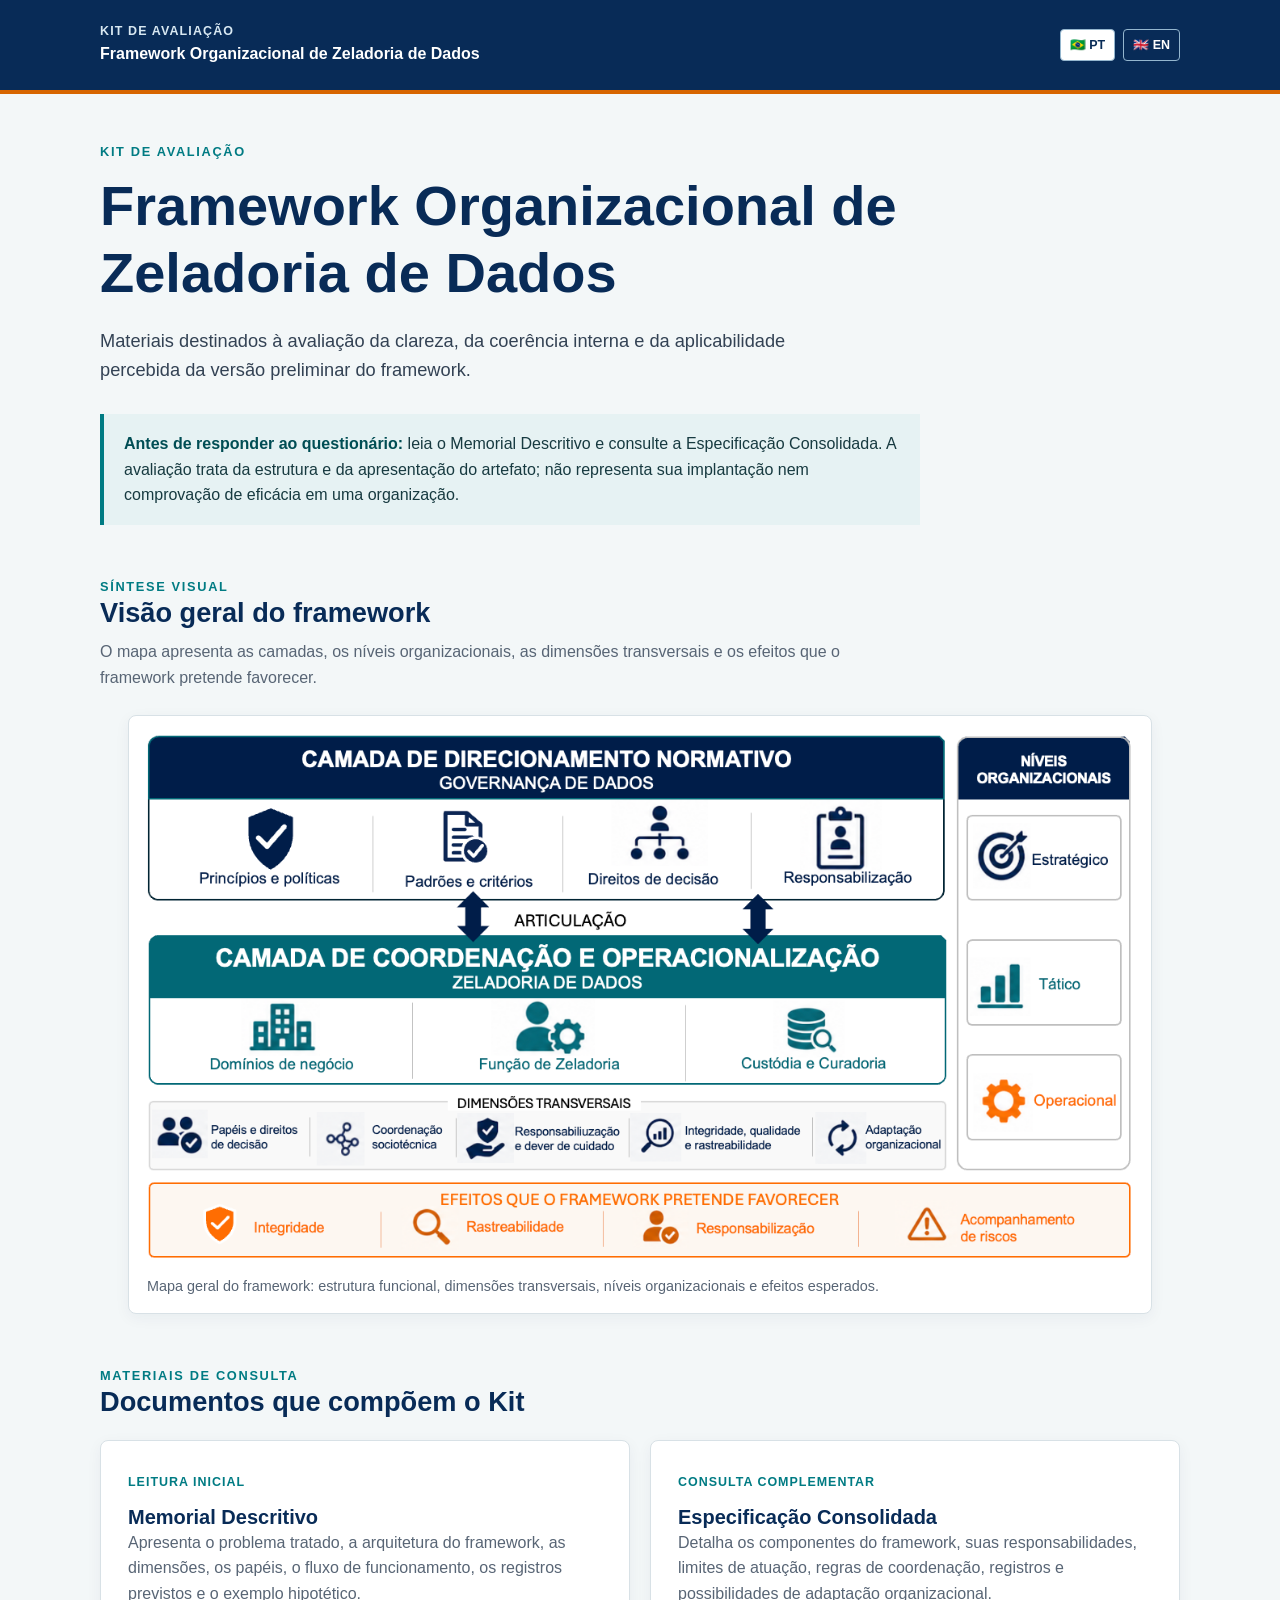
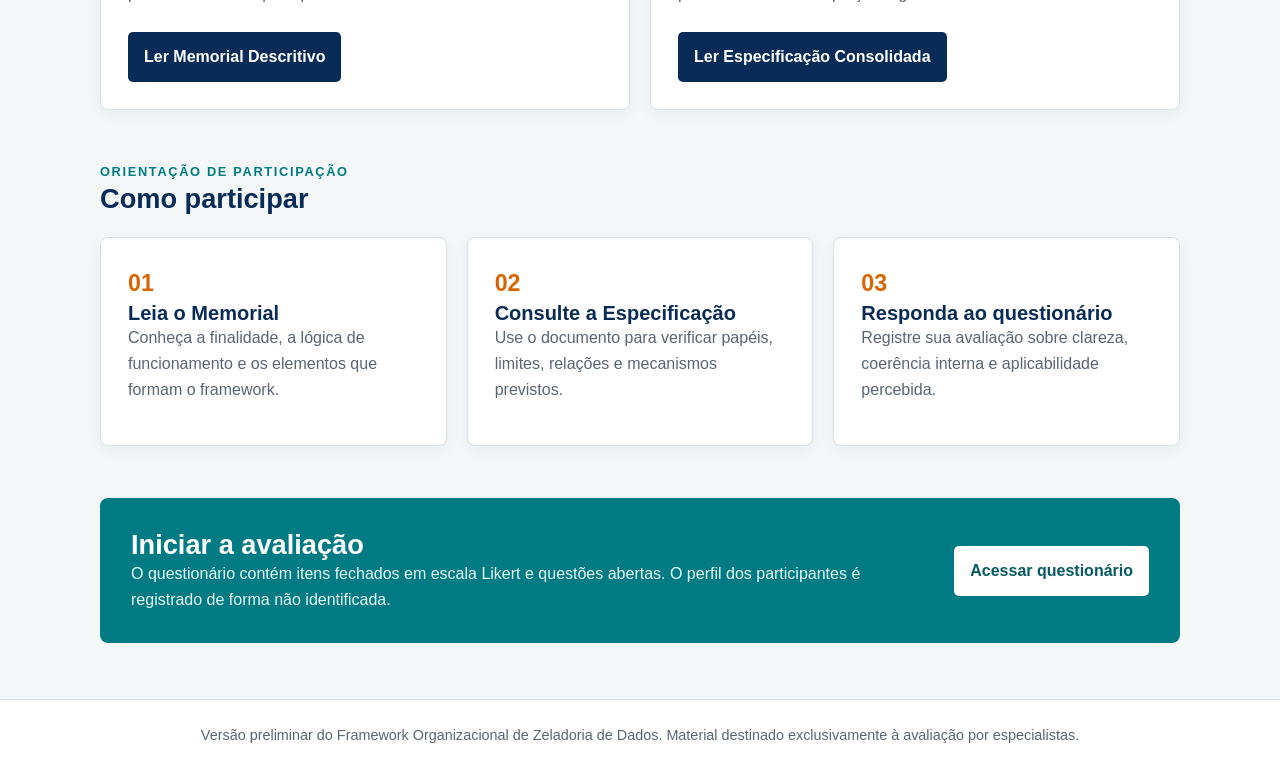
<file: index.html>
<!doctype html>
<html lang="pt-BR">
  <head>
    <meta charset="utf-8">
    <meta name="viewport" content="width=device-width, initial-scale=1">
    <meta name="description" content="Kit de Avaliação do Framework Organizacional de Zeladoria de Dados.">
    <title>Kit de Avaliação | Framework Organizacional de Zeladoria de Dados</title>
    <link rel="stylesheet" href="kit.css?v=2.2">
  </head>
  <body class="landing-page">
<header class="site-header">
  <div class="site-shell header-inner">
    <div class="brand-copy">
      <span class="header-eyebrow">Kit de Avaliação</span>
      <a class="brand-title" href="index.html">Framework Organizacional de Zeladoria de Dados</a>
    </div>
    <nav class="language" aria-label="Idioma">
      <a href="index.html" title="Português" class="active">🇧🇷 PT</a>
      <a href="index-en.html" title="English">🇬🇧 EN</a>
    </nav>
  </div>
</header>

    <main class="site-shell landing-main">
      <div class="eyebrow">Kit de Avaliação</div>
      <h1>Framework Organizacional de Zeladoria de Dados</h1>
      <p class="lead">Materiais destinados à avaliação da clareza, da coerência interna e da aplicabilidade percebida da versão preliminar do framework.</p>
      <aside class="notice"><strong>Antes de responder ao questionário:</strong> leia o Memorial Descritivo e consulte a Especificação Consolidada. A avaliação trata da estrutura e da apresentação do artefato; não representa sua implantação nem comprovação de eficácia em uma organização.</aside>

      <section class="visual-section" aria-labelledby="visao-geral">
        <div class="eyebrow">Síntese visual</div>
        <h2 id="visao-geral">Visão geral do framework</h2>
        <p>O mapa apresenta as camadas, os níveis organizacionais, as dimensões transversais e os efeitos que o framework pretende favorecer.</p>
        <figure class="framework-visual framework-visual--overview">
          <img src="mapa-geral-framework.png" alt="Mapa geral do Framework Organizacional de Zeladoria de Dados" loading="lazy">
          <figcaption>Mapa geral do framework: estrutura funcional, dimensões transversais, níveis organizacionais e efeitos esperados.</figcaption>
        </figure>
      </section>

      <section aria-labelledby="materiais">
        <div class="eyebrow">Materiais de consulta</div>
        <h2 id="materiais">Documentos que compõem o Kit</h2>
        <div class="grid">
          <article class="card">
            <div class="tag">Leitura inicial</div>
            <h3>Memorial Descritivo</h3>
            <p>Apresenta o problema tratado, a arquitetura do framework, as dimensões, os papéis, o fluxo de funcionamento, os registros previstos e o exemplo hipotético.</p>
            <a class="button" href="memorial.html">Ler Memorial Descritivo</a>
          </article>
          <article class="card">
            <div class="tag">Consulta complementar</div>
            <h3>Especificação Consolidada</h3>
            <p>Detalha os componentes do framework, suas responsabilidades, limites de atuação, regras de coordenação, registros e possibilidades de adaptação organizacional.</p>
            <a class="button" href="especificacao.html">Ler Especificação Consolidada</a>
          </article>
        </div>
      </section>

      <section aria-labelledby="participar">
        <div class="eyebrow">Orientação de participação</div>
        <h2 id="participar">Como participar</h2>
        <div class="grid steps">
          <article class="card"><div class="step-number">01</div>
<h3>Leia o Memorial</h3>
<p>Conheça a finalidade, a lógica de funcionamento e os elementos que formam o framework.</p></article>
          <article class="card"><div class="step-number">02</div>
<h3>Consulte a Especificação</h3>
<p>Use o documento para verificar papéis, limites, relações e mecanismos previstos.</p></article>
          <article class="card"><div class="step-number">03</div>
<h3>Responda ao questionário</h3>
<p>Registre sua avaliação sobre clareza, coerência interna e aplicabilidade percebida.</p></article>
        </div>
      </section>

      <section>
        <div class="cta">
          <div>
<h2>Iniciar a avaliação</h2>
<p>O questionário contém itens fechados em escala Likert e questões abertas. O perfil dos participantes é registrado de forma não identificada.</p>
</div>
          <a class="button" id="link-questionario" href="#">Acessar questionário</a>
        </div>
      </section>
    </main>

    <footer class="site-footer"><div class="site-shell footer-inner">Versão preliminar do Framework Organizacional de Zeladoria de Dados. Material destinado exclusivamente à avaliação por especialistas.</div></footer>
    <script src="links.js"></script>
  </body>
</html>
</file>
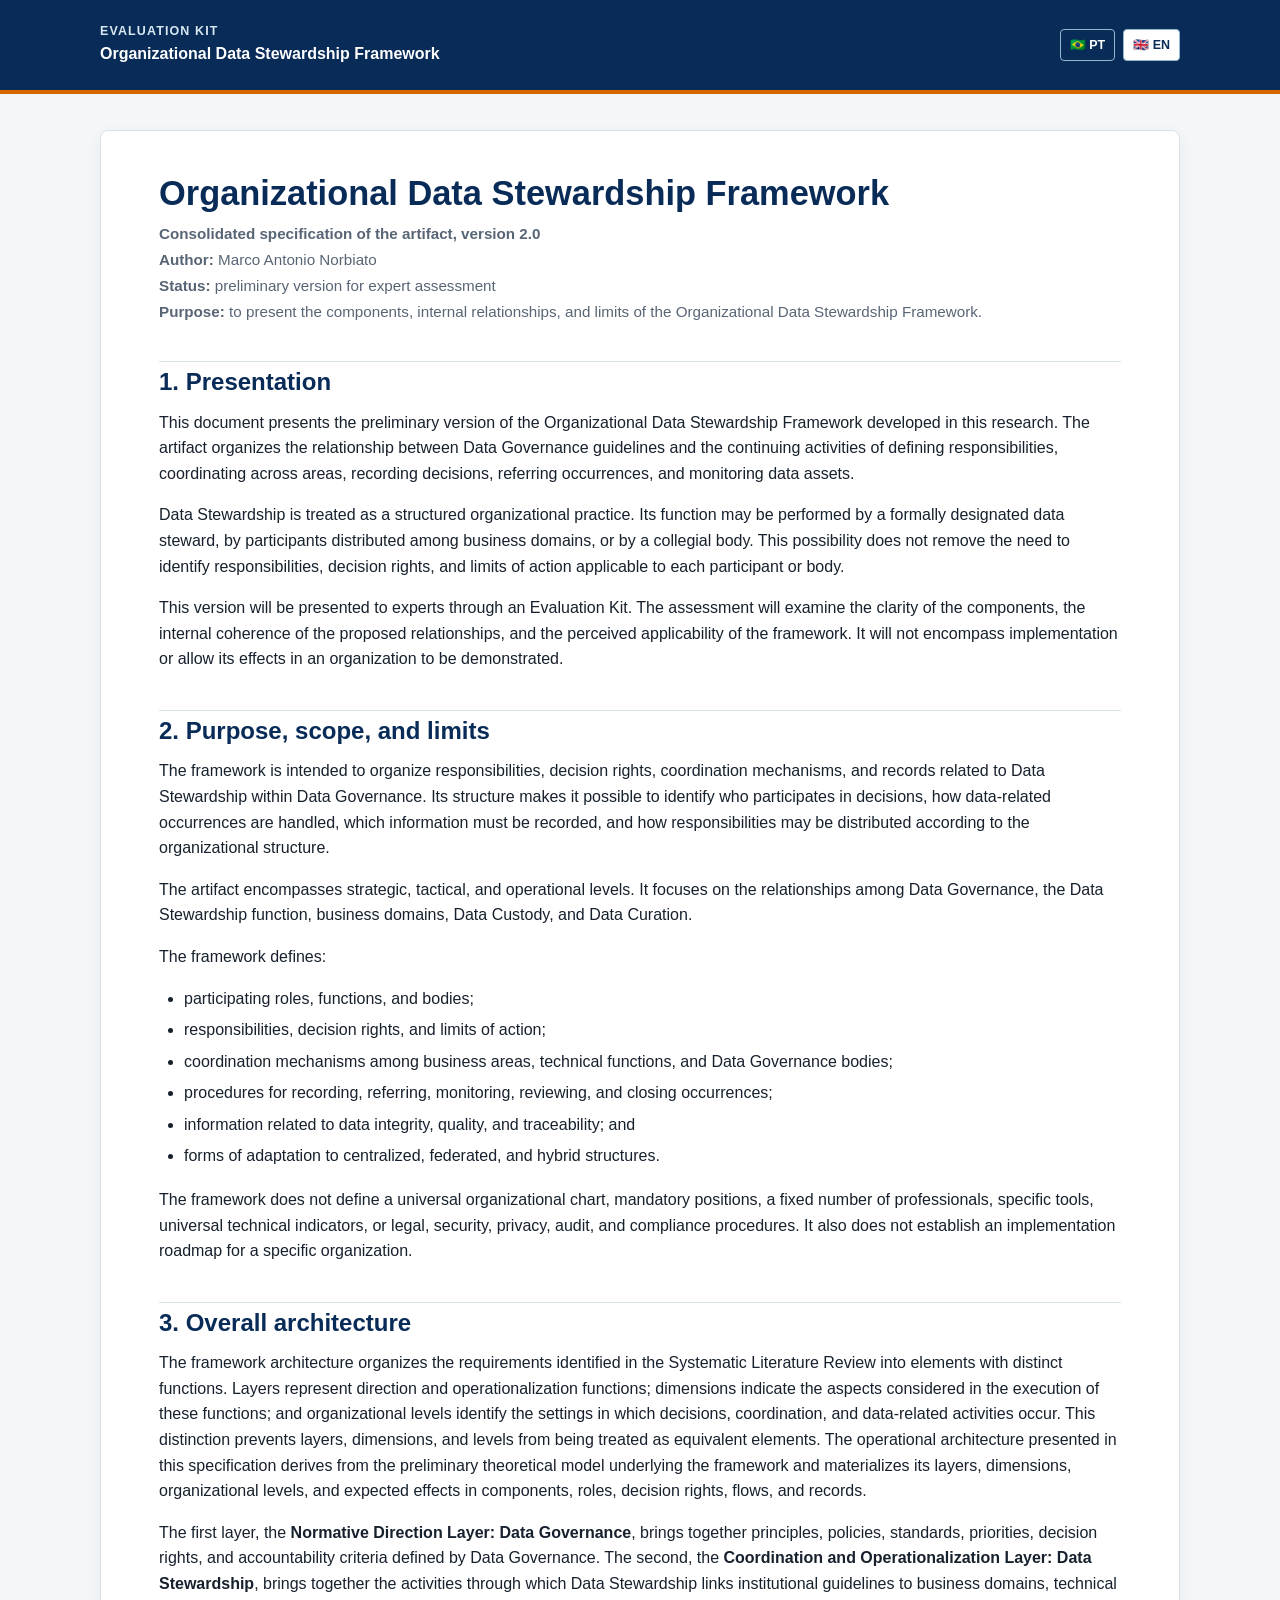
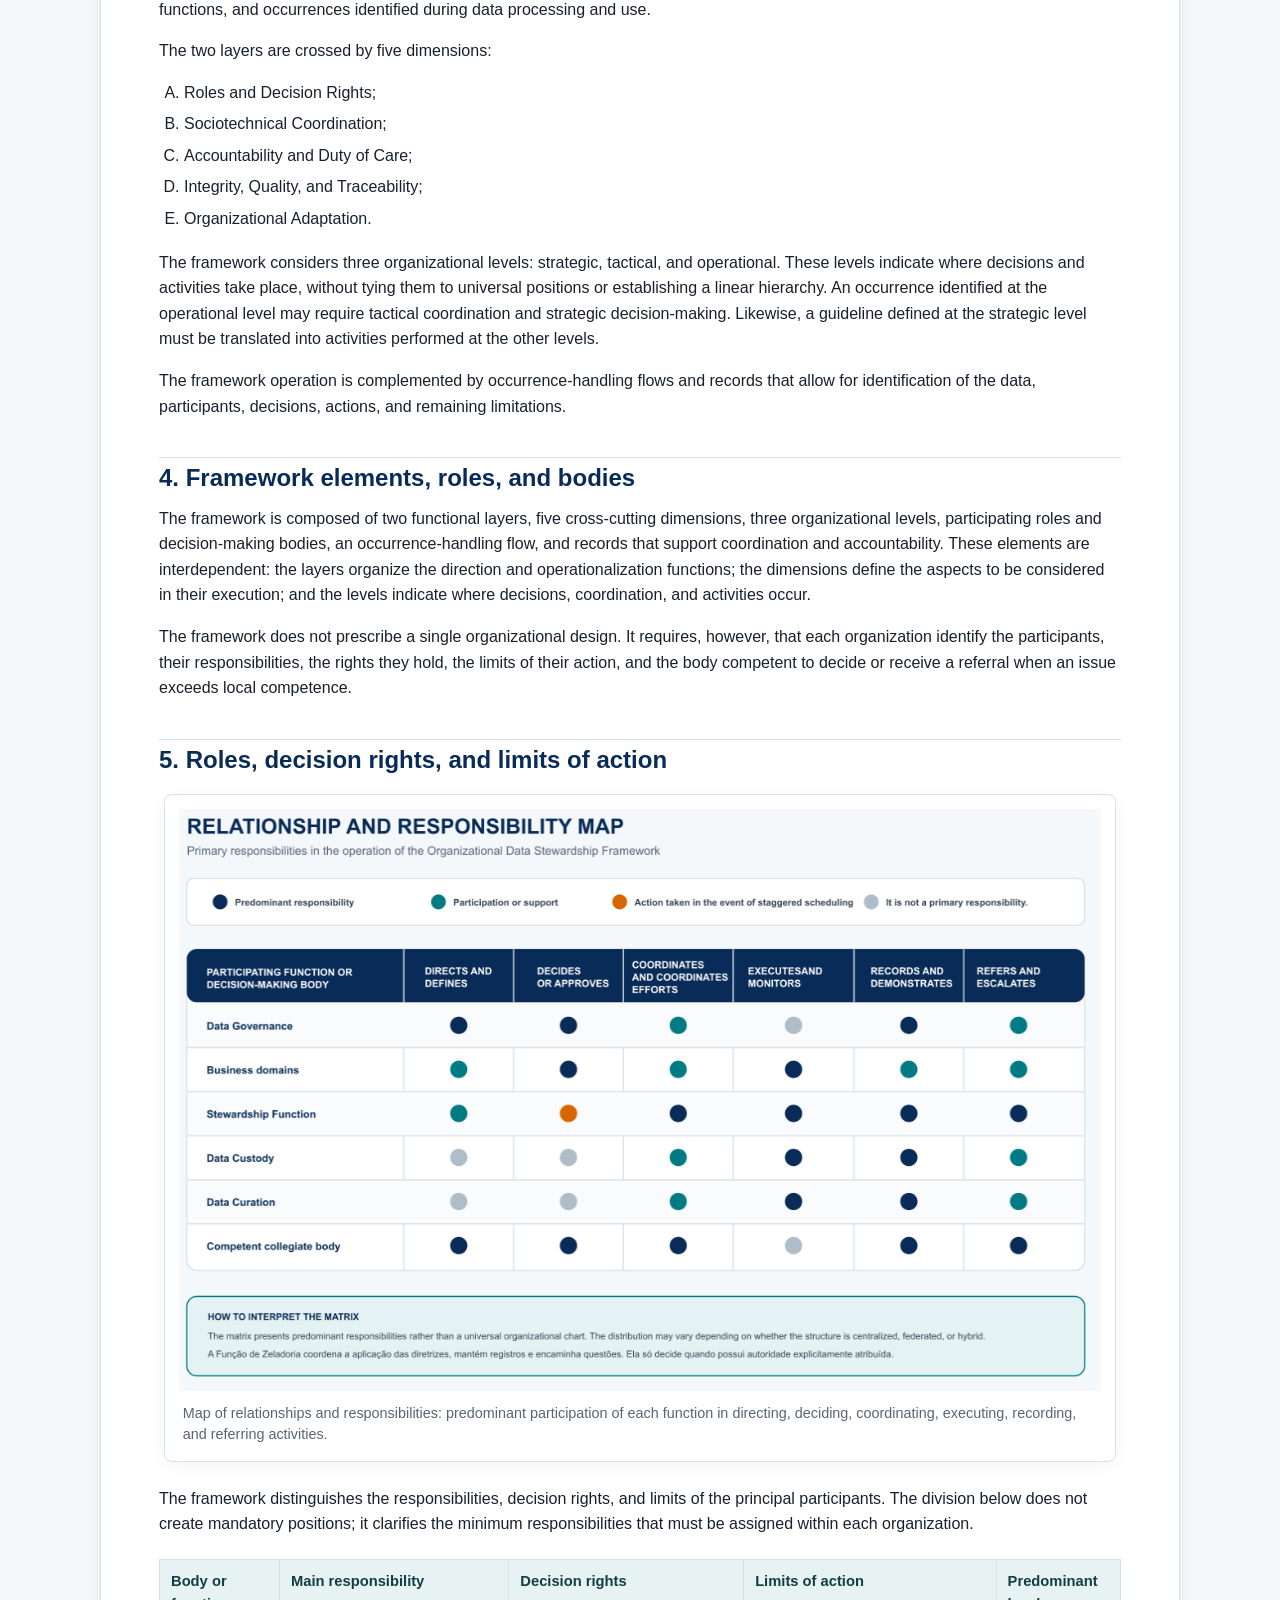
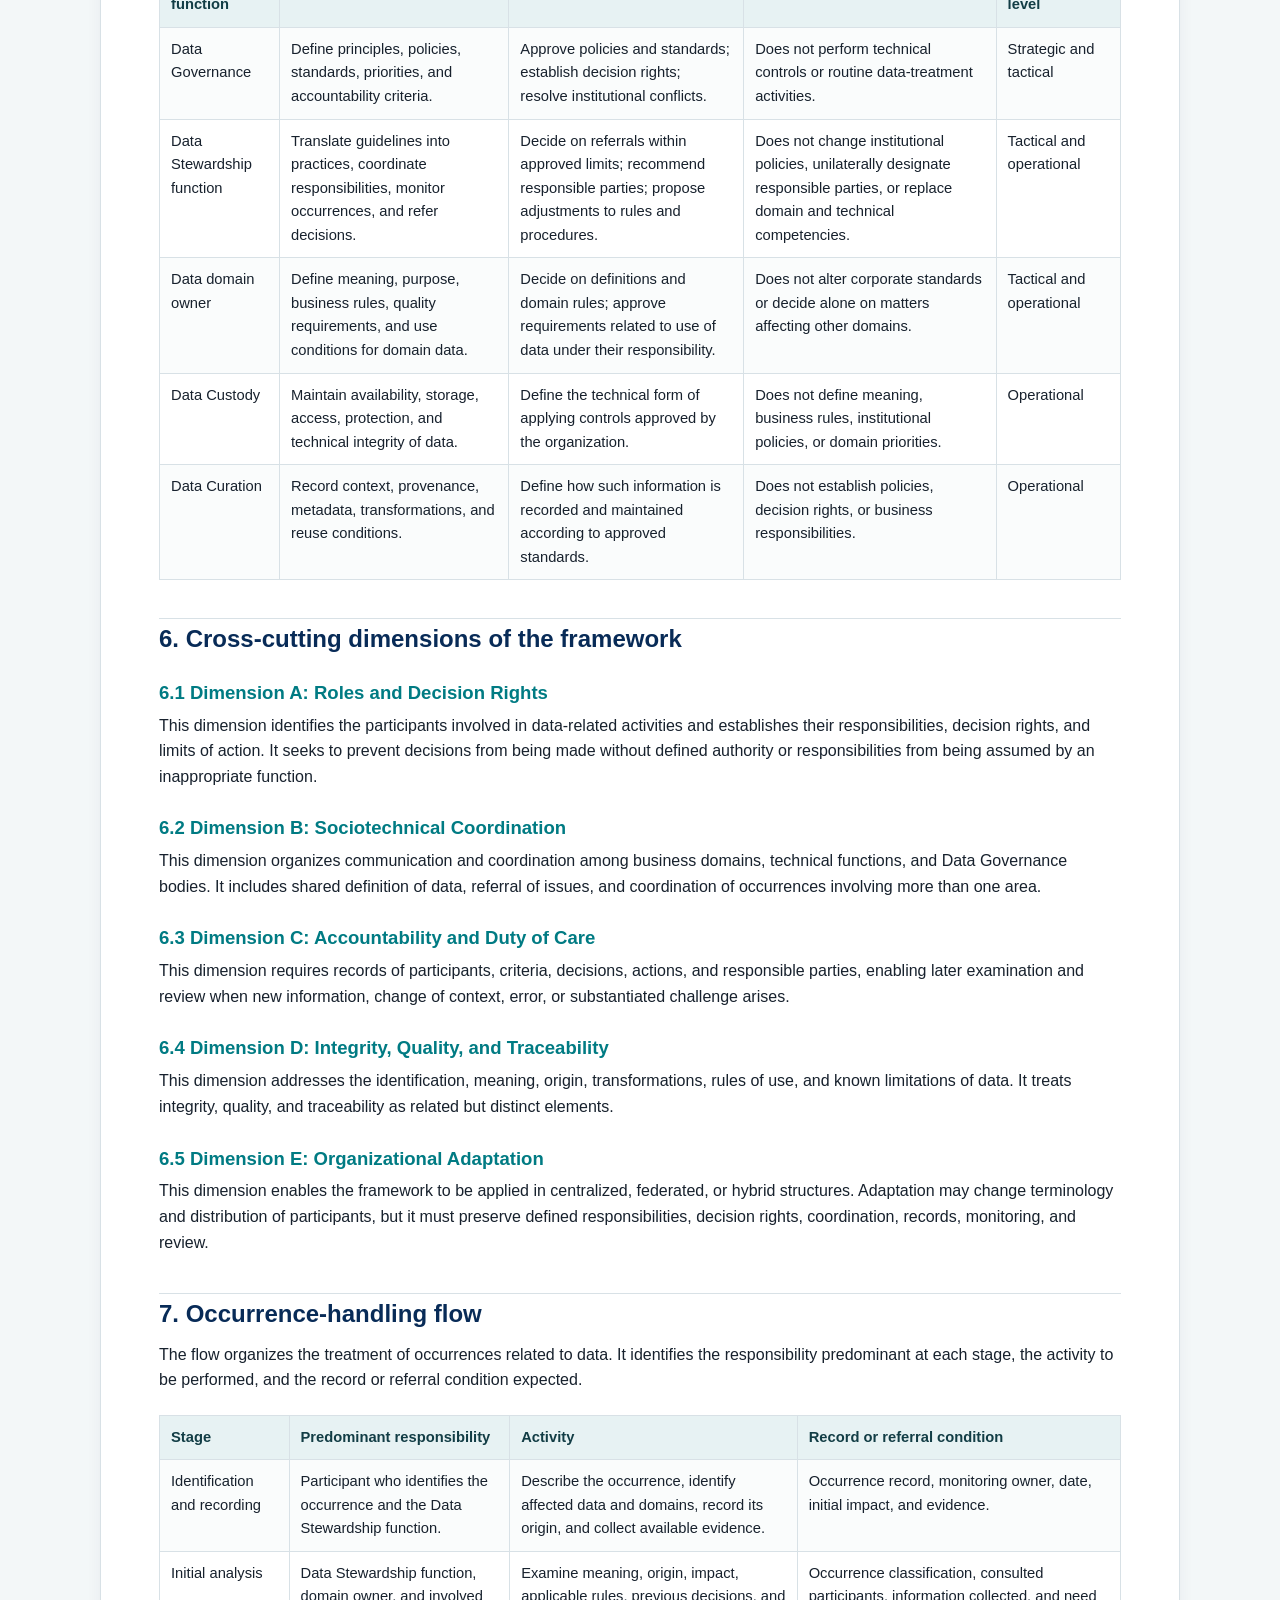
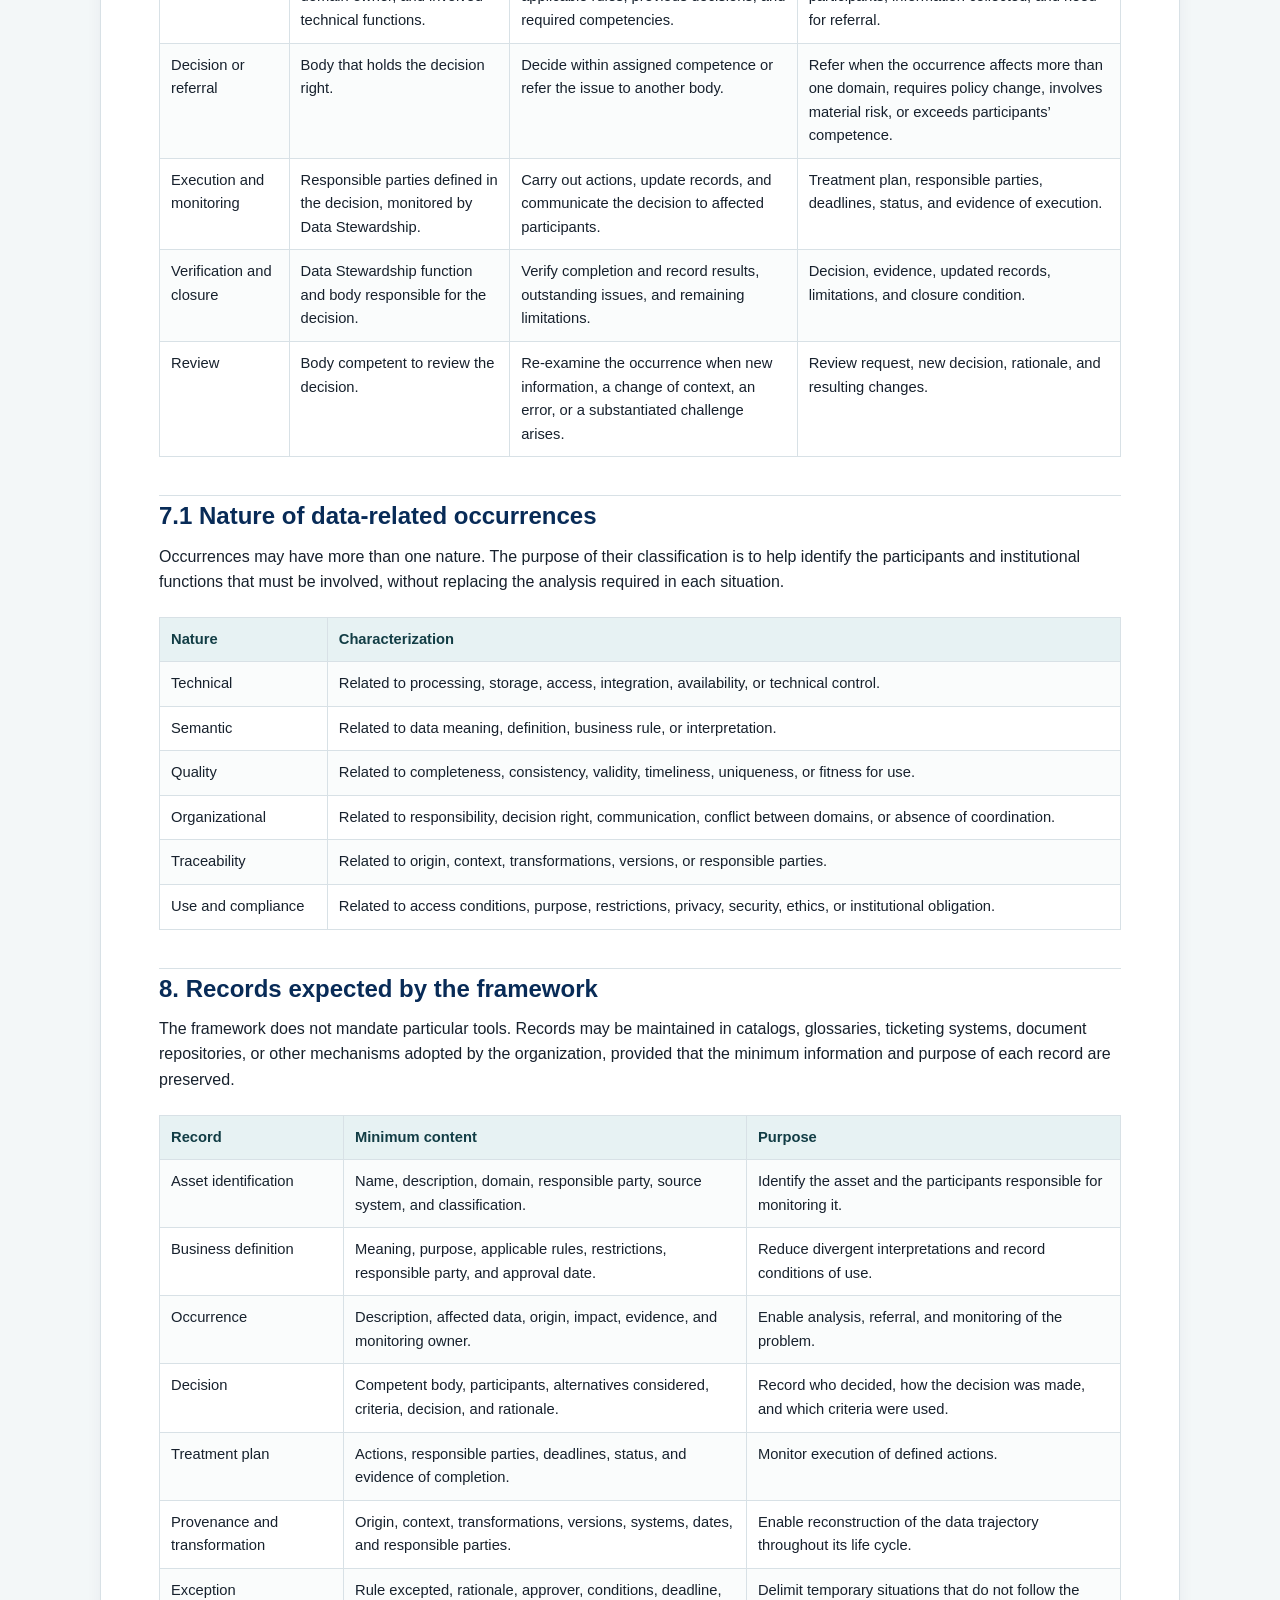
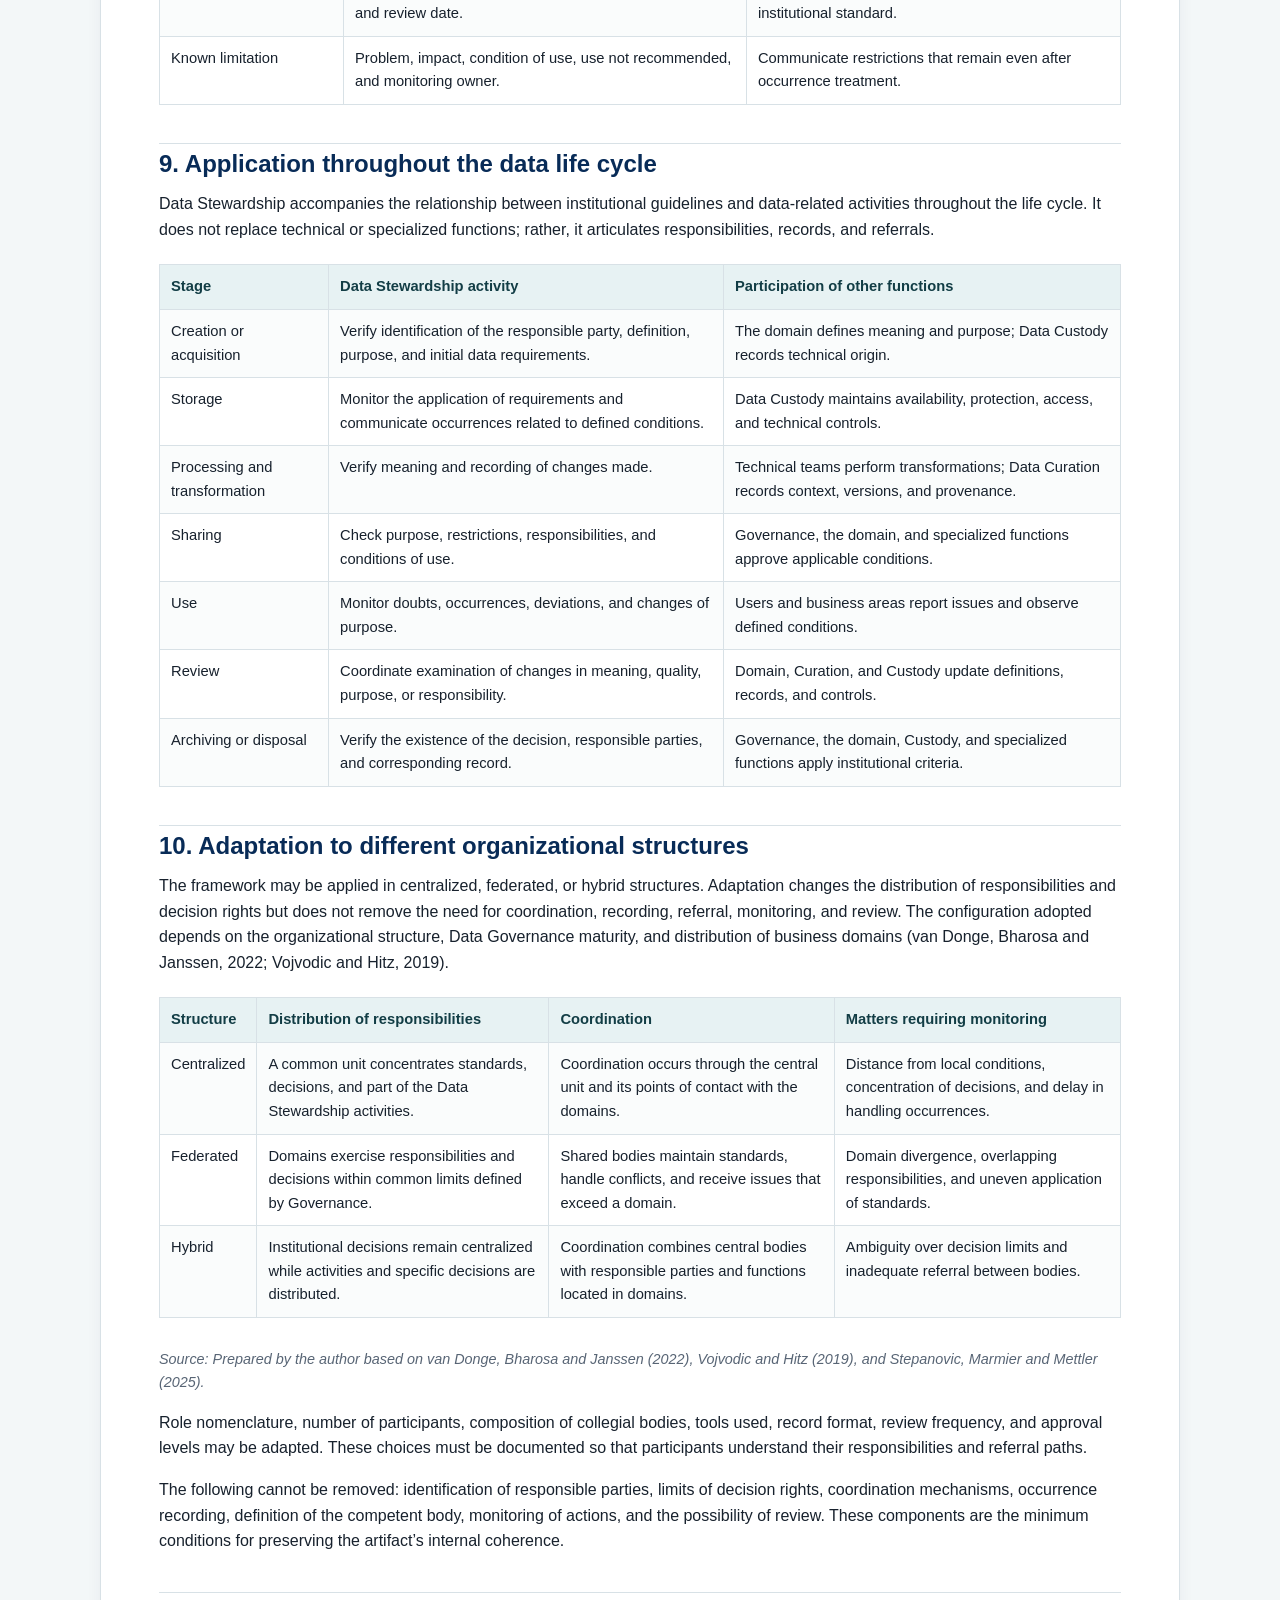
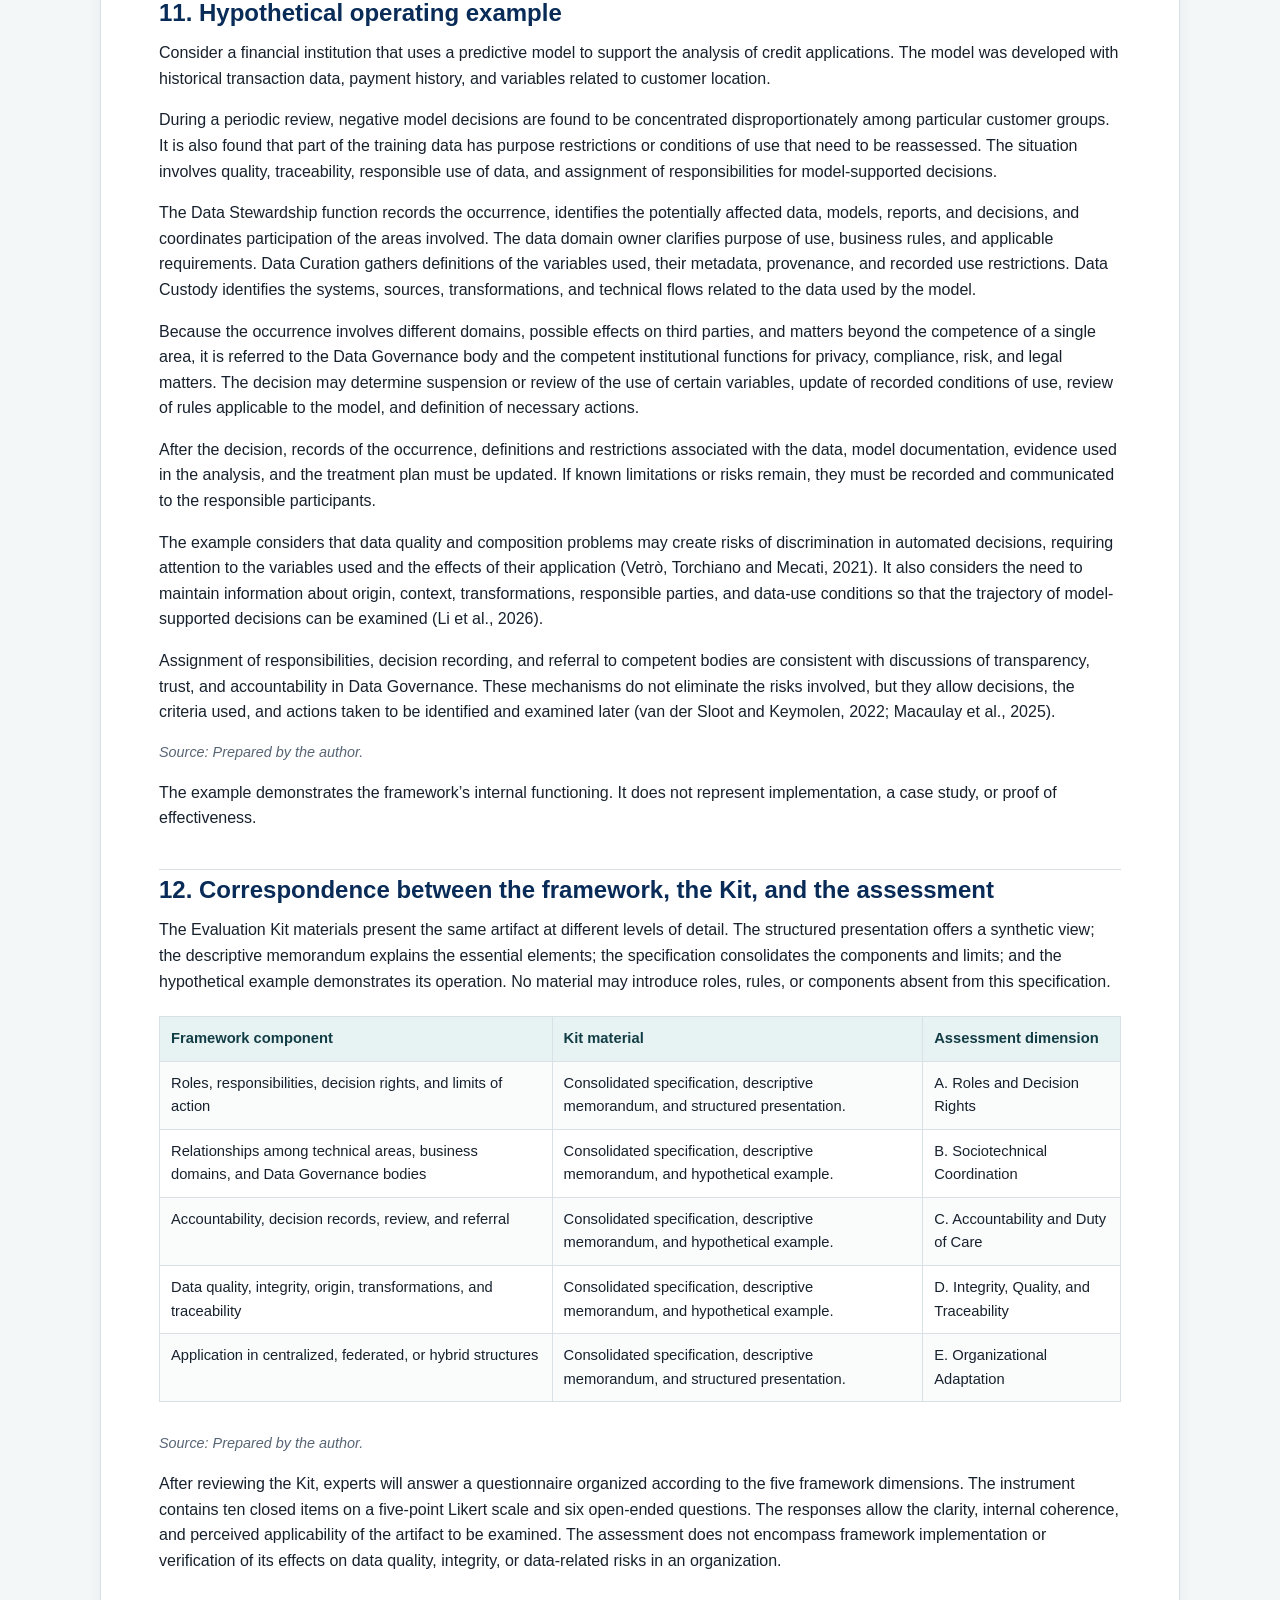
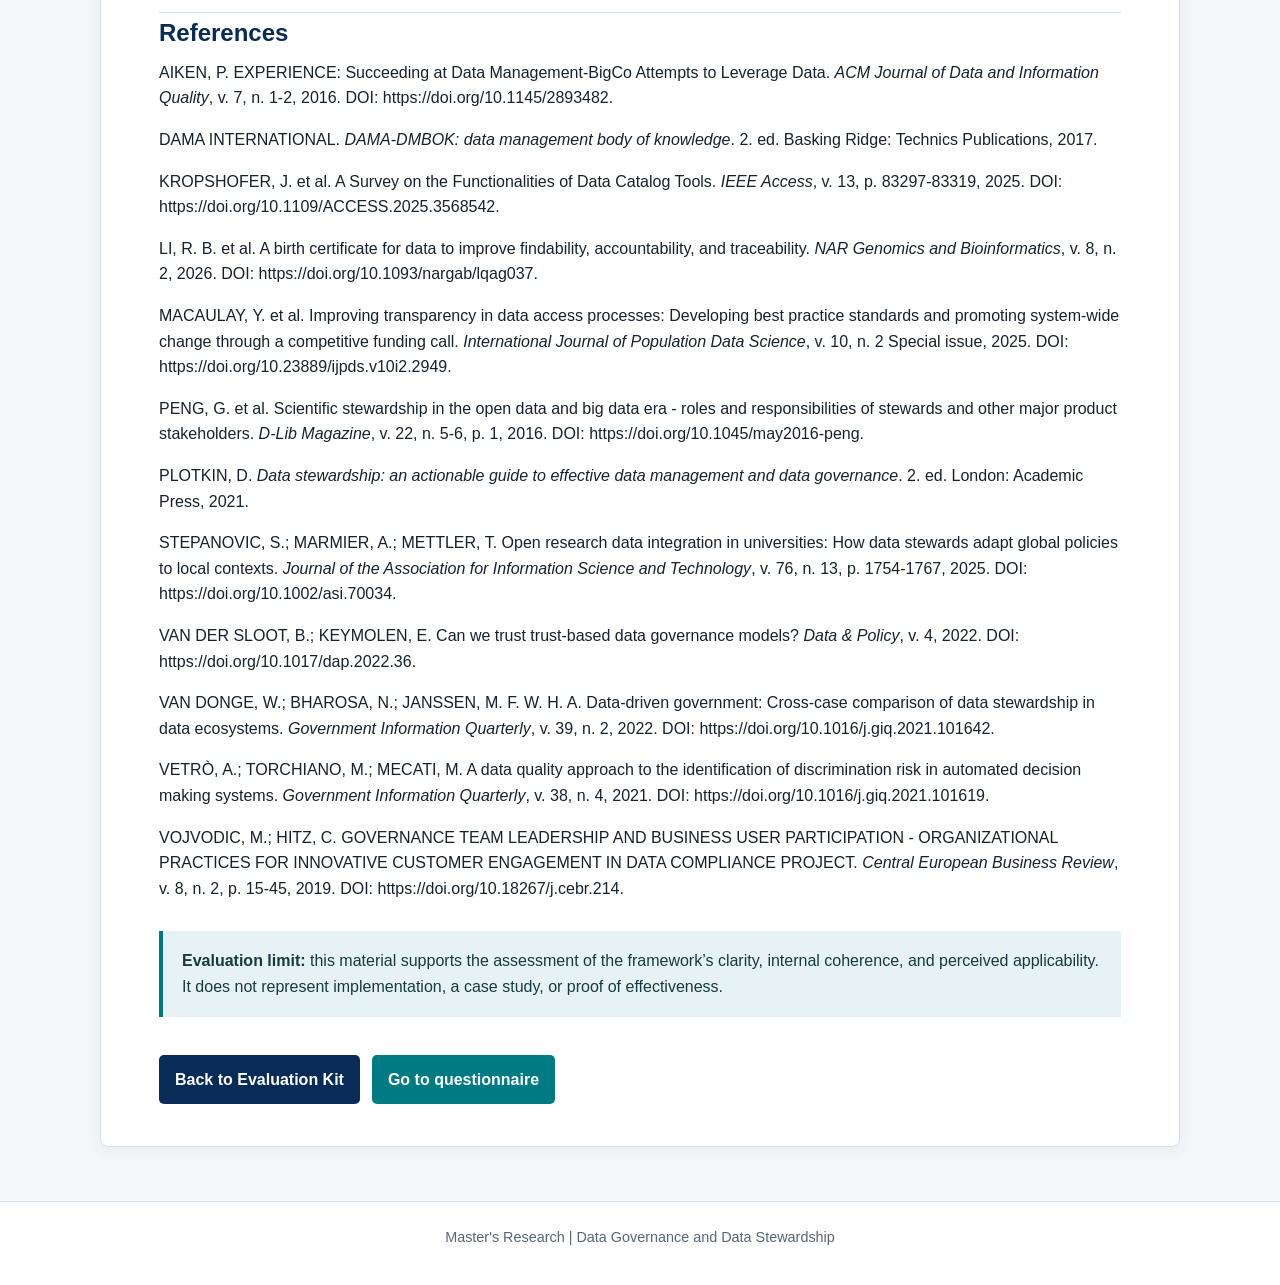
<file: especificacao-en.html>
<!doctype html>
<html lang="en">
<head>
<meta charset="utf-8">
<meta name="viewport" content="width=device-width,initial-scale=1">
<title>Consolidated Specification | Organizational Data Stewardship Framework</title>
<link rel="stylesheet" href="kit.css?v=2.2">
</head>
<body class="document-page">
<header class="site-header">
  <div class="site-shell header-inner">
    <div class="brand-copy">
      <span class="header-eyebrow">Evaluation Kit</span>
      <a class="brand-title" href="index-en.html">Organizational Data Stewardship Framework</a>
    </div>
    <nav class="language" aria-label="Language">
      <a href="especificacao.html" title="Português">🇧🇷 PT</a>
      <a href="especificacao-en.html" title="English" class="active">🇬🇧 EN</a>
    </nav>
  </div>
</header><main class="site-shell document-main">
<h1>Organizational Data Stewardship Framework</h1>
<p class="meta"><strong>Consolidated specification of the artifact, version 2.0</strong></p>
<p class="meta"><strong>Author:</strong> Marco Antonio Norbiato</p>
<p class="meta"><strong>Status:</strong> preliminary version for expert assessment</p>
<p class="meta"><strong>Purpose:</strong> to present the components, internal relationships, and limits of the Organizational Data Stewardship Framework.</p>
<h2>1. Presentation</h2>
<p>This document presents the preliminary version of the Organizational Data Stewardship Framework developed in this research. The artifact organizes the relationship between Data Governance guidelines and the continuing activities of defining responsibilities, coordinating across areas, recording decisions, referring occurrences, and monitoring data assets.</p>
<p>Data Stewardship is treated as a structured organizational practice. Its function may be performed by a formally designated data steward, by participants distributed among business domains, or by a collegial body. This possibility does not remove the need to identify responsibilities, decision rights, and limits of action applicable to each participant or body.</p>
<p>This version will be presented to experts through an Evaluation Kit. The assessment will examine the clarity of the components, the internal coherence of the proposed relationships, and the perceived applicability of the framework. It will not encompass implementation or allow its effects in an organization to be demonstrated.</p>
<h2>2. Purpose, scope, and limits</h2>
<p>The framework is intended to organize responsibilities, decision rights, coordination mechanisms, and records related to Data Stewardship within Data Governance. Its structure makes it possible to identify who participates in decisions, how data-related occurrences are handled, which information must be recorded, and how responsibilities may be distributed according to the organizational structure.</p>
<p>The artifact encompasses strategic, tactical, and operational levels. It focuses on the relationships among Data Governance, the Data Stewardship function, business domains, Data Custody, and Data Curation.</p>
<p>The framework defines:</p>
<ul>
<li>participating roles, functions, and bodies;</li>
<li>responsibilities, decision rights, and limits of action;</li>
<li>coordination mechanisms among business areas, technical functions, and Data Governance bodies;</li>
<li>procedures for recording, referring, monitoring, reviewing, and closing occurrences;</li>
<li>information related to data integrity, quality, and traceability; and</li>
<li>forms of adaptation to centralized, federated, and hybrid structures.</li>
</ul>
<p>The framework does not define a universal organizational chart, mandatory positions, a fixed number of professionals, specific tools, universal technical indicators, or legal, security, privacy, audit, and compliance procedures. It also does not establish an implementation roadmap for a specific organization.</p>
<h2>3. Overall architecture</h2>
<p>The framework architecture organizes the requirements identified in the Systematic Literature Review into elements with distinct functions. Layers represent direction and operationalization functions; dimensions indicate the aspects considered in the execution of these functions; and organizational levels identify the settings in which decisions, coordination, and data-related activities occur. This distinction prevents layers, dimensions, and levels from being treated as equivalent elements. The operational architecture presented in this specification derives from the preliminary theoretical model underlying the framework and materializes its layers, dimensions, organizational levels, and expected effects in components, roles, decision rights, flows, and records.</p>
<p>The first layer, the <strong>Normative Direction Layer: Data Governance</strong>, brings together principles, policies, standards, priorities, decision rights, and accountability criteria defined by Data Governance. The second, the <strong>Coordination and Operationalization Layer: Data Stewardship</strong>, brings together the activities through which Data Stewardship links institutional guidelines to business domains, technical functions, and occurrences identified during data processing and use.</p>
<p>The two layers are crossed by five dimensions:</p>
<ol type="A">
<li>Roles and Decision Rights;</li>
<li>Sociotechnical Coordination;</li>
<li>Accountability and Duty of Care;</li>
<li>Integrity, Quality, and Traceability;</li>
<li>Organizational Adaptation.</li>
</ol>
<p>The framework considers three organizational levels: strategic, tactical, and operational. These levels indicate where decisions and activities take place, without tying them to universal positions or establishing a linear hierarchy. An occurrence identified at the operational level may require tactical coordination and strategic decision-making. Likewise, a guideline defined at the strategic level must be translated into activities performed at the other levels.</p>
<p>The framework operation is complemented by occurrence-handling flows and records that allow for identification of the data, participants, decisions, actions, and remaining limitations.</p>
<h2>4. Framework elements, roles, and bodies</h2>
<p>The framework is composed of two functional layers, five cross-cutting dimensions, three organizational levels, participating roles and decision-making bodies, an occurrence-handling flow, and records that support coordination and accountability. These elements are interdependent: the layers organize the direction and operationalization functions; the dimensions define the aspects to be considered in their execution; and the levels indicate where decisions, coordination, and activities occur.</p>
<p>The framework does not prescribe a single organizational design. It requires, however, that each organization identify the participants, their responsibilities, the rights they hold, the limits of their action, and the body competent to decide or receive a referral when an issue exceeds local competence.</p>
<h2>5. Roles, decision rights, and limits of action</h2>
<figure class="framework-visual framework-visual--matrix">
<img src="mapa-relacionamentos-responsabilidades-en.png" alt="Map of framework relationships and responsibilities" loading="lazy">
<figcaption>Map of relationships and responsibilities: predominant participation of each function in directing, deciding, coordinating, executing, recording, and referring activities.</figcaption>
</figure>
<p>The framework distinguishes the responsibilities, decision rights, and limits of the principal participants. The division below does not create mandatory positions; it clarifies the minimum responsibilities that must be assigned within each organization.</p>
<table>
<tr>
<th>Body or function</th>
<th>Main responsibility</th>
<th>Decision rights</th>
<th>Limits of action</th>
<th>Predominant level</th>
</tr>
<tr>
<td>Data Governance</td>
<td>Define principles, policies, standards, priorities, and accountability criteria.</td>
<td>Approve policies and standards; establish decision rights; resolve institutional conflicts.</td>
<td>Does not perform technical controls or routine data-treatment activities.</td>
<td>Strategic and tactical</td>
</tr>
<tr>
<td>Data Stewardship function</td>
<td>Translate guidelines into practices, coordinate responsibilities, monitor occurrences, and refer decisions.</td>
<td>Decide on referrals within approved limits; recommend responsible parties; propose adjustments to rules and procedures.</td>
<td>Does not change institutional policies, unilaterally designate responsible parties, or replace domain and technical competencies.</td>
<td>Tactical and operational</td>
</tr>
<tr>
<td>Data domain owner</td>
<td>Define meaning, purpose, business rules, quality requirements, and use conditions for domain data.</td>
<td>Decide on definitions and domain rules; approve requirements related to use of data under their responsibility.</td>
<td>Does not alter corporate standards or decide alone on matters affecting other domains.</td>
<td>Tactical and operational</td>
</tr>
<tr>
<td>Data Custody</td>
<td>Maintain availability, storage, access, protection, and technical integrity of data.</td>
<td>Define the technical form of applying controls approved by the organization.</td>
<td>Does not define meaning, business rules, institutional policies, or domain priorities.</td>
<td>Operational</td>
</tr>
<tr>
<td>Data Curation</td>
<td>Record context, provenance, metadata, transformations, and reuse conditions.</td>
<td>Define how such information is recorded and maintained according to approved standards.</td>
<td>Does not establish policies, decision rights, or business responsibilities.</td>
<td>Operational</td>
</tr>
</table>
<h2>6. Cross-cutting dimensions of the framework</h2>
<h3>6.1 Dimension A: Roles and Decision Rights</h3>
<p>This dimension identifies the participants involved in data-related activities and establishes their responsibilities, decision rights, and limits of action. It seeks to prevent decisions from being made without defined authority or responsibilities from being assumed by an inappropriate function.</p>
<h3>6.2 Dimension B: Sociotechnical Coordination</h3>
<p>This dimension organizes communication and coordination among business domains, technical functions, and Data Governance bodies. It includes shared definition of data, referral of issues, and coordination of occurrences involving more than one area.</p>
<h3>6.3 Dimension C: Accountability and Duty of Care</h3>
<p>This dimension requires records of participants, criteria, decisions, actions, and responsible parties, enabling later examination and review when new information, change of context, error, or substantiated challenge arises.</p>
<h3>6.4 Dimension D: Integrity, Quality, and Traceability</h3>
<p>This dimension addresses the identification, meaning, origin, transformations, rules of use, and known limitations of data. It treats integrity, quality, and traceability as related but distinct elements.</p>
<h3>6.5 Dimension E: Organizational Adaptation</h3>
<p>This dimension enables the framework to be applied in centralized, federated, or hybrid structures. Adaptation may change terminology and distribution of participants, but it must preserve defined responsibilities, decision rights, coordination, records, monitoring, and review.</p>
<h2>7. Occurrence-handling flow</h2>
<p>The flow organizes the treatment of occurrences related to data. It identifies the responsibility predominant at each stage, the activity to be performed, and the record or referral condition expected.</p>
<table>
<tr>
<th>Stage</th>
<th>Predominant responsibility</th>
<th>Activity</th>
<th>Record or referral condition</th>
</tr>
<tr>
<td>Identification and recording</td>
<td>Participant who identifies the occurrence and the Data Stewardship function.</td>
<td>Describe the occurrence, identify affected data and domains, record its origin, and collect available evidence.</td>
<td>Occurrence record, monitoring owner, date, initial impact, and evidence.</td>
</tr>
<tr>
<td>Initial analysis</td>
<td>Data Stewardship function, domain owner, and involved technical functions.</td>
<td>Examine meaning, origin, impact, applicable rules, previous decisions, and required competencies.</td>
<td>Occurrence classification, consulted participants, information collected, and need for referral.</td>
</tr>
<tr>
<td>Decision or referral</td>
<td>Body that holds the decision right.</td>
<td>Decide within assigned competence or refer the issue to another body.</td>
<td>Refer when the occurrence affects more than one domain, requires policy change, involves material risk, or exceeds participants’ competence.</td>
</tr>
<tr>
<td>Execution and monitoring</td>
<td>Responsible parties defined in the decision, monitored by Data Stewardship.</td>
<td>Carry out actions, update records, and communicate the decision to affected participants.</td>
<td>Treatment plan, responsible parties, deadlines, status, and evidence of execution.</td>
</tr>
<tr>
<td>Verification and closure</td>
<td>Data Stewardship function and body responsible for the decision.</td>
<td>Verify completion and record results, outstanding issues, and remaining limitations.</td>
<td>Decision, evidence, updated records, limitations, and closure condition.</td>
</tr>
<tr>
<td>Review</td>
<td>Body competent to review the decision.</td>
<td>Re-examine the occurrence when new information, a change of context, an error, or a substantiated challenge arises.</td>
<td>Review request, new decision, rationale, and resulting changes.</td>
</tr>
</table>
<h2>7.1 Nature of data-related occurrences</h2>
<p>Occurrences may have more than one nature. The purpose of their classification is to help identify the participants and institutional functions that must be involved, without replacing the analysis required in each situation.</p>
<table>
<tr>
<th>Nature</th>
<th>Characterization</th>
</tr>
<tr>
<td>Technical</td>
<td>Related to processing, storage, access, integration, availability, or technical control.</td>
</tr>
<tr>
<td>Semantic</td>
<td>Related to data meaning, definition, business rule, or interpretation.</td>
</tr>
<tr>
<td>Quality</td>
<td>Related to completeness, consistency, validity, timeliness, uniqueness, or fitness for use.</td>
</tr>
<tr>
<td>Organizational</td>
<td>Related to responsibility, decision right, communication, conflict between domains, or absence of coordination.</td>
</tr>
<tr>
<td>Traceability</td>
<td>Related to origin, context, transformations, versions, or responsible parties.</td>
</tr>
<tr>
<td>Use and compliance</td>
<td>Related to access conditions, purpose, restrictions, privacy, security, ethics, or institutional obligation.</td>
</tr>
</table>
<h2>8. Records expected by the framework</h2>
<p>The framework does not mandate particular tools. Records may be maintained in catalogs, glossaries, ticketing systems, document repositories, or other mechanisms adopted by the organization, provided that the minimum information and purpose of each record are preserved.</p>
<table>
<tr>
<th>Record</th>
<th>Minimum content</th>
<th>Purpose</th>
</tr>
<tr>
<td>Asset identification</td>
<td>Name, description, domain, responsible party, source system, and classification.</td>
<td>Identify the asset and the participants responsible for monitoring it.</td>
</tr>
<tr>
<td>Business definition</td>
<td>Meaning, purpose, applicable rules, restrictions, responsible party, and approval date.</td>
<td>Reduce divergent interpretations and record conditions of use.</td>
</tr>
<tr>
<td>Occurrence</td>
<td>Description, affected data, origin, impact, evidence, and monitoring owner.</td>
<td>Enable analysis, referral, and monitoring of the problem.</td>
</tr>
<tr>
<td>Decision</td>
<td>Competent body, participants, alternatives considered, criteria, decision, and rationale.</td>
<td>Record who decided, how the decision was made, and which criteria were used.</td>
</tr>
<tr>
<td>Treatment plan</td>
<td>Actions, responsible parties, deadlines, status, and evidence of completion.</td>
<td>Monitor execution of defined actions.</td>
</tr>
<tr>
<td>Provenance and transformation</td>
<td>Origin, context, transformations, versions, systems, dates, and responsible parties.</td>
<td>Enable reconstruction of the data trajectory throughout its life cycle.</td>
</tr>
<tr>
<td>Exception</td>
<td>Rule excepted, rationale, approver, conditions, deadline, and review date.</td>
<td>Delimit temporary situations that do not follow the institutional standard.</td>
</tr>
<tr>
<td>Known limitation</td>
<td>Problem, impact, condition of use, use not recommended, and monitoring owner.</td>
<td>Communicate restrictions that remain even after occurrence treatment.</td>
</tr>
</table>
<h2>9. Application throughout the data life cycle</h2>
<p>Data Stewardship accompanies the relationship between institutional guidelines and data-related activities throughout the life cycle. It does not replace technical or specialized functions; rather, it articulates responsibilities, records, and referrals.</p>
<table>
<tr>
<th>Stage</th>
<th>Data Stewardship activity</th>
<th>Participation of other functions</th>
</tr>
<tr>
<td>Creation or acquisition</td>
<td>Verify identification of the responsible party, definition, purpose, and initial data requirements.</td>
<td>The domain defines meaning and purpose; Data Custody records technical origin.</td>
</tr>
<tr>
<td>Storage</td>
<td>Monitor the application of requirements and communicate occurrences related to defined conditions.</td>
<td>Data Custody maintains availability, protection, access, and technical controls.</td>
</tr>
<tr>
<td>Processing and transformation</td>
<td>Verify meaning and recording of changes made.</td>
<td>Technical teams perform transformations; Data Curation records context, versions, and provenance.</td>
</tr>
<tr>
<td>Sharing</td>
<td>Check purpose, restrictions, responsibilities, and conditions of use.</td>
<td>Governance, the domain, and specialized functions approve applicable conditions.</td>
</tr>
<tr>
<td>Use</td>
<td>Monitor doubts, occurrences, deviations, and changes of purpose.</td>
<td>Users and business areas report issues and observe defined conditions.</td>
</tr>
<tr>
<td>Review</td>
<td>Coordinate examination of changes in meaning, quality, purpose, or responsibility.</td>
<td>Domain, Curation, and Custody update definitions, records, and controls.</td>
</tr>
<tr>
<td>Archiving or disposal</td>
<td>Verify the existence of the decision, responsible parties, and corresponding record.</td>
<td>Governance, the domain, Custody, and specialized functions apply institutional criteria.</td>
</tr>
</table>
<h2>10. Adaptation to different organizational structures</h2>
<p>The framework may be applied in centralized, federated, or hybrid structures. Adaptation changes the distribution of responsibilities and decision rights but does not remove the need for coordination, recording, referral, monitoring, and review. The configuration adopted depends on the organizational structure, Data Governance maturity, and distribution of business domains (van Donge, Bharosa and Janssen, 2022; Vojvodic and Hitz, 2019).</p>
<table>
<tr>
<th>Structure</th>
<th>Distribution of responsibilities</th>
<th>Coordination</th>
<th>Matters requiring monitoring</th>
</tr>
<tr>
<td>Centralized</td>
<td>A common unit concentrates standards, decisions, and part of the Data Stewardship activities.</td>
<td>Coordination occurs through the central unit and its points of contact with the domains.</td>
<td>Distance from local conditions, concentration of decisions, and delay in handling occurrences.</td>
</tr>
<tr>
<td>Federated</td>
<td>Domains exercise responsibilities and decisions within common limits defined by Governance.</td>
<td>Shared bodies maintain standards, handle conflicts, and receive issues that exceed a domain.</td>
<td>Domain divergence, overlapping responsibilities, and uneven application of standards.</td>
</tr>
<tr>
<td>Hybrid</td>
<td>Institutional decisions remain centralized while activities and specific decisions are distributed.</td>
<td>Coordination combines central bodies with responsible parties and functions located in domains.</td>
<td>Ambiguity over decision limits and inadequate referral between bodies.</td>
</tr>
</table>
<p class="source">Source: Prepared by the author based on van Donge, Bharosa and Janssen (2022), Vojvodic and Hitz (2019), and Stepanovic, Marmier and Mettler (2025).</p>
<p>Role nomenclature, number of participants, composition of collegial bodies, tools used, record format, review frequency, and approval levels may be adapted. These choices must be documented so that participants understand their responsibilities and referral paths.</p>
<p>The following cannot be removed: identification of responsible parties, limits of decision rights, coordination mechanisms, occurrence recording, definition of the competent body, monitoring of actions, and the possibility of review. These components are the minimum conditions for preserving the artifact’s internal coherence.</p>
<h2>11. Hypothetical operating example</h2>
<p>Consider a financial institution that uses a predictive model to support the analysis of credit applications. The model was developed with historical transaction data, payment history, and variables related to customer location.</p>
<p>During a periodic review, negative model decisions are found to be concentrated disproportionately among particular customer groups. It is also found that part of the training data has purpose restrictions or conditions of use that need to be reassessed. The situation involves quality, traceability, responsible use of data, and assignment of responsibilities for model-supported decisions.</p>
<p>The Data Stewardship function records the occurrence, identifies the potentially affected data, models, reports, and decisions, and coordinates participation of the areas involved. The data domain owner clarifies purpose of use, business rules, and applicable requirements. Data Curation gathers definitions of the variables used, their metadata, provenance, and recorded use restrictions. Data Custody identifies the systems, sources, transformations, and technical flows related to the data used by the model.</p>
<p>Because the occurrence involves different domains, possible effects on third parties, and matters beyond the competence of a single area, it is referred to the Data Governance body and the competent institutional functions for privacy, compliance, risk, and legal matters. The decision may determine suspension or review of the use of certain variables, update of recorded conditions of use, review of rules applicable to the model, and definition of necessary actions.</p>
<p>After the decision, records of the occurrence, definitions and restrictions associated with the data, model documentation, evidence used in the analysis, and the treatment plan must be updated. If known limitations or risks remain, they must be recorded and communicated to the responsible participants.</p>
<p>The example considers that data quality and composition problems may create risks of discrimination in automated decisions, requiring attention to the variables used and the effects of their application (Vetrò, Torchiano and Mecati, 2021). It also considers the need to maintain information about origin, context, transformations, responsible parties, and data-use conditions so that the trajectory of model-supported decisions can be examined (Li et al., 2026).</p>
<p>Assignment of responsibilities, decision recording, and referral to competent bodies are consistent with discussions of transparency, trust, and accountability in Data Governance. These mechanisms do not eliminate the risks involved, but they allow decisions, the criteria used, and actions taken to be identified and examined later (van der Sloot and Keymolen, 2022; Macaulay et al., 2025).</p>
<p class="source">Source: Prepared by the author.</p>
<p>The example demonstrates the framework’s internal functioning. It does not represent implementation, a case study, or proof of effectiveness.</p>
<h2>12. Correspondence between the framework, the Kit, and the assessment</h2>
<p>The Evaluation Kit materials present the same artifact at different levels of detail. The structured presentation offers a synthetic view; the descriptive memorandum explains the essential elements; the specification consolidates the components and limits; and the hypothetical example demonstrates its operation. No material may introduce roles, rules, or components absent from this specification.</p>
<table>
<tr>
<th>Framework component</th>
<th>Kit material</th>
<th>Assessment dimension</th>
</tr>
<tr>
<td>Roles, responsibilities, decision rights, and limits of action</td>
<td>Consolidated specification, descriptive memorandum, and structured presentation.</td>
<td>A. Roles and Decision Rights</td>
</tr>
<tr>
<td>Relationships among technical areas, business domains, and Data Governance bodies</td>
<td>Consolidated specification, descriptive memorandum, and hypothetical example.</td>
<td>B. Sociotechnical Coordination</td>
</tr>
<tr>
<td>Accountability, decision records, review, and referral</td>
<td>Consolidated specification, descriptive memorandum, and hypothetical example.</td>
<td>C. Accountability and Duty of Care</td>
</tr>
<tr>
<td>Data quality, integrity, origin, transformations, and traceability</td>
<td>Consolidated specification, descriptive memorandum, and hypothetical example.</td>
<td>D. Integrity, Quality, and Traceability</td>
</tr>
<tr>
<td>Application in centralized, federated, or hybrid structures</td>
<td>Consolidated specification, descriptive memorandum, and structured presentation.</td>
<td>E. Organizational Adaptation</td>
</tr>
</table>
<p class="source">Source: Prepared by the author.</p>
<p>After reviewing the Kit, experts will answer a questionnaire organized according to the five framework dimensions. The instrument contains ten closed items on a five-point Likert scale and six open-ended questions. The responses allow the clarity, internal coherence, and perceived applicability of the artifact to be examined. The assessment does not encompass framework implementation or verification of its effects on data quality, integrity, or data-related risks in an organization.</p>
<h2>References</h2>
<p>AIKEN, P. EXPERIENCE: Succeeding at Data Management-BigCo Attempts to Leverage Data. <em>ACM </em><em>Journal</em><em> </em><em>of</em><em> Data </em><em>and</em><em> </em><em>Information</em><em> </em><em>Quality</em>, v. 7, n. 1-2, 2016. DOI: https://doi.org/10.1145/2893482.</p>
<p>DAMA INTERNATIONAL. <em>DAMA-DMBOK: data management body </em><em>of</em><em> </em><em>knowledge</em>. 2. ed. Basking Ridge: Technics Publications, 2017.</p>
<p>KROPSHOFER, J. et al. A Survey on the Functionalities of Data Catalog Tools. <em>IEEE Access</em>, v. 13, p. 83297-83319, 2025. DOI: https://doi.org/10.1109/ACCESS.2025.3568542.</p>
<p>LI, R. B. et al. A birth certificate for data to improve findability, accountability, and traceability. <em>NAR </em><em>Genomics</em><em> </em><em>and</em><em> </em><em>Bioinformatics</em>, v. 8, n. 2, 2026. DOI: https://doi.org/10.1093/nargab/lqag037.</p>
<p>MACAULAY, Y. et al. Improving transparency in data access processes: Developing best practice standards and promoting system-wide change through a competitive funding call. <em>International</em><em> </em><em>Journal</em><em> </em><em>of</em><em> </em><em>Population</em><em> Data Science</em>, v. 10, n. 2 Special issue, 2025. DOI: https://doi.org/10.23889/ijpds.v10i2.2949.</p>
<p>PENG, G. et al. Scientific stewardship in the open data and big data era - roles and responsibilities of stewards and other major product stakeholders. <em>D-</em><em>Lib</em><em> Magazine</em>, v. 22, n. 5-6, p. 1, 2016. DOI: https://doi.org/10.1045/may2016-peng.</p>
<p>PLOTKIN, D. <em>Data stewardship: </em><em>an</em><em> </em><em>actionable</em><em> </em><em>guide</em><em> </em><em>to</em><em> </em><em>effective</em><em> data management </em><em>and</em><em> data </em><em>governance</em>. 2. ed. London: Academic Press, 2021.</p>
<p>STEPANOVIC, S.; MARMIER, A.; METTLER, T. Open research data integration in universities: How data stewards adapt global policies to local contexts. <em>Journal</em><em> </em><em>of</em><em> </em><em>the</em><em> </em><em>Association</em><em> for </em><em>Information</em><em> Science </em><em>and</em><em> Technology</em>, v. 76, n. 13, p. 1754-1767, 2025. DOI: https://doi.org/10.1002/asi.70034.</p>
<p>VAN DER SLOOT, B.; KEYMOLEN, E. Can we trust trust-based data governance models? <em>Data &amp; </em><em>Policy</em>, v. 4, 2022. DOI: https://doi.org/10.1017/dap.2022.36.</p>
<p>VAN DONGE, W.; BHAROSA, N.; JANSSEN, M. F. W. H. A. Data-driven government: Cross-case comparison of data stewardship in data ecosystems. <em>Government</em><em> </em><em>Information</em><em> </em><em>Quarterly</em>, v. 39, n. 2, 2022. DOI: https://doi.org/10.1016/j.giq.2021.101642.</p>
<p>VETRÒ, A.; TORCHIANO, M.; MECATI, M. A data quality approach to the identification of discrimination risk in automated decision making systems. <em>Government</em><em> </em><em>Information</em><em> </em><em>Quarterly</em>, v. 38, n. 4, 2021. DOI: https://doi.org/10.1016/j.giq.2021.101619.</p>
<p>VOJVODIC, M.; HITZ, C. GOVERNANCE TEAM LEADERSHIP AND BUSINESS USER PARTICIPATION - ORGANIZATIONAL PRACTICES FOR INNOVATIVE CUSTOMER ENGAGEMENT IN DATA COMPLIANCE PROJECT. <em>Central </em><em>European</em><em> Business Review</em>, v. 8, n. 2, p. 15-45, 2019. DOI: https://doi.org/10.18267/j.cebr.214.</p>
<div class="callout">
<strong>Evaluation limit:</strong> this material supports the assessment of the framework’s clarity, internal coherence, and perceived applicability. It does not represent implementation, a case study, or proof of effectiveness.</div>
<nav class="actions"><a class="button" href="index-en.html">Back to Evaluation Kit</a><a class="button alt" id="link-questionario" href="#">Go to questionnaire</a></nav></main><footer class="site-footer"><div class="site-shell footer-inner">Master's Research | Data Governance and Data Stewardship</div></footer><script src="links.js"></script>
</body>
</html>
</file>
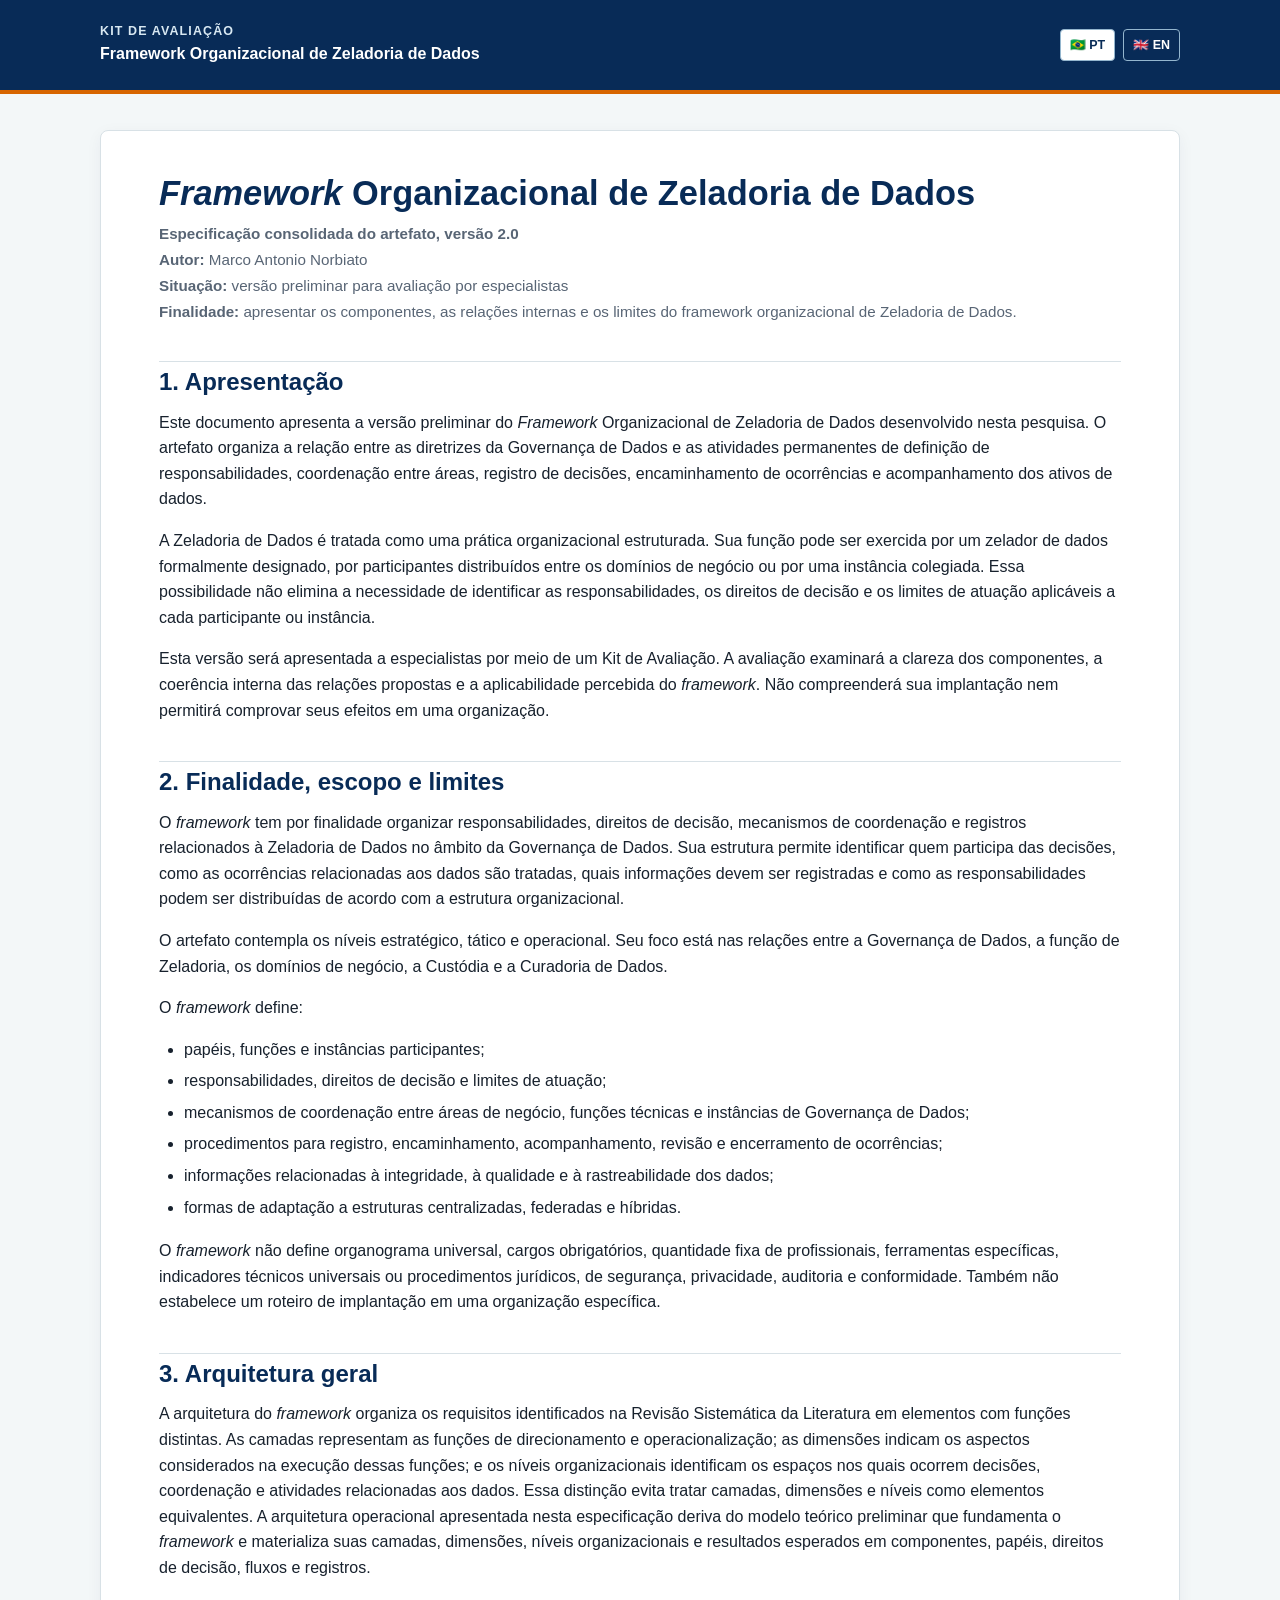
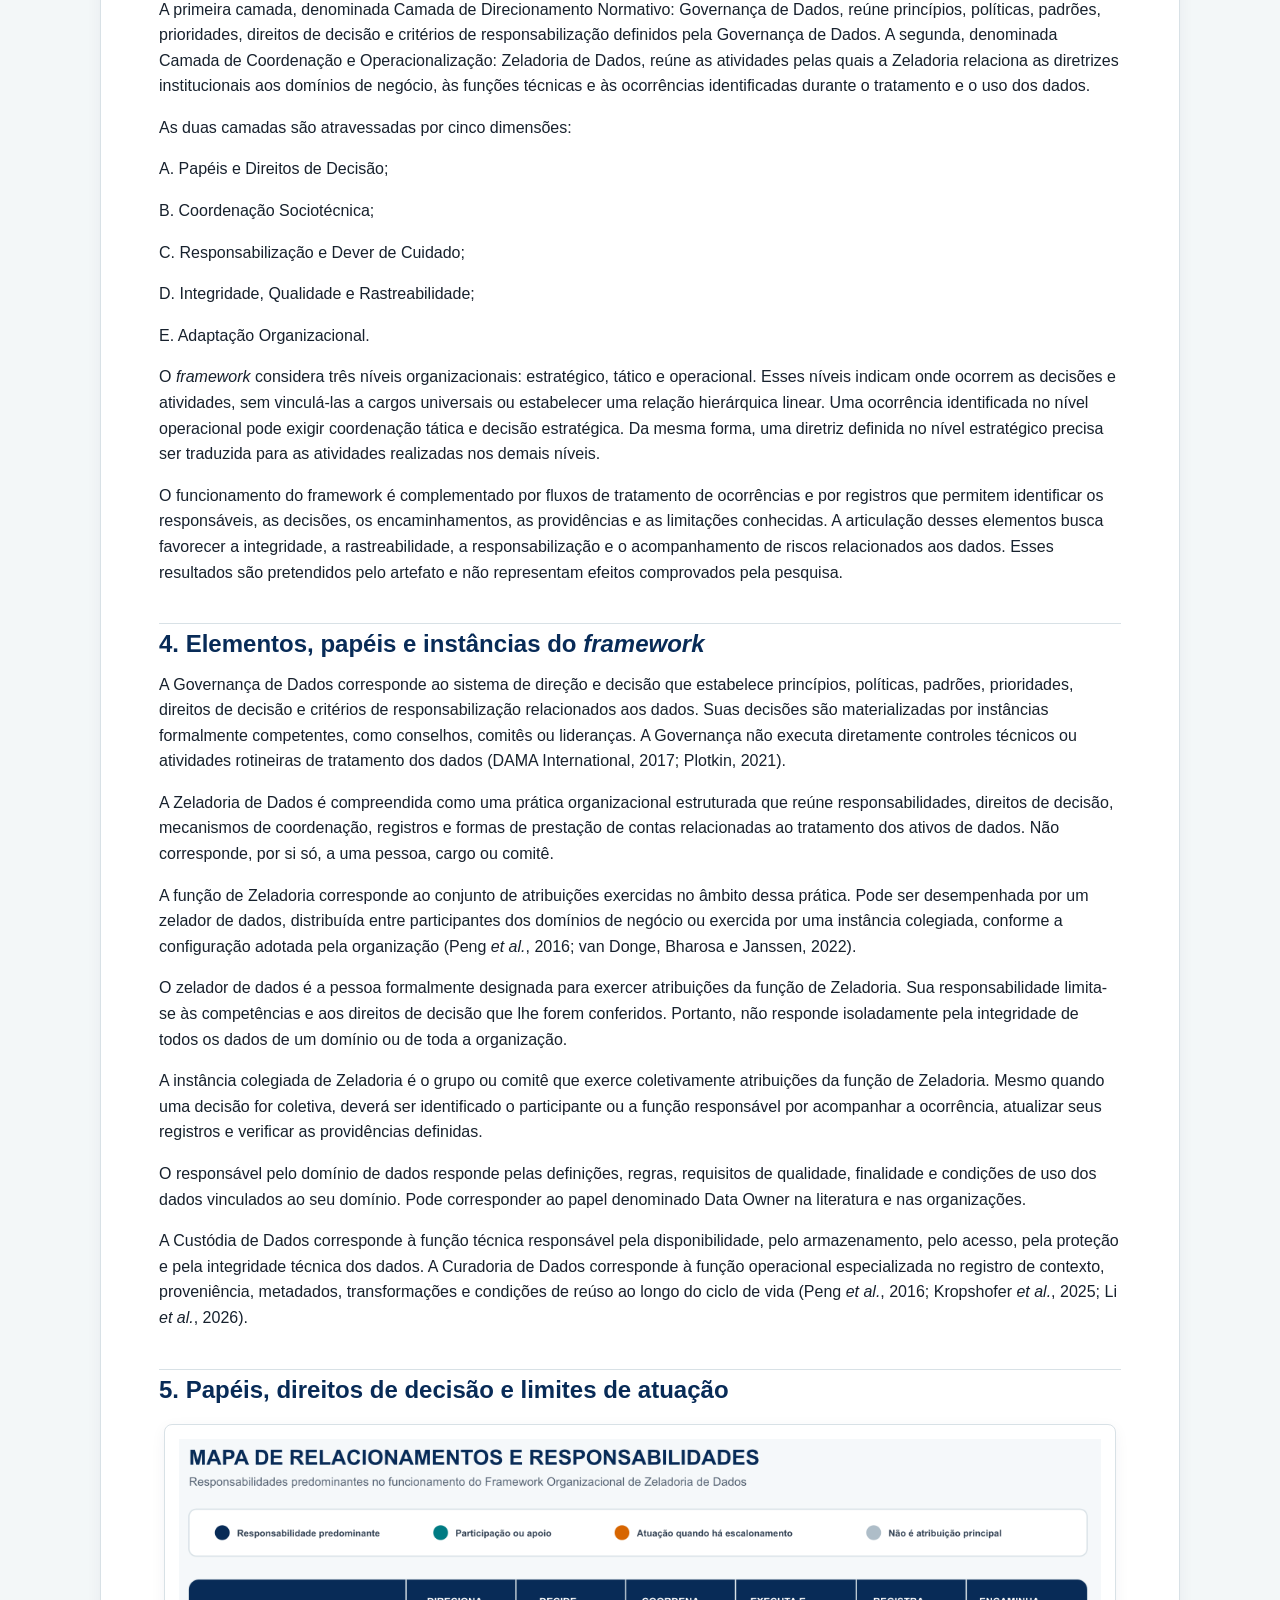
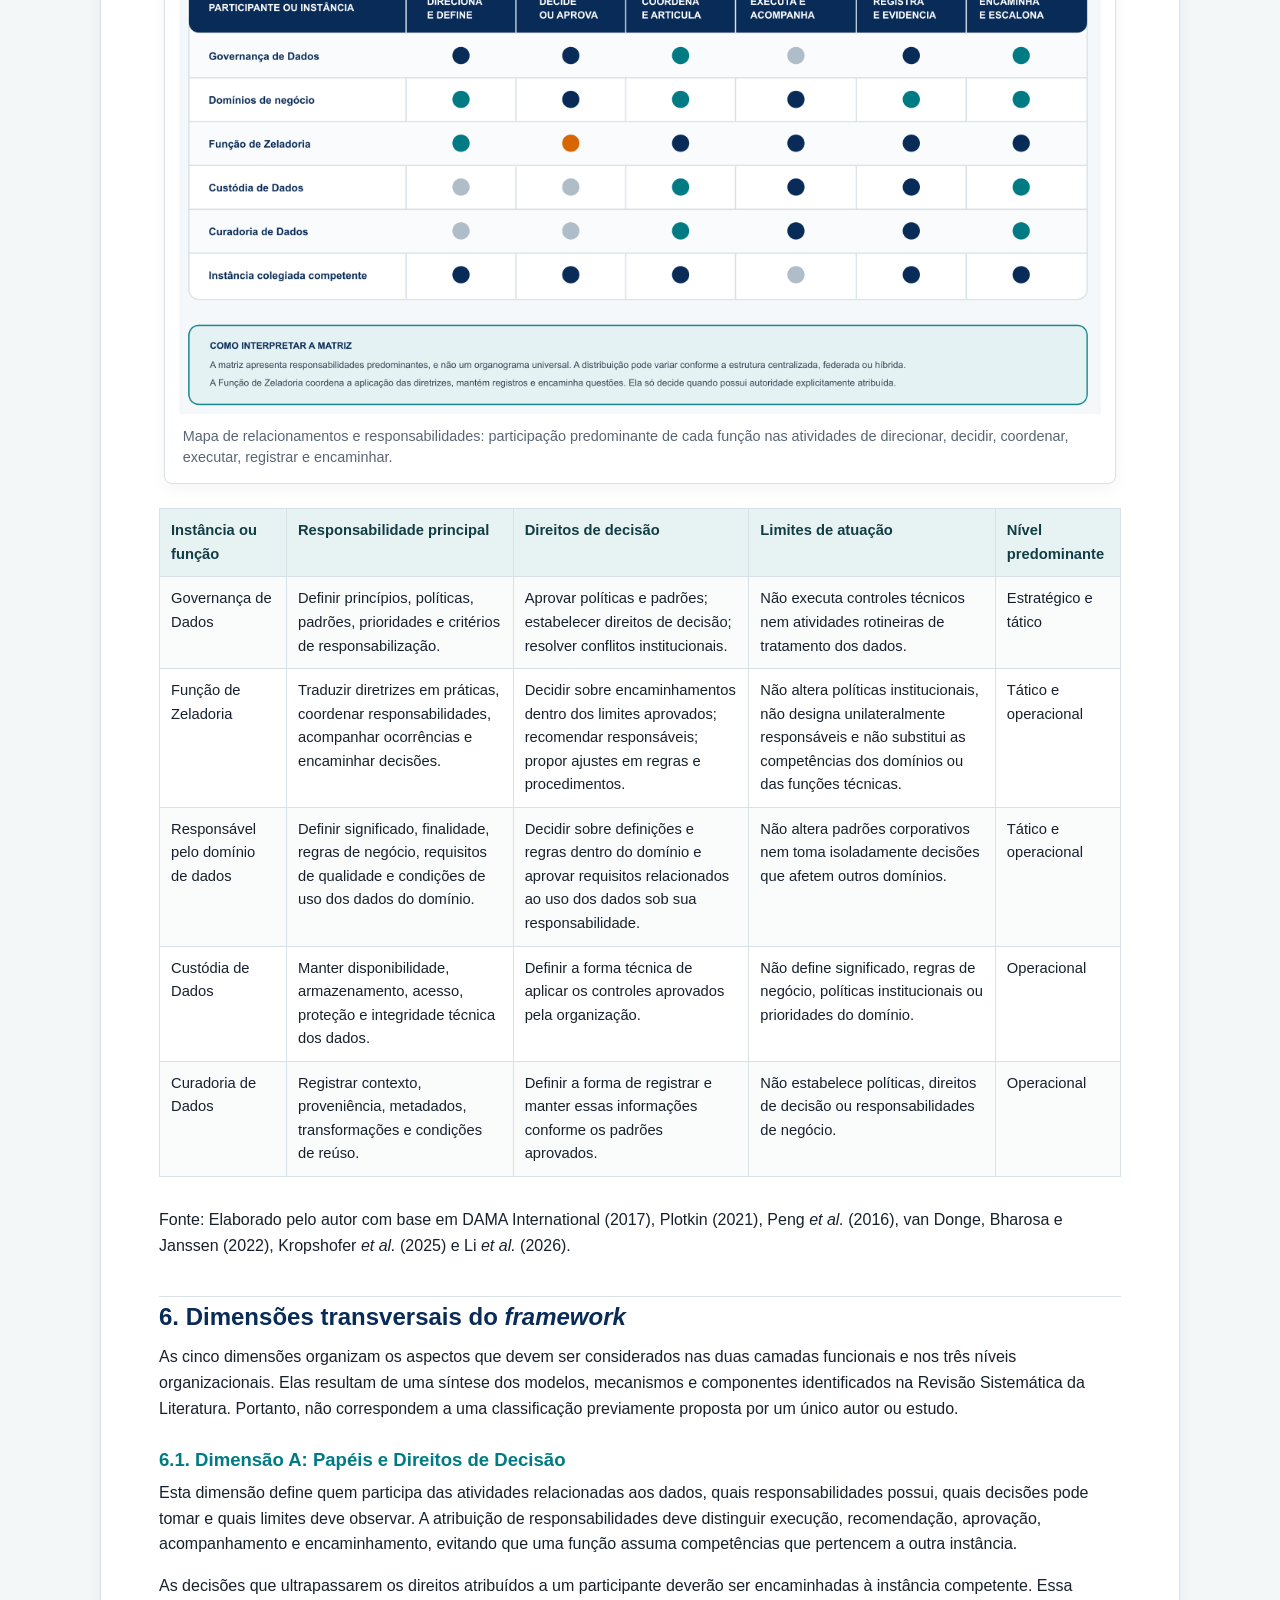
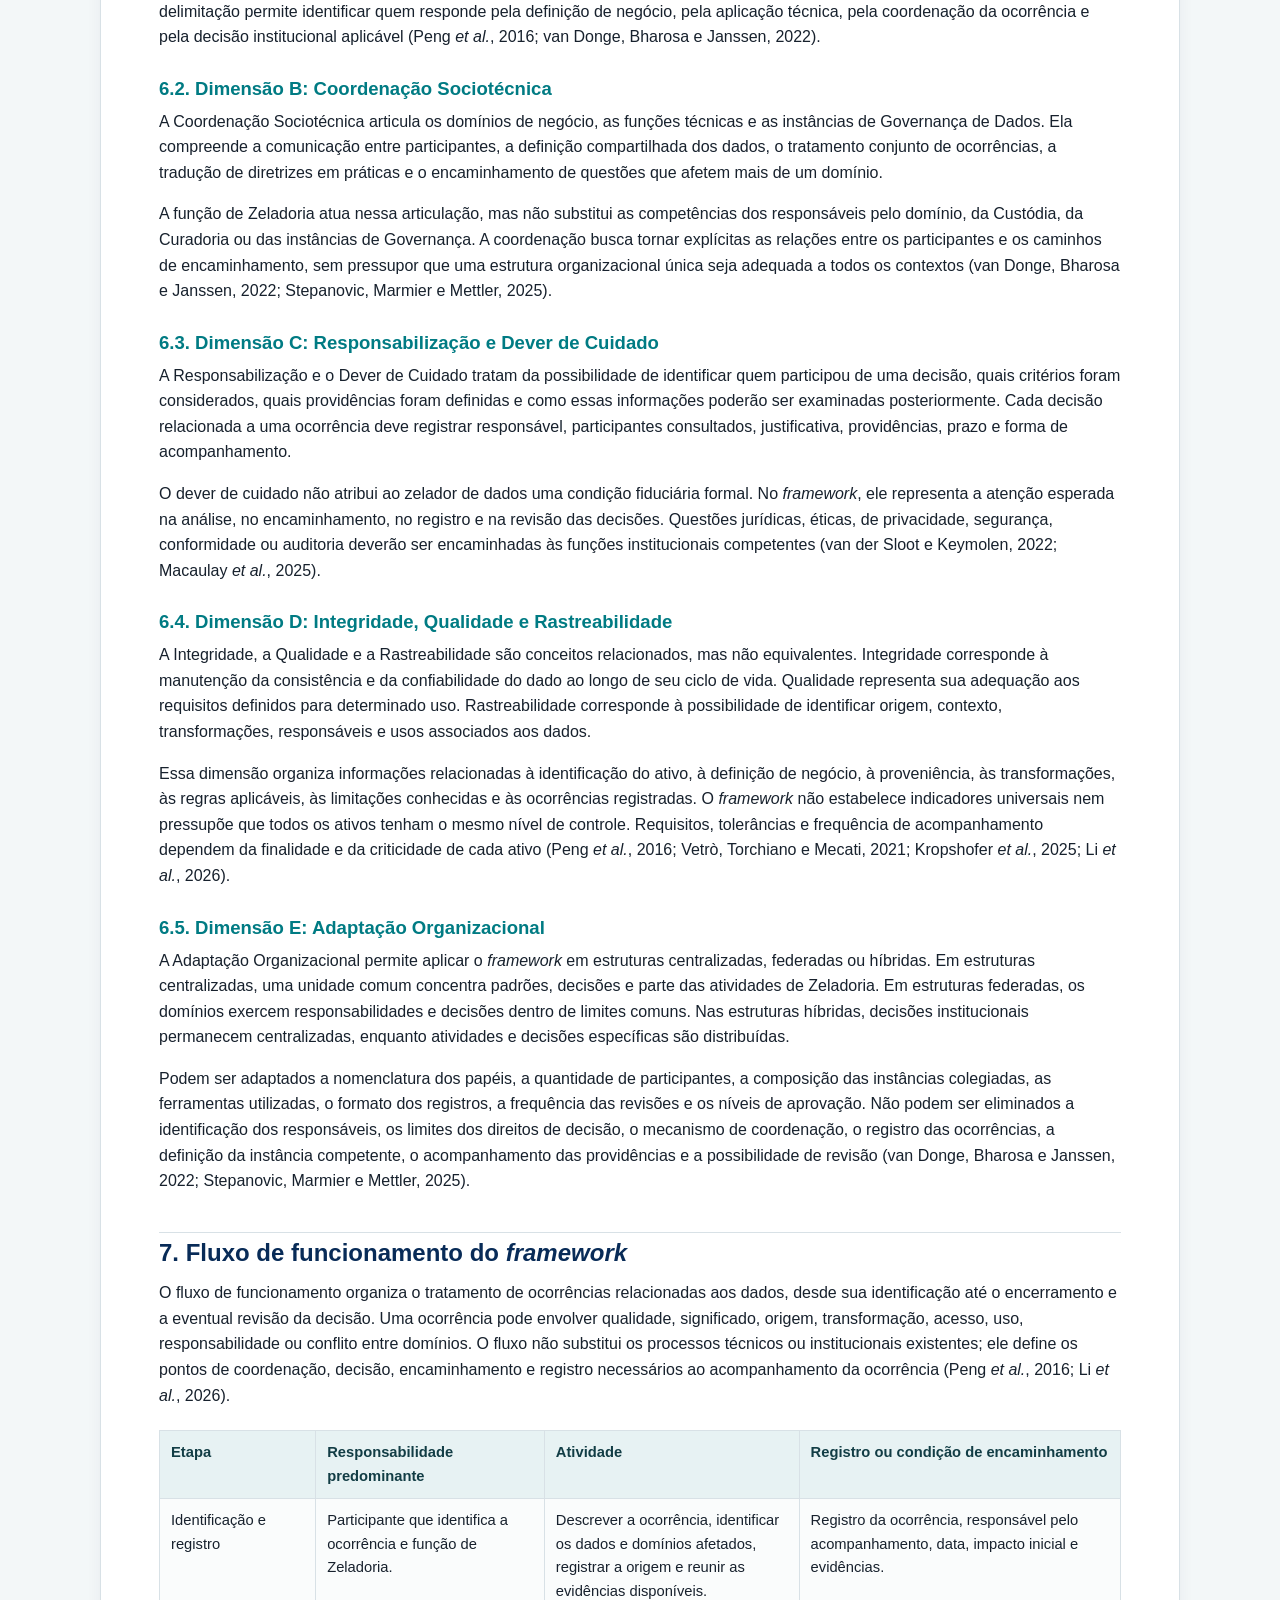
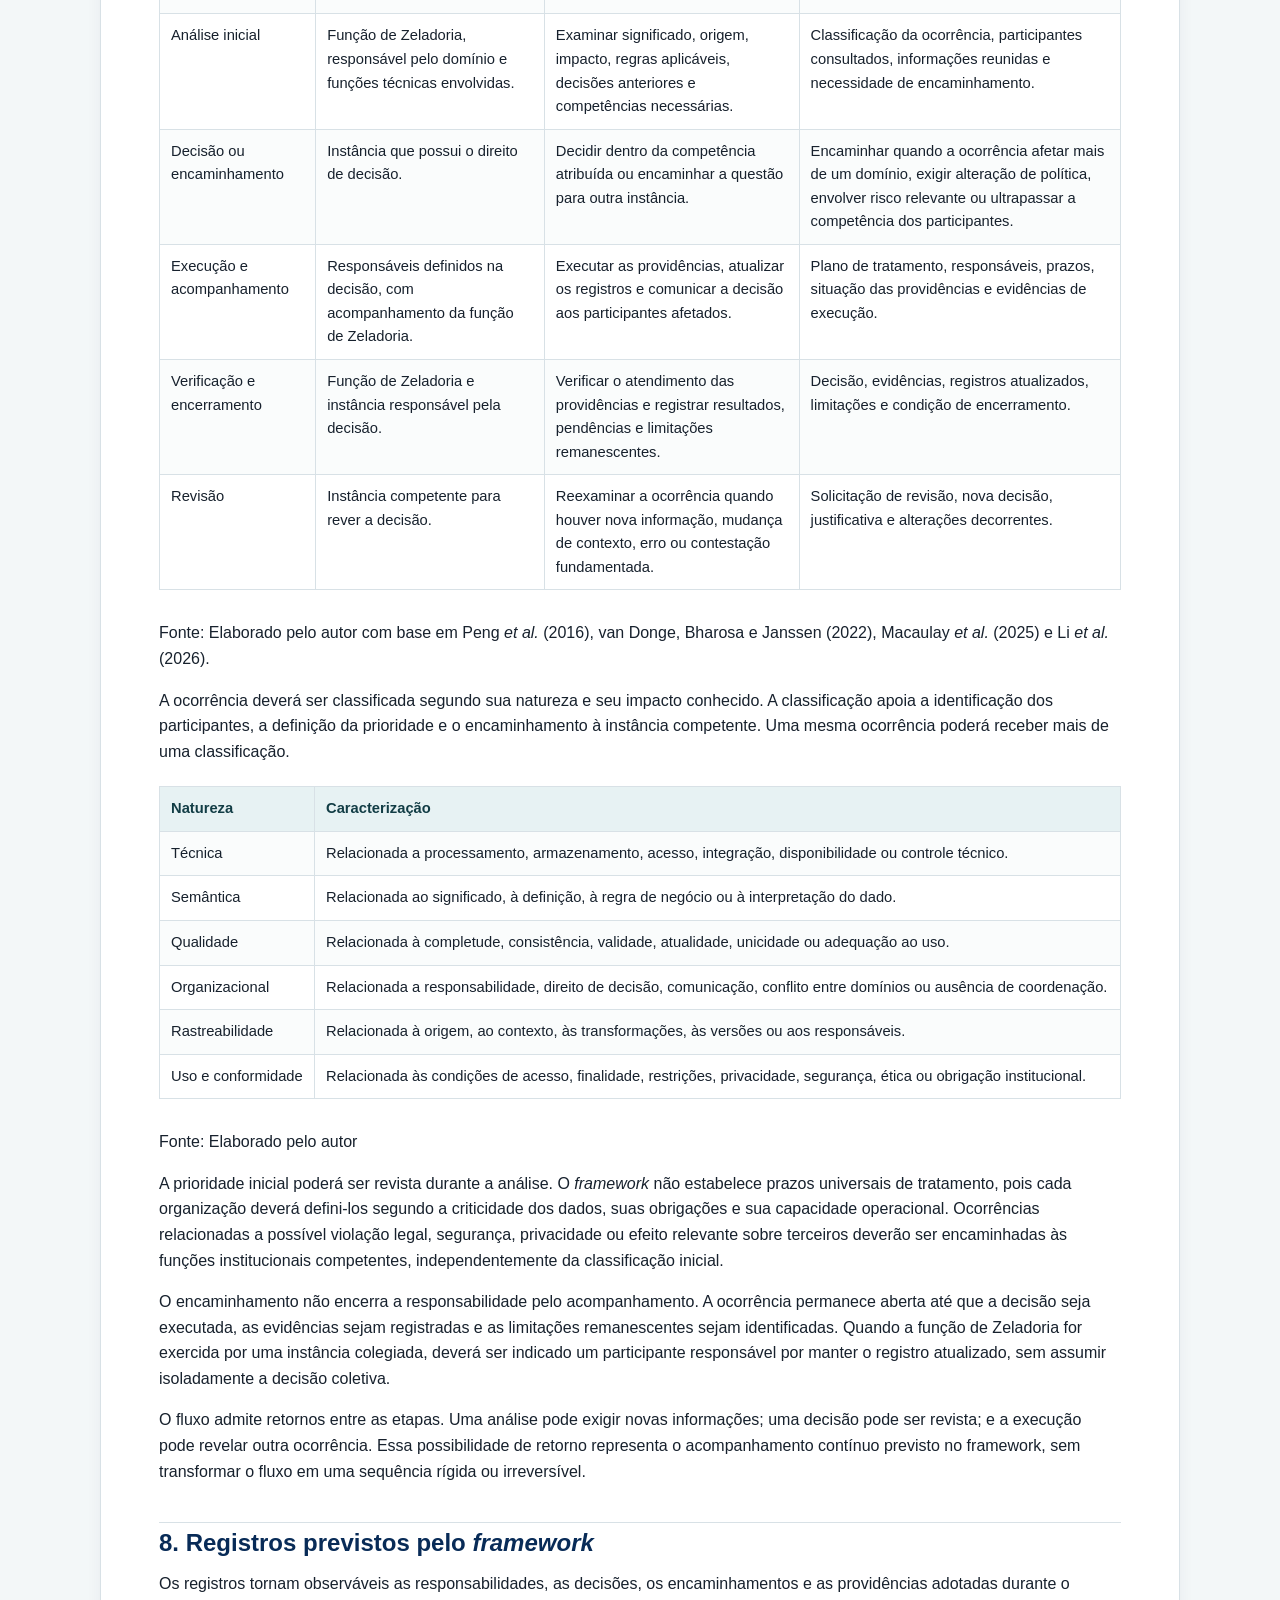
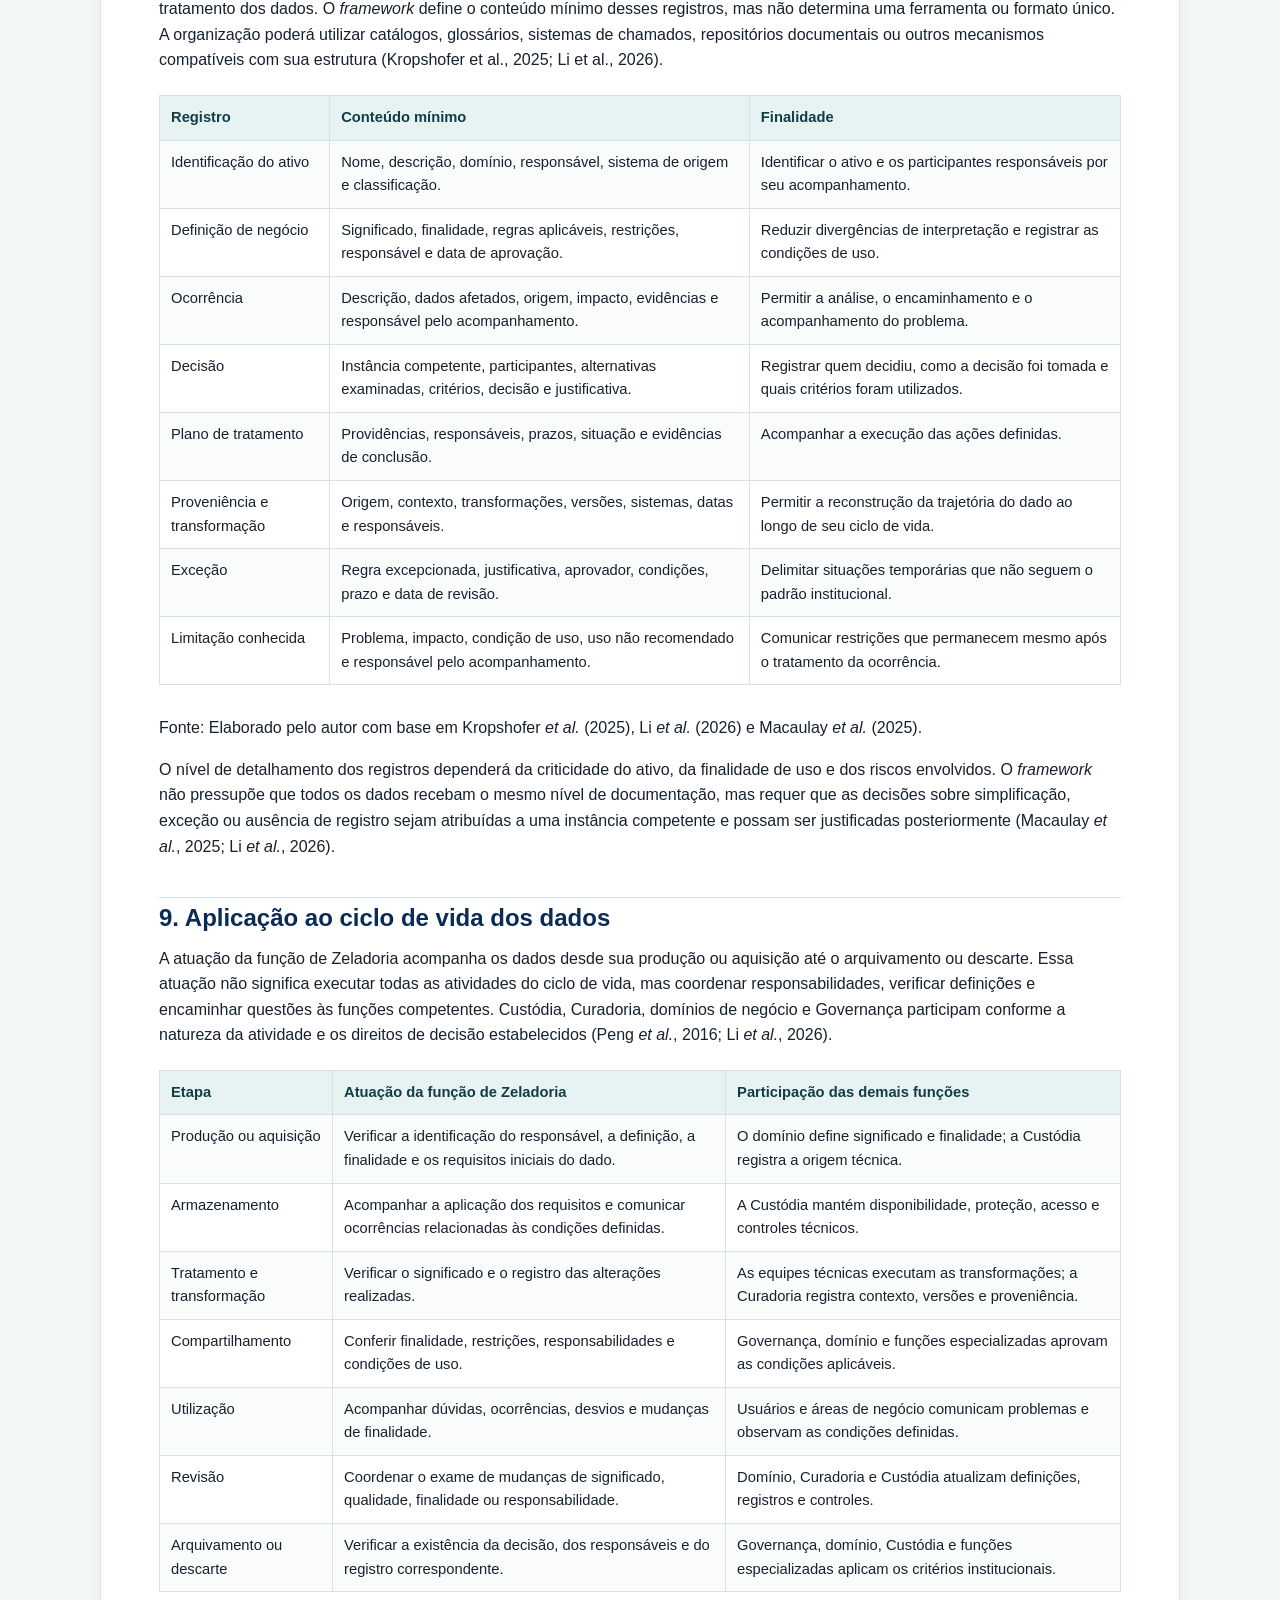
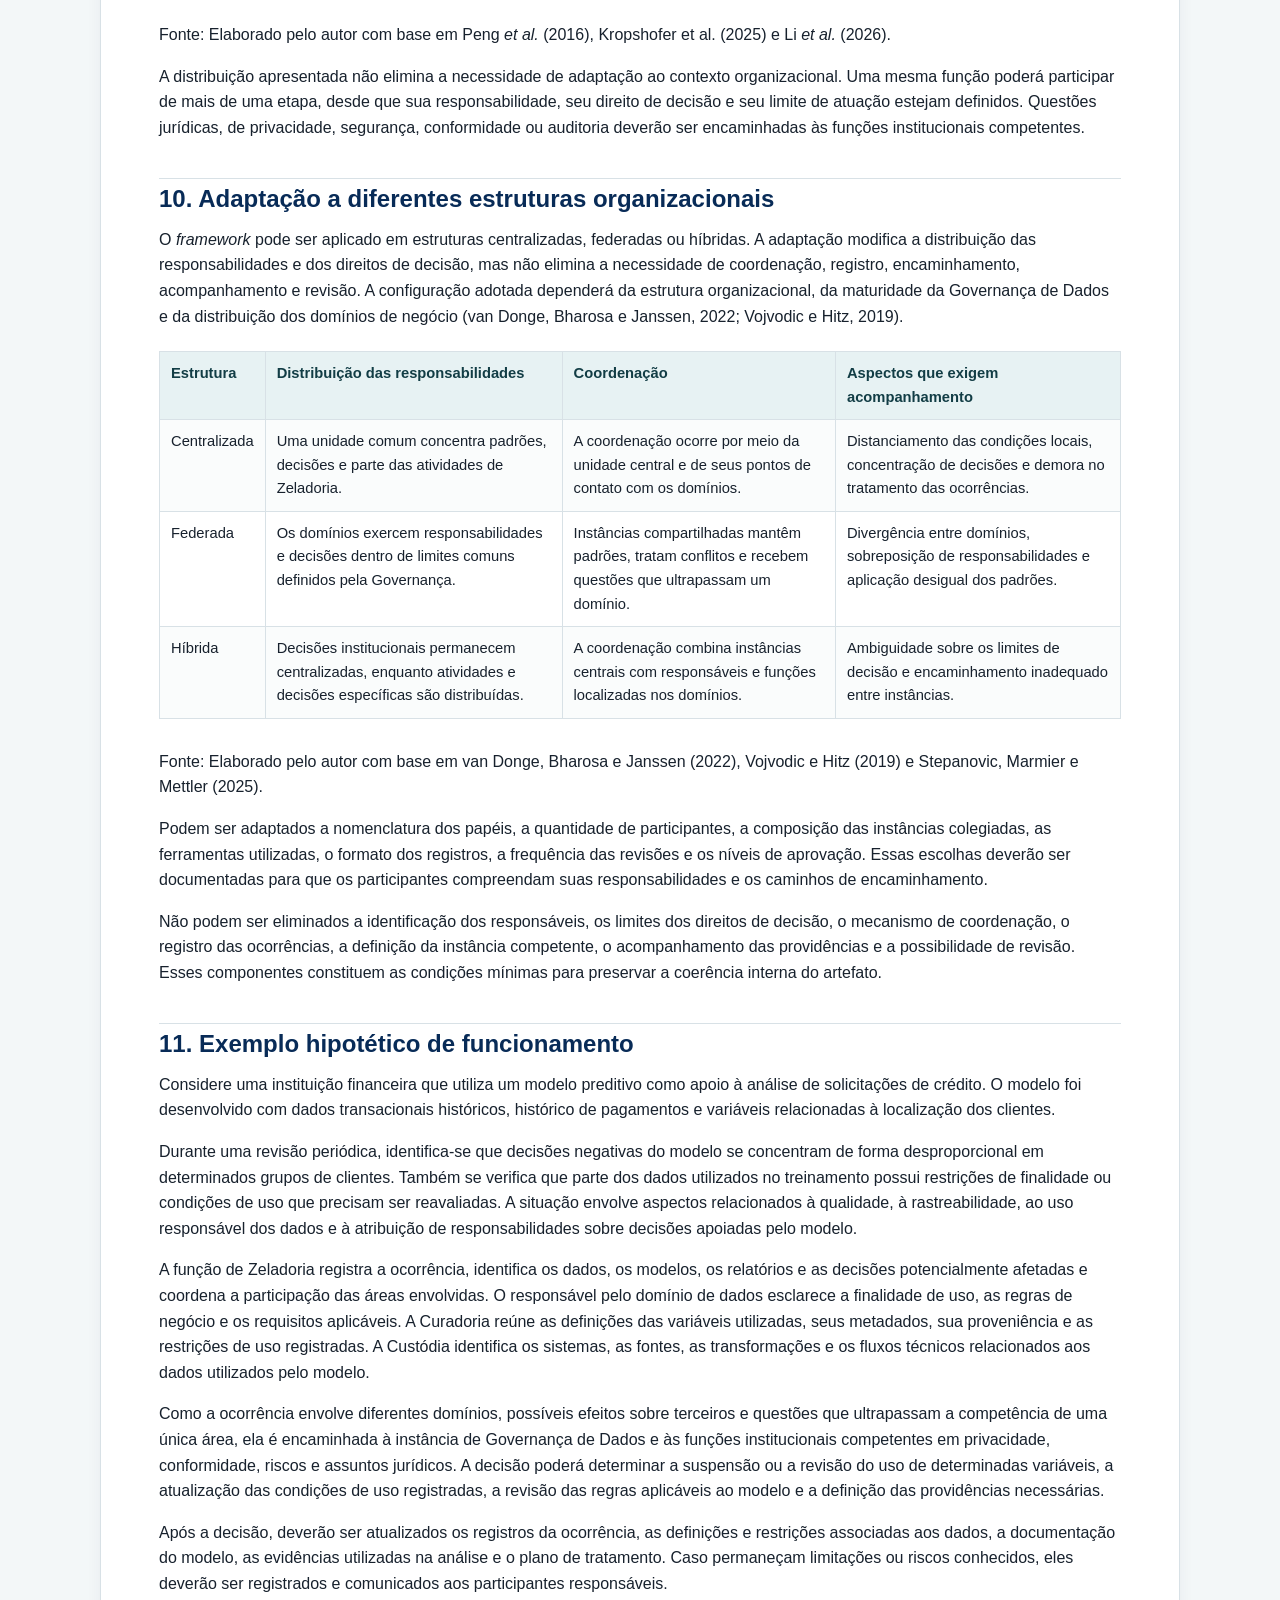
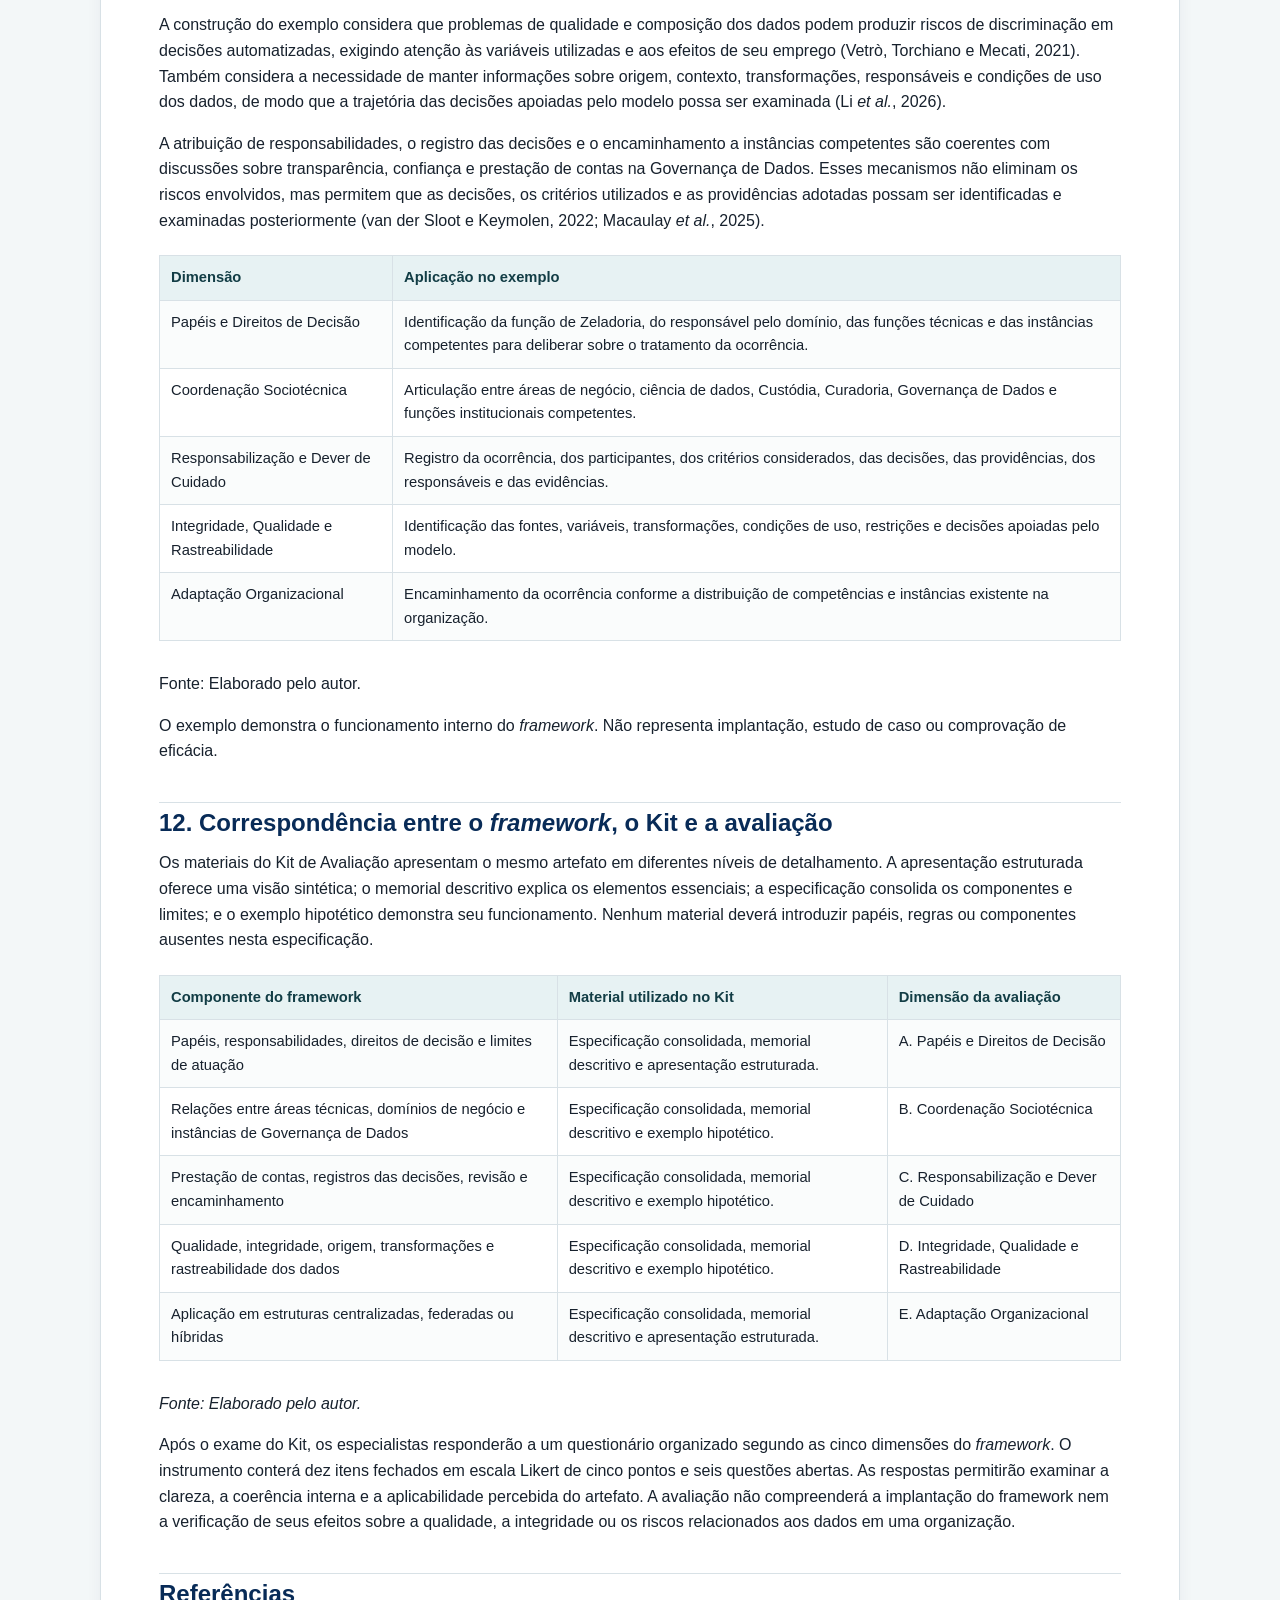
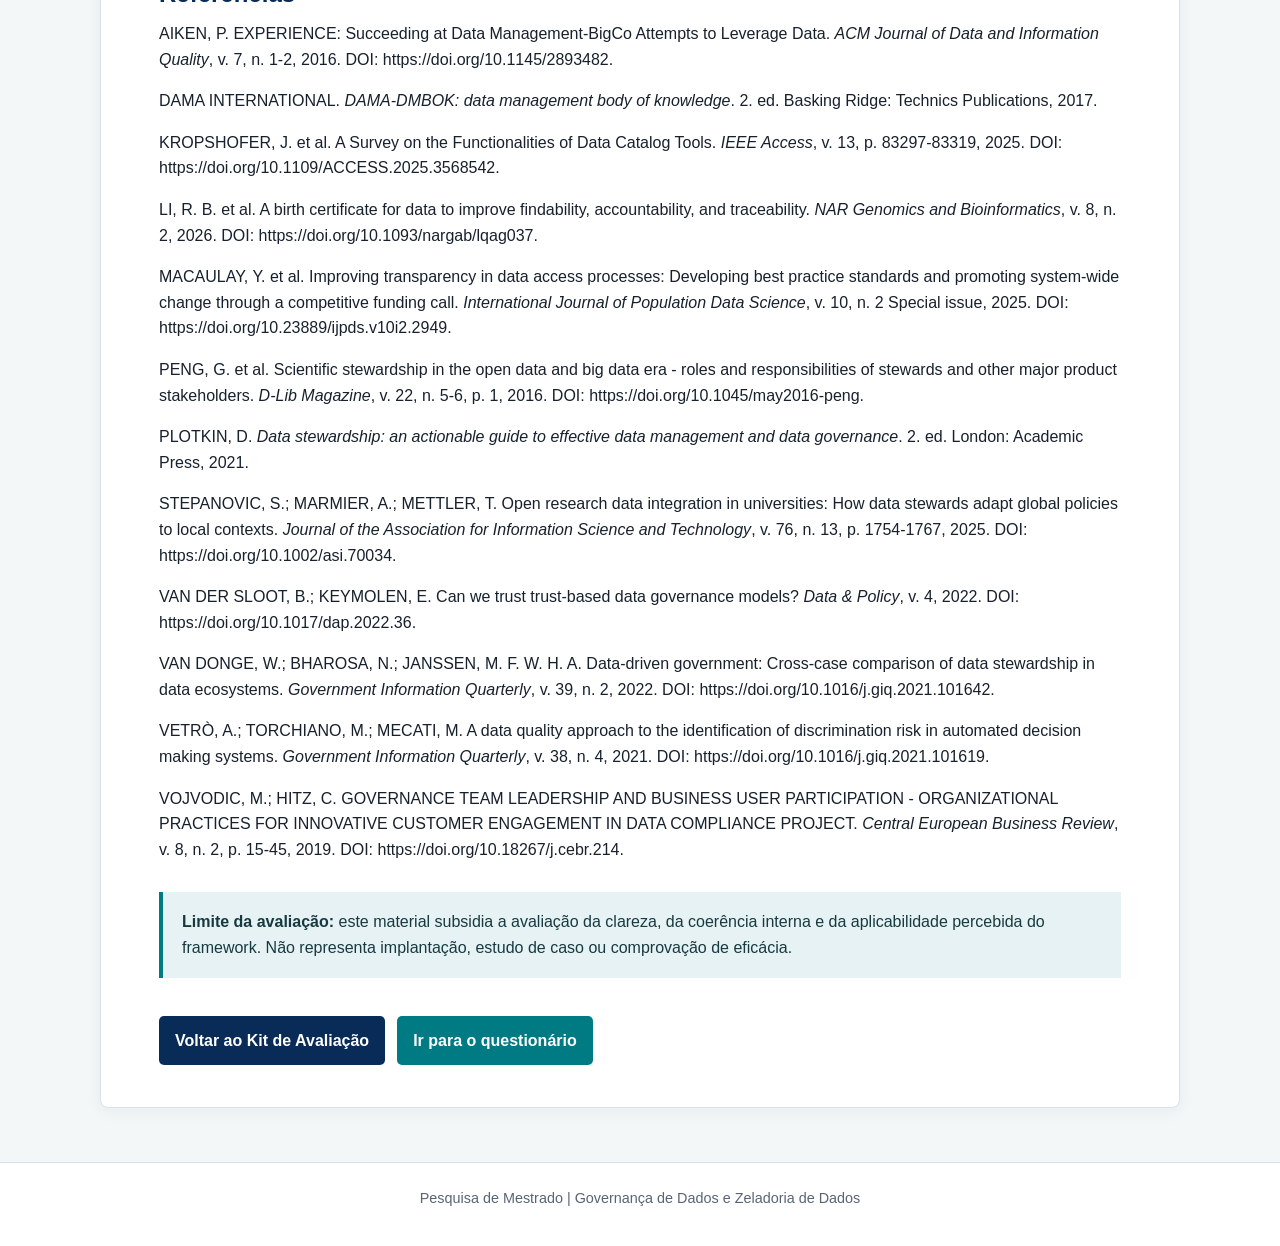
<file: especificacao.html>
<!doctype html>
<html lang="pt-BR">
<head>
<meta charset="utf-8">
<meta name="viewport" content="width=device-width, initial-scale=1">
<title>Especificação Consolidada | Framework Organizacional de Zeladoria de Dados</title>
<link rel="stylesheet" href="kit.css?v=2.2">
</head>
<body class="document-page">
<header class="site-header">
  <div class="site-shell header-inner">
    <div class="brand-copy">
      <span class="header-eyebrow">Kit de Avaliação</span>
      <a class="brand-title" href="index.html">Framework Organizacional de Zeladoria de Dados</a>
    </div>
    <nav class="language" aria-label="Idioma">
      <a href="especificacao.html" title="Português" class="active">🇧🇷 PT</a>
      <a href="especificacao-en.html" title="English">🇬🇧 EN</a>
    </nav>
  </div>
</header><main class="site-shell document-main"><h1>
<em><strong>Framework</strong></em><strong> Organizacional de Zeladoria de Dados</strong>
</h1>
<p class="meta"><strong>Especificação consolidada do artefato, versão 2.0</strong></p>
<p class="meta"><strong>Autor:</strong> Marco Antonio Norbiato</p>
<p class="meta"><strong>Situação:</strong> versão preliminar para avaliação por especialistas</p>
<p class="meta"><strong>Finalidade:</strong> apresentar os componentes, as relações internas e os limites do framework organizacional de Zeladoria de Dados.</p>
<h2>1. Apresentação</h2>
<p>Este documento apresenta a versão preliminar do <em>Framework</em> Organizacional de Zeladoria de Dados desenvolvido nesta pesquisa. O artefato organiza a relação entre as diretrizes da Governança de Dados e as atividades permanentes de definição de responsabilidades, coordenação entre áreas, registro de decisões, encaminhamento de ocorrências e acompanhamento dos ativos de dados.</p>
<p>A Zeladoria de Dados é tratada como uma prática organizacional estruturada. Sua função pode ser exercida por um zelador de dados formalmente designado, por participantes distribuídos entre os domínios de negócio ou por uma instância colegiada. Essa possibilidade não elimina a necessidade de identificar as responsabilidades, os direitos de decisão e os limites de atuação aplicáveis a cada participante ou instância.</p>
<p>Esta versão será apresentada a especialistas por meio de um Kit de Avaliação. A avaliação examinará a clareza dos componentes, a coerência interna das relações propostas e a aplicabilidade percebida do <em>framework</em>. Não compreenderá sua implantação nem permitirá comprovar seus efeitos em uma organização.</p>
<h2>2. Finalidade, escopo e limites</h2>
<p>O <em>framework</em> tem por finalidade organizar responsabilidades, direitos de decisão, mecanismos de coordenação e registros relacionados à Zeladoria de Dados no âmbito da Governança de Dados. Sua estrutura permite identificar quem participa das decisões, como as ocorrências relacionadas aos dados são tratadas, quais informações devem ser registradas e como as responsabilidades podem ser distribuídas de acordo com a estrutura organizacional.</p>
<p>O artefato contempla os níveis estratégico, tático e operacional. Seu foco está nas relações entre a Governança de Dados, a função de Zeladoria, os domínios de negócio, a Custódia e a Curadoria de Dados.</p>
<p>O <em>framework</em> define:</p>
<ul>
<li>papéis, funções e instâncias participantes;</li>
<li>responsabilidades, direitos de decisão e limites de atuação;</li>
<li>mecanismos de coordenação entre áreas de negócio, funções técnicas e instâncias de Governança de Dados;</li>
<li>procedimentos para registro, encaminhamento, acompanhamento, revisão e encerramento de ocorrências;</li>
<li>informações relacionadas à integridade, à qualidade e à rastreabilidade dos dados;</li>
<li>formas de adaptação a estruturas centralizadas, federadas e híbridas.</li>
</ul>
<p>O <em>framework</em> não define organograma universal, cargos obrigatórios, quantidade fixa de profissionais, ferramentas específicas, indicadores técnicos universais ou procedimentos jurídicos, de segurança, privacidade, auditoria e conformidade. Também não estabelece um roteiro de implantação em uma organização específica.</p>
<h2>3. Arquitetura geral</h2>
<p>A arquitetura do <em>framework</em> organiza os requisitos identificados na Revisão Sistemática da Literatura em elementos com funções distintas. As camadas representam as funções de direcionamento e operacionalização; as dimensões indicam os aspectos considerados na execução dessas funções; e os níveis organizacionais identificam os espaços nos quais ocorrem decisões, coordenação e atividades relacionadas aos dados. Essa distinção evita tratar camadas, dimensões e níveis como elementos equivalentes. A arquitetura operacional apresentada nesta especificação deriva do modelo teórico preliminar que fundamenta o <em>framework</em> e materializa suas camadas, dimensões, níveis organizacionais e resultados esperados em componentes, papéis, direitos de decisão, fluxos e registros.</p>
<p>A primeira camada, denominada Camada de Direcionamento Normativo: Governança de Dados, reúne princípios, políticas, padrões, prioridades, direitos de decisão e critérios de responsabilização definidos pela Governança de Dados. A segunda, denominada Camada de Coordenação e Operacionalização: Zeladoria de Dados, reúne as atividades pelas quais a Zeladoria relaciona as diretrizes institucionais aos domínios de negócio, às funções técnicas e às ocorrências identificadas durante o tratamento e o uso dos dados.</p>
<p>As duas camadas são atravessadas por cinco dimensões:</p>
<p>A. Papéis e Direitos de Decisão;</p>
<p>B. Coordenação Sociotécnica;</p>
<p>C. Responsabilização e Dever de Cuidado;</p>
<p>D. Integridade, Qualidade e Rastreabilidade;</p>
<p>E. Adaptação Organizacional.</p>
<p>O <em>framework</em> considera três níveis organizacionais: estratégico, tático e operacional. Esses níveis indicam onde ocorrem as decisões e atividades, sem vinculá-las a cargos universais ou estabelecer uma relação hierárquica linear. Uma ocorrência identificada no nível operacional pode exigir coordenação tática e decisão estratégica. Da mesma forma, uma diretriz definida no nível estratégico precisa ser traduzida para as atividades realizadas nos demais níveis.</p>
<p>O funcionamento do framework é complementado por fluxos de tratamento de ocorrências e por registros que permitem identificar os responsáveis, as decisões, os encaminhamentos, as providências e as limitações conhecidas. A articulação desses elementos busca favorecer a integridade, a rastreabilidade, a responsabilização e o acompanhamento de riscos relacionados aos dados. Esses resultados são pretendidos pelo artefato e não representam efeitos comprovados pela pesquisa.</p>
<h2>4. Elementos, papéis e instâncias do <em>framework</em>
</h2>
<p>A Governança de Dados corresponde ao sistema de direção e decisão que estabelece princípios, políticas, padrões, prioridades, direitos de decisão e critérios de responsabilização relacionados aos dados. Suas decisões são materializadas por instâncias formalmente competentes, como conselhos, comitês ou lideranças. A Governança não executa diretamente controles técnicos ou atividades rotineiras de tratamento dos dados (DAMA International, 2017; Plotkin, 2021).</p>
<p>A Zeladoria de Dados é compreendida como uma prática organizacional estruturada que reúne responsabilidades, direitos de decisão, mecanismos de coordenação, registros e formas de prestação de contas relacionadas ao tratamento dos ativos de dados. Não corresponde, por si só, a uma pessoa, cargo ou comitê.</p>
<p>A função de Zeladoria corresponde ao conjunto de atribuições exercidas no âmbito dessa prática. Pode ser desempenhada por um zelador de dados, distribuída entre participantes dos domínios de negócio ou exercida por uma instância colegiada, conforme a configuração adotada pela organização (Peng <em>et al.</em>, 2016; van Donge, Bharosa e Janssen, 2022).</p>
<p>O zelador de dados é a pessoa formalmente designada para exercer atribuições da função de Zeladoria. Sua responsabilidade limita-se às competências e aos direitos de decisão que lhe forem conferidos. Portanto, não responde isoladamente pela integridade de todos os dados de um domínio ou de toda a organização.</p>
<p>A instância colegiada de Zeladoria é o grupo ou comitê que exerce coletivamente atribuições da função de Zeladoria. Mesmo quando uma decisão for coletiva, deverá ser identificado o participante ou a função responsável por acompanhar a ocorrência, atualizar seus registros e verificar as providências definidas.</p>
<p>O responsável pelo domínio de dados responde pelas definições, regras, requisitos de qualidade, finalidade e condições de uso dos dados vinculados ao seu domínio. Pode corresponder ao papel denominado Data Owner na literatura e nas organizações.</p>
<p>A Custódia de Dados corresponde à função técnica responsável pela disponibilidade, pelo armazenamento, pelo acesso, pela proteção e pela integridade técnica dos dados. A Curadoria de Dados corresponde à função operacional especializada no registro de contexto, proveniência, metadados, transformações e condições de reúso ao longo do ciclo de vida (Peng <em>et al.</em>, 2016; Kropshofer <em>et al.</em>, 2025; Li <em>et al.</em>, 2026).</p>
<h2>5. Papéis, direitos de decisão e limites de atuação</h2>
<figure class="framework-visual framework-visual--matrix">
<img src="mapa-relacionamentos-responsabilidades.png" alt="Mapa de relacionamentos e responsabilidades do framework" loading="lazy">
<figcaption>Mapa de relacionamentos e responsabilidades: participação predominante de cada função nas atividades de direcionar, decidir, coordenar, executar, registrar e encaminhar.</figcaption>
</figure>
<table>
<tr>
<th>Instância ou função</th>
<th>Responsabilidade principal</th>
<th>Direitos de decisão</th>
<th>Limites de atuação</th>
<th>Nível predominante</th>
</tr>
<tr>
<td>Governança de Dados</td>
<td>Definir princípios, políticas, padrões, prioridades e critérios de responsabilização.</td>
<td>Aprovar políticas e padrões; estabelecer direitos de decisão; resolver conflitos institucionais.</td>
<td>Não executa controles técnicos nem atividades rotineiras de tratamento dos dados.</td>
<td>Estratégico e tático</td>
</tr>
<tr>
<td>Função de Zeladoria</td>
<td>Traduzir diretrizes em práticas, coordenar responsabilidades, acompanhar ocorrências e encaminhar decisões.</td>
<td>Decidir sobre encaminhamentos dentro dos limites aprovados; recomendar responsáveis; propor ajustes em regras e procedimentos.</td>
<td>Não altera políticas institucionais, não designa unilateralmente responsáveis e não substitui as competências dos domínios ou das funções técnicas.</td>
<td>Tático e operacional</td>
</tr>
<tr>
<td>Responsável pelo domínio de dados</td>
<td>Definir significado, finalidade, regras de negócio, requisitos de qualidade e condições de uso dos dados do domínio.</td>
<td>Decidir sobre definições e regras dentro do domínio e aprovar requisitos relacionados ao uso dos dados sob sua responsabilidade.</td>
<td>Não altera padrões corporativos nem toma isoladamente decisões que afetem outros domínios.</td>
<td>Tático e operacional</td>
</tr>
<tr>
<td>Custódia de Dados</td>
<td>Manter disponibilidade, armazenamento, acesso, proteção e integridade técnica dos dados.</td>
<td>Definir a forma técnica de aplicar os controles aprovados pela organização.</td>
<td>Não define significado, regras de negócio, políticas institucionais ou prioridades do domínio.</td>
<td>Operacional</td>
</tr>
<tr>
<td>Curadoria de Dados</td>
<td>Registrar contexto, proveniência, metadados, transformações e condições de reúso.</td>
<td>Definir a forma de registrar e manter essas informações conforme os padrões aprovados.</td>
<td>Não estabelece políticas, direitos de decisão ou responsabilidades de negócio.</td>
<td>Operacional</td>
</tr>
</table>
<p>Fonte: Elaborado pelo autor com base em DAMA International (2017), Plotkin (2021), Peng <em>et al.</em> (2016), van Donge, Bharosa e Janssen (2022), Kropshofer <em>et al.</em> (2025) e Li <em>et al.</em> (2026).</p>
<h2>6. Dimensões transversais do <em>framework</em>
</h2>
<p>As cinco dimensões organizam os aspectos que devem ser considerados nas duas camadas funcionais e nos três níveis organizacionais. Elas resultam de uma síntese dos modelos, mecanismos e componentes identificados na Revisão Sistemática da Literatura. Portanto, não correspondem a uma classificação previamente proposta por um único autor ou estudo.</p>
<h3>6.1. Dimensão A: Papéis e Direitos de Decisão</h3>
<p>Esta dimensão define quem participa das atividades relacionadas aos dados, quais responsabilidades possui, quais decisões pode tomar e quais limites deve observar. A atribuição de responsabilidades deve distinguir execução, recomendação, aprovação, acompanhamento e encaminhamento, evitando que uma função assuma competências que pertencem a outra instância.</p>
<p>As decisões que ultrapassarem os direitos atribuídos a um participante deverão ser encaminhadas à instância competente. Essa delimitação permite identificar quem responde pela definição de negócio, pela aplicação técnica, pela coordenação da ocorrência e pela decisão institucional aplicável (Peng <em>et al.</em>, 2016; van Donge, Bharosa e Janssen, 2022).</p>
<h3>6.2. Dimensão B: Coordenação Sociotécnica</h3>
<p>A Coordenação Sociotécnica articula os domínios de negócio, as funções técnicas e as instâncias de Governança de Dados. Ela compreende a comunicação entre participantes, a definição compartilhada dos dados, o tratamento conjunto de ocorrências, a tradução de diretrizes em práticas e o encaminhamento de questões que afetem mais de um domínio.</p>
<p>A função de Zeladoria atua nessa articulação, mas não substitui as competências dos responsáveis pelo domínio, da Custódia, da Curadoria ou das instâncias de Governança. A coordenação busca tornar explícitas as relações entre os participantes e os caminhos de encaminhamento, sem pressupor que uma estrutura organizacional única seja adequada a todos os contextos (van Donge, Bharosa e Janssen, 2022; Stepanovic, Marmier e Mettler, 2025).</p>
<h3>6.3. Dimensão C: Responsabilização e Dever de Cuidado</h3>
<p>A Responsabilização e o Dever de Cuidado tratam da possibilidade de identificar quem participou de uma decisão, quais critérios foram considerados, quais providências foram definidas e como essas informações poderão ser examinadas posteriormente. Cada decisão relacionada a uma ocorrência deve registrar responsável, participantes consultados, justificativa, providências, prazo e forma de acompanhamento.</p>
<p>O dever de cuidado não atribui ao zelador de dados uma condição fiduciária formal. No <em>framework</em>, ele representa a atenção esperada na análise, no encaminhamento, no registro e na revisão das decisões. Questões jurídicas, éticas, de privacidade, segurança, conformidade ou auditoria deverão ser encaminhadas às funções institucionais competentes (van der Sloot e Keymolen, 2022; Macaulay <em>et al.</em>, 2025).</p>
<h3>6.4. Dimensão D: Integridade, Qualidade e Rastreabilidade</h3>
<p>A Integridade, a Qualidade e a Rastreabilidade são conceitos relacionados, mas não equivalentes. Integridade corresponde à manutenção da consistência e da confiabilidade do dado ao longo de seu ciclo de vida. Qualidade representa sua adequação aos requisitos definidos para determinado uso. Rastreabilidade corresponde à possibilidade de identificar origem, contexto, transformações, responsáveis e usos associados aos dados.</p>
<p>Essa dimensão organiza informações relacionadas à identificação do ativo, à definição de negócio, à proveniência, às transformações, às regras aplicáveis, às limitações conhecidas e às ocorrências registradas. O <em>framework</em> não estabelece indicadores universais nem pressupõe que todos os ativos tenham o mesmo nível de controle. Requisitos, tolerâncias e frequência de acompanhamento dependem da finalidade e da criticidade de cada ativo (Peng <em>et al.</em>, 2016; Vetrò, Torchiano e Mecati, 2021; Kropshofer <em>et al.</em>, 2025; Li <em>et al.</em>, 2026).</p>
<h3>6.5. Dimensão E: Adaptação Organizacional</h3>
<p>A Adaptação Organizacional permite aplicar o <em>framework</em> em estruturas centralizadas, federadas ou híbridas. Em estruturas centralizadas, uma unidade comum concentra padrões, decisões e parte das atividades de Zeladoria. Em estruturas federadas, os domínios exercem responsabilidades e decisões dentro de limites comuns. Nas estruturas híbridas, decisões institucionais permanecem centralizadas, enquanto atividades e decisões específicas são distribuídas.</p>
<p>Podem ser adaptados a nomenclatura dos papéis, a quantidade de participantes, a composição das instâncias colegiadas, as ferramentas utilizadas, o formato dos registros, a frequência das revisões e os níveis de aprovação. Não podem ser eliminados a identificação dos responsáveis, os limites dos direitos de decisão, o mecanismo de coordenação, o registro das ocorrências, a definição da instância competente, o acompanhamento das providências e a possibilidade de revisão (van Donge, Bharosa e Janssen, 2022; Stepanovic, Marmier e Mettler, 2025).</p>
<h2>7. Fluxo de funcionamento do <em>framework</em>
</h2>
<p>O fluxo de funcionamento organiza o tratamento de ocorrências relacionadas aos dados, desde sua identificação até o encerramento e a eventual revisão da decisão. Uma ocorrência pode envolver qualidade, significado, origem, transformação, acesso, uso, responsabilidade ou conflito entre domínios. O fluxo não substitui os processos técnicos ou institucionais existentes; ele define os pontos de coordenação, decisão, encaminhamento e registro necessários ao acompanhamento da ocorrência (Peng <em>et al.</em>, 2016; Li <em>et al.</em>, 2026).</p>
<table>
<tr>
<th>Etapa</th>
<th>Responsabilidade predominante</th>
<th>Atividade</th>
<th>Registro ou condição de encaminhamento</th>
</tr>
<tr>
<td>Identificação e registro</td>
<td>Participante que identifica a ocorrência e função de Zeladoria.</td>
<td>Descrever a ocorrência, identificar os dados e domínios afetados, registrar a origem e reunir as evidências disponíveis.</td>
<td>Registro da ocorrência, responsável pelo acompanhamento, data, impacto inicial e evidências.</td>
</tr>
<tr>
<td>Análise inicial</td>
<td>Função de Zeladoria, responsável pelo domínio e funções técnicas envolvidas.</td>
<td>Examinar significado, origem, impacto, regras aplicáveis, decisões anteriores e competências necessárias.</td>
<td>Classificação da ocorrência, participantes consultados, informações reunidas e necessidade de encaminhamento.</td>
</tr>
<tr>
<td>Decisão ou encaminhamento</td>
<td>Instância que possui o direito de decisão.</td>
<td>Decidir dentro da competência atribuída ou encaminhar a questão para outra instância.</td>
<td>Encaminhar quando a ocorrência afetar mais de um domínio, exigir alteração de política, envolver risco relevante ou ultrapassar a competência dos participantes.</td>
</tr>
<tr>
<td>Execução e acompanhamento</td>
<td>Responsáveis definidos na decisão, com acompanhamento da função de Zeladoria.</td>
<td>Executar as providências, atualizar os registros e comunicar a decisão aos participantes afetados.</td>
<td>Plano de tratamento, responsáveis, prazos, situação das providências e evidências de execução.</td>
</tr>
<tr>
<td>Verificação e encerramento</td>
<td>Função de Zeladoria e instância responsável pela decisão.</td>
<td>Verificar o atendimento das providências e registrar resultados, pendências e limitações remanescentes.</td>
<td>Decisão, evidências, registros atualizados, limitações e condição de encerramento.</td>
</tr>
<tr>
<td>Revisão</td>
<td>Instância competente para rever a decisão.</td>
<td>Reexaminar a ocorrência quando houver nova informação, mudança de contexto, erro ou contestação fundamentada.</td>
<td>Solicitação de revisão, nova decisão, justificativa e alterações decorrentes.</td>
</tr>
</table>
<p>Fonte: Elaborado pelo autor com base em Peng <em>et al.</em> (2016), van Donge, Bharosa e Janssen (2022), Macaulay <em>et al.</em> (2025) e Li <em>et al.</em> (2026).</p>
<p>A ocorrência deverá ser classificada segundo sua natureza e seu impacto conhecido. A classificação apoia a identificação dos participantes, a definição da prioridade e o encaminhamento à instância competente. Uma mesma ocorrência poderá receber mais de uma classificação.</p>
<table>
<tr>
<th>Natureza</th>
<th>Caracterização</th>
</tr>
<tr>
<td>Técnica</td>
<td>Relacionada a processamento, armazenamento, acesso, integração, disponibilidade ou controle técnico.</td>
</tr>
<tr>
<td>Semântica</td>
<td>Relacionada ao significado, à definição, à regra de negócio ou à interpretação do dado.</td>
</tr>
<tr>
<td>Qualidade</td>
<td>Relacionada à completude, consistência, validade, atualidade, unicidade ou adequação ao uso.</td>
</tr>
<tr>
<td>Organizacional</td>
<td>Relacionada a responsabilidade, direito de decisão, comunicação, conflito entre domínios ou ausência de coordenação.</td>
</tr>
<tr>
<td>Rastreabilidade</td>
<td>Relacionada à origem, ao contexto, às transformações, às versões ou aos responsáveis.</td>
</tr>
<tr>
<td>Uso e conformidade</td>
<td>Relacionada às condições de acesso, finalidade, restrições, privacidade, segurança, ética ou obrigação institucional.</td>
</tr>
</table>
<p>Fonte: Elaborado pelo autor</p>
<p>A prioridade inicial poderá ser revista durante a análise. O <em>framework</em> não estabelece prazos universais de tratamento, pois cada organização deverá defini-los segundo a criticidade dos dados, suas obrigações e sua capacidade operacional. Ocorrências relacionadas a possível violação legal, segurança, privacidade ou efeito relevante sobre terceiros deverão ser encaminhadas às funções institucionais competentes, independentemente da classificação inicial.</p>
<p>O encaminhamento não encerra a responsabilidade pelo acompanhamento. A ocorrência permanece aberta até que a decisão seja executada, as evidências sejam registradas e as limitações remanescentes sejam identificadas. Quando a função de Zeladoria for exercida por uma instância colegiada, deverá ser indicado um participante responsável por manter o registro atualizado, sem assumir isoladamente a decisão coletiva.</p>
<p>O fluxo admite retornos entre as etapas. Uma análise pode exigir novas informações; uma decisão pode ser revista; e a execução pode revelar outra ocorrência. Essa possibilidade de retorno representa o acompanhamento contínuo previsto no framework, sem transformar o fluxo em uma sequência rígida ou irreversível.</p>
<h2>8. Registros previstos pelo <em>framework</em>
</h2>
<p>Os registros tornam observáveis as responsabilidades, as decisões, os encaminhamentos e as providências adotadas durante o tratamento dos dados. O <em>framework</em> define o conteúdo mínimo desses registros, mas não determina uma ferramenta ou formato único. A organização poderá utilizar catálogos, glossários, sistemas de chamados, repositórios documentais ou outros mecanismos compatíveis com sua estrutura (Kropshofer et al., 2025; Li et al., 2026).</p>
<table>
<tr>
<th>Registro</th>
<th>Conteúdo mínimo</th>
<th>Finalidade</th>
</tr>
<tr>
<td>Identificação do ativo</td>
<td>Nome, descrição, domínio, responsável, sistema de origem e classificação.</td>
<td>Identificar o ativo e os participantes responsáveis por seu acompanhamento.</td>
</tr>
<tr>
<td>Definição de negócio</td>
<td>Significado, finalidade, regras aplicáveis, restrições, responsável e data de aprovação.</td>
<td>Reduzir divergências de interpretação e registrar as condições de uso.</td>
</tr>
<tr>
<td>Ocorrência</td>
<td>Descrição, dados afetados, origem, impacto, evidências e responsável pelo acompanhamento.</td>
<td>Permitir a análise, o encaminhamento e o acompanhamento do problema.</td>
</tr>
<tr>
<td>Decisão</td>
<td>Instância competente, participantes, alternativas examinadas, critérios, decisão e justificativa.</td>
<td>Registrar quem decidiu, como a decisão foi tomada e quais critérios foram utilizados.</td>
</tr>
<tr>
<td>Plano de tratamento</td>
<td>Providências, responsáveis, prazos, situação e evidências de conclusão.</td>
<td>Acompanhar a execução das ações definidas.</td>
</tr>
<tr>
<td>Proveniência e transformação</td>
<td>Origem, contexto, transformações, versões, sistemas, datas e responsáveis.</td>
<td>Permitir a reconstrução da trajetória do dado ao longo de seu ciclo de vida.</td>
</tr>
<tr>
<td>Exceção</td>
<td>Regra excepcionada, justificativa, aprovador, condições, prazo e data de revisão.</td>
<td>Delimitar situações temporárias que não seguem o padrão institucional.</td>
</tr>
<tr>
<td>Limitação conhecida</td>
<td>Problema, impacto, condição de uso, uso não recomendado e responsável pelo acompanhamento.</td>
<td>Comunicar restrições que permanecem mesmo após o tratamento da ocorrência.</td>
</tr>
</table>
<p>Fonte: Elaborado pelo autor com base em Kropshofer <em>et al.</em> (2025), Li <em>et al.</em> (2026) e Macaulay <em>et al.</em> (2025).</p>
<p>O nível de detalhamento dos registros dependerá da criticidade do ativo, da finalidade de uso e dos riscos envolvidos. O <em>framework</em> não pressupõe que todos os dados recebam o mesmo nível de documentação, mas requer que as decisões sobre simplificação, exceção ou ausência de registro sejam atribuídas a uma instância competente e possam ser justificadas posteriormente (Macaulay <em>et al.</em>, 2025; Li <em>et al.</em>, 2026).</p>
<h2>9. Aplicação ao ciclo de vida dos dados</h2>
<p>A atuação da função de Zeladoria acompanha os dados desde sua produção ou aquisição até o arquivamento ou descarte. Essa atuação não significa executar todas as atividades do ciclo de vida, mas coordenar responsabilidades, verificar definições e encaminhar questões às funções competentes. Custódia, Curadoria, domínios de negócio e Governança participam conforme a natureza da atividade e os direitos de decisão estabelecidos (Peng <em>et al.</em>, 2016; Li <em>et al.</em>, 2026).</p>
<table>
<tr>
<th>Etapa</th>
<th>Atuação da função de Zeladoria</th>
<th>Participação das demais funções</th>
</tr>
<tr>
<td>Produção ou aquisição</td>
<td>Verificar a identificação do responsável, a definição, a finalidade e os requisitos iniciais do dado.</td>
<td>O domínio define significado e finalidade; a Custódia registra a origem técnica.</td>
</tr>
<tr>
<td>Armazenamento</td>
<td>Acompanhar a aplicação dos requisitos e comunicar ocorrências relacionadas às condições definidas.</td>
<td>A Custódia mantém disponibilidade, proteção, acesso e controles técnicos.</td>
</tr>
<tr>
<td>Tratamento e transformação</td>
<td>Verificar o significado e o registro das alterações realizadas.</td>
<td>As equipes técnicas executam as transformações; a Curadoria registra contexto, versões e proveniência.</td>
</tr>
<tr>
<td>Compartilhamento</td>
<td>Conferir finalidade, restrições, responsabilidades e condições de uso.</td>
<td>Governança, domínio e funções especializadas aprovam as condições aplicáveis.</td>
</tr>
<tr>
<td>Utilização</td>
<td>Acompanhar dúvidas, ocorrências, desvios e mudanças de finalidade.</td>
<td>Usuários e áreas de negócio comunicam problemas e observam as condições definidas.</td>
</tr>
<tr>
<td>Revisão</td>
<td>Coordenar o exame de mudanças de significado, qualidade, finalidade ou responsabilidade.</td>
<td>Domínio, Curadoria e Custódia atualizam definições, registros e controles.</td>
</tr>
<tr>
<td>Arquivamento ou descarte</td>
<td>Verificar a existência da decisão, dos responsáveis e do registro correspondente.</td>
<td>Governança, domínio, Custódia e funções especializadas aplicam os critérios institucionais.</td>
</tr>
</table>
<p>Fonte: Elaborado pelo autor com base em Peng <em>et al.</em> (2016), Kropshofer et al. (2025) e Li <em>et al.</em> (2026).</p>
<p>A distribuição apresentada não elimina a necessidade de adaptação ao contexto organizacional. Uma mesma função poderá participar de mais de uma etapa, desde que sua responsabilidade, seu direito de decisão e seu limite de atuação estejam definidos. Questões jurídicas, de privacidade, segurança, conformidade ou auditoria deverão ser encaminhadas às funções institucionais competentes.</p>
<h2>10. Adaptação a diferentes estruturas organizacionais</h2>
<p>O <em>framework</em> pode ser aplicado em estruturas centralizadas, federadas ou híbridas. A adaptação modifica a distribuição das responsabilidades e dos direitos de decisão, mas não elimina a necessidade de coordenação, registro, encaminhamento, acompanhamento e revisão. A configuração adotada dependerá da estrutura organizacional, da maturidade da Governança de Dados e da distribuição dos domínios de negócio (van Donge, Bharosa e Janssen, 2022; Vojvodic e Hitz, 2019).</p>
<table>
<tr>
<th>Estrutura</th>
<th>Distribuição das responsabilidades</th>
<th>Coordenação</th>
<th>Aspectos que exigem acompanhamento</th>
</tr>
<tr>
<td>Centralizada</td>
<td>Uma unidade comum concentra padrões, decisões e parte das atividades de Zeladoria.</td>
<td>A coordenação ocorre por meio da unidade central e de seus pontos de contato com os domínios.</td>
<td>Distanciamento das condições locais, concentração de decisões e demora no tratamento das ocorrências.</td>
</tr>
<tr>
<td>Federada</td>
<td>Os domínios exercem responsabilidades e decisões dentro de limites comuns definidos pela Governança.</td>
<td>Instâncias compartilhadas mantêm padrões, tratam conflitos e recebem questões que ultrapassam um domínio.</td>
<td>Divergência entre domínios, sobreposição de responsabilidades e aplicação desigual dos padrões.</td>
</tr>
<tr>
<td>Híbrida</td>
<td>Decisões institucionais permanecem centralizadas, enquanto atividades e decisões específicas são distribuídas.</td>
<td>A coordenação combina instâncias centrais com responsáveis e funções localizadas nos domínios.</td>
<td>Ambiguidade sobre os limites de decisão e encaminhamento inadequado entre instâncias.</td>
</tr>
</table>
<p>Fonte: Elaborado pelo autor com base em van Donge, Bharosa e Janssen (2022), Vojvodic e Hitz (2019) e Stepanovic, Marmier e Mettler (2025).</p>
<p>Podem ser adaptados a nomenclatura dos papéis, a quantidade de participantes, a composição das instâncias colegiadas, as ferramentas utilizadas, o formato dos registros, a frequência das revisões e os níveis de aprovação. Essas escolhas deverão ser documentadas para que os participantes compreendam suas responsabilidades e os caminhos de encaminhamento.</p>
<p>Não podem ser eliminados a identificação dos responsáveis, os limites dos direitos de decisão, o mecanismo de coordenação, o registro das ocorrências, a definição da instância competente, o acompanhamento das providências e a possibilidade de revisão. Esses componentes constituem as condições mínimas para preservar a coerência interna do artefato.</p>
<h2>11. Exemplo hipotético de funcionamento</h2>
<p>Considere uma instituição financeira que utiliza um modelo preditivo como apoio à análise de solicitações de crédito. O modelo foi desenvolvido com dados transacionais históricos, histórico de pagamentos e variáveis relacionadas à localização dos clientes.</p>
<p>Durante uma revisão periódica, identifica-se que decisões negativas do modelo se concentram de forma desproporcional em determinados grupos de clientes. Também se verifica que parte dos dados utilizados no treinamento possui restrições de finalidade ou condições de uso que precisam ser reavaliadas. A situação envolve aspectos relacionados à qualidade, à rastreabilidade, ao uso responsável dos dados e à atribuição de responsabilidades sobre decisões apoiadas pelo modelo.</p>
<p>A função de Zeladoria registra a ocorrência, identifica os dados, os modelos, os relatórios e as decisões potencialmente afetadas e coordena a participação das áreas envolvidas. O responsável pelo domínio de dados esclarece a finalidade de uso, as regras de negócio e os requisitos aplicáveis. A Curadoria reúne as definições das variáveis utilizadas, seus metadados, sua proveniência e as restrições de uso registradas. A Custódia identifica os sistemas, as fontes, as transformações e os fluxos técnicos relacionados aos dados utilizados pelo modelo.</p>
<p>Como a ocorrência envolve diferentes domínios, possíveis efeitos sobre terceiros e questões que ultrapassam a competência de uma única área, ela é encaminhada à instância de Governança de Dados e às funções institucionais competentes em privacidade, conformidade, riscos e assuntos jurídicos. A decisão poderá determinar a suspensão ou a revisão do uso de determinadas variáveis, a atualização das condições de uso registradas, a revisão das regras aplicáveis ao modelo e a definição das providências necessárias.</p>
<p>Após a decisão, deverão ser atualizados os registros da ocorrência, as definições e restrições associadas aos dados, a documentação do modelo, as evidências utilizadas na análise e o plano de tratamento. Caso permaneçam limitações ou riscos conhecidos, eles deverão ser registrados e comunicados aos participantes responsáveis.</p>
<p>A construção do exemplo considera que problemas de qualidade e composição dos dados podem produzir riscos de discriminação em decisões automatizadas, exigindo atenção às variáveis utilizadas e aos efeitos de seu emprego (Vetrò, Torchiano e Mecati, 2021). Também considera a necessidade de manter informações sobre origem, contexto, transformações, responsáveis e condições de uso dos dados, de modo que a trajetória das decisões apoiadas pelo modelo possa ser examinada (Li <em>et al.</em>, 2026).</p>
<p>A atribuição de responsabilidades, o registro das decisões e o encaminhamento a instâncias competentes são coerentes com discussões sobre transparência, confiança e prestação de contas na Governança de Dados. Esses mecanismos não eliminam os riscos envolvidos, mas permitem que as decisões, os critérios utilizados e as providências adotadas possam ser identificadas e examinadas posteriormente (van der Sloot e Keymolen, 2022; Macaulay <em>et al.</em>, 2025).</p>
<table>
<tr>
<th>Dimensão</th>
<th>Aplicação no exemplo</th>
</tr>
<tr>
<td>Papéis e Direitos de Decisão</td>
<td>Identificação da função de Zeladoria, do responsável pelo domínio, das funções técnicas e das instâncias competentes para deliberar sobre o tratamento da ocorrência.</td>
</tr>
<tr>
<td>Coordenação Sociotécnica</td>
<td>Articulação entre áreas de negócio, ciência de dados, Custódia, Curadoria, Governança de Dados e funções institucionais competentes.</td>
</tr>
<tr>
<td>Responsabilização e Dever de Cuidado</td>
<td>Registro da ocorrência, dos participantes, dos critérios considerados, das decisões, das providências, dos responsáveis e das evidências.</td>
</tr>
<tr>
<td>Integridade, Qualidade e Rastreabilidade</td>
<td>Identificação das fontes, variáveis, transformações, condições de uso, restrições e decisões apoiadas pelo modelo.</td>
</tr>
<tr>
<td>Adaptação Organizacional</td>
<td>Encaminhamento da ocorrência conforme a distribuição de competências e instâncias existente na organização.</td>
</tr>
</table>
<p>Fonte: Elaborado pelo autor.</p>
<p>O exemplo demonstra o funcionamento interno do <em>framework</em>. Não representa implantação, estudo de caso ou comprovação de eficácia.</p>
<h2>12. Correspondência entre o <em>framework</em>, o Kit e a avaliação</h2>
<p>Os materiais do Kit de Avaliação apresentam o mesmo artefato em diferentes níveis de detalhamento. A apresentação estruturada oferece uma visão sintética; o memorial descritivo explica os elementos essenciais; a especificação consolida os componentes e limites; e o exemplo hipotético demonstra seu funcionamento. Nenhum material deverá introduzir papéis, regras ou componentes ausentes nesta especificação.</p>
<table>
<tr>
<th>Componente do framework</th>
<th>Material utilizado no Kit</th>
<th>Dimensão da avaliação</th>
</tr>
<tr>
<td>Papéis, responsabilidades, direitos de decisão e limites de atuação</td>
<td>Especificação consolidada, memorial descritivo e apresentação estruturada.</td>
<td>A. Papéis e Direitos de Decisão</td>
</tr>
<tr>
<td>Relações entre áreas técnicas, domínios de negócio e instâncias de Governança de Dados</td>
<td>Especificação consolidada, memorial descritivo e exemplo hipotético.</td>
<td>B. Coordenação Sociotécnica</td>
</tr>
<tr>
<td>Prestação de contas, registros das decisões, revisão e encaminhamento</td>
<td>Especificação consolidada, memorial descritivo e exemplo hipotético.</td>
<td>C. Responsabilização e Dever de Cuidado</td>
</tr>
<tr>
<td>Qualidade, integridade, origem, transformações e rastreabilidade dos dados</td>
<td>Especificação consolidada, memorial descritivo e exemplo hipotético.</td>
<td>D. Integridade, Qualidade e Rastreabilidade</td>
</tr>
<tr>
<td>Aplicação em estruturas centralizadas, federadas ou híbridas</td>
<td>Especificação consolidada, memorial descritivo e apresentação estruturada.</td>
<td>E. Adaptação Organizacional</td>
</tr>
</table>
<p><em>Fonte: Elaborado pelo autor.</em></p>
<p>Após o exame do Kit, os especialistas responderão a um questionário organizado segundo as cinco dimensões do <em>framework</em>. O instrumento conterá dez itens fechados em escala Likert de cinco pontos e seis questões abertas. As respostas permitirão examinar a clareza, a coerência interna e a aplicabilidade percebida do artefato. A avaliação não compreenderá a implantação do framework nem a verificação de seus efeitos sobre a qualidade, a integridade ou os riscos relacionados aos dados em uma organização.</p>
<h2>Referências</h2>
<p>AIKEN, P. EXPERIENCE: Succeeding at Data Management-BigCo Attempts to Leverage Data. <em>ACM </em><em>Journal</em><em> </em><em>of</em><em> Data </em><em>and</em><em> </em><em>Information</em><em> </em><em>Quality</em>, v. 7, n. 1-2, 2016. DOI: https://doi.org/10.1145/2893482.</p>
<p>DAMA INTERNATIONAL. <em>DAMA-DMBOK: data management body </em><em>of</em><em> </em><em>knowledge</em>. 2. ed. Basking Ridge: Technics Publications, 2017.</p>
<p>KROPSHOFER, J. et al. A Survey on the Functionalities of Data Catalog Tools. <em>IEEE Access</em>, v. 13, p. 83297-83319, 2025. DOI: https://doi.org/10.1109/ACCESS.2025.3568542.</p>
<p>LI, R. B. et al. A birth certificate for data to improve findability, accountability, and traceability. <em>NAR </em><em>Genomics</em><em> </em><em>and</em><em> </em><em>Bioinformatics</em>, v. 8, n. 2, 2026. DOI: https://doi.org/10.1093/nargab/lqag037.</p>
<p>MACAULAY, Y. et al. Improving transparency in data access processes: Developing best practice standards and promoting system-wide change through a competitive funding call. <em>International</em><em> </em><em>Journal</em><em> </em><em>of</em><em> </em><em>Population</em><em> Data Science</em>, v. 10, n. 2 Special issue, 2025. DOI: https://doi.org/10.23889/ijpds.v10i2.2949.</p>
<p>PENG, G. et al. Scientific stewardship in the open data and big data era - roles and responsibilities of stewards and other major product stakeholders. <em>D-</em><em>Lib</em><em> Magazine</em>, v. 22, n. 5-6, p. 1, 2016. DOI: https://doi.org/10.1045/may2016-peng.</p>
<p>PLOTKIN, D. <em>Data stewardship: </em><em>an</em><em> </em><em>actionable</em><em> </em><em>guide</em><em> </em><em>to</em><em> </em><em>effective</em><em> data management </em><em>and</em><em> data </em><em>governance</em>. 2. ed. London: Academic Press, 2021.</p>
<p>STEPANOVIC, S.; MARMIER, A.; METTLER, T. Open research data integration in universities: How data stewards adapt global policies to local contexts. <em>Journal</em><em> </em><em>of</em><em> </em><em>the</em><em> </em><em>Association</em><em> for </em><em>Information</em><em> Science </em><em>and</em><em> Technology</em>, v. 76, n. 13, p. 1754-1767, 2025. DOI: https://doi.org/10.1002/asi.70034.</p>
<p>VAN DER SLOOT, B.; KEYMOLEN, E. Can we trust trust-based data governance models? <em>Data &amp; </em><em>Policy</em>, v. 4, 2022. DOI: https://doi.org/10.1017/dap.2022.36.</p>
<p>VAN DONGE, W.; BHAROSA, N.; JANSSEN, M. F. W. H. A. Data-driven government: Cross-case comparison of data stewardship in data ecosystems. <em>Government</em><em> </em><em>Information</em><em> </em><em>Quarterly</em>, v. 39, n. 2, 2022. DOI: https://doi.org/10.1016/j.giq.2021.101642.</p>
<p>VETRÒ, A.; TORCHIANO, M.; MECATI, M. A data quality approach to the identification of discrimination risk in automated decision making systems. <em>Government</em><em> </em><em>Information</em><em> </em><em>Quarterly</em>, v. 38, n. 4, 2021. DOI: https://doi.org/10.1016/j.giq.2021.101619.</p>
<p>VOJVODIC, M.; HITZ, C. GOVERNANCE TEAM LEADERSHIP AND BUSINESS USER PARTICIPATION - ORGANIZATIONAL PRACTICES FOR INNOVATIVE CUSTOMER ENGAGEMENT IN DATA COMPLIANCE PROJECT. <em>Central </em><em>European</em><em> Business Review</em>, v. 8, n. 2, p. 15-45, 2019. DOI: https://doi.org/10.18267/j.cebr.214.</p>
<div class="callout">
<strong>Limite da avaliação:</strong> este material subsidia a avaliação da clareza, da coerência interna e da aplicabilidade percebida do framework. Não representa implantação, estudo de caso ou comprovação de eficácia.</div>
<nav class="actions" aria-label="Navegação do Kit"><a class="button" href="index.html">Voltar ao Kit de Avaliação</a><a class="button alt" id="link-questionario" href="#">Ir para o questionário</a></nav></main><footer class="site-footer"><div class="site-shell footer-inner">Pesquisa de Mestrado | Governança de Dados e Zeladoria de Dados</div></footer><script src="links.js"></script>
</body>
</html>
</file>
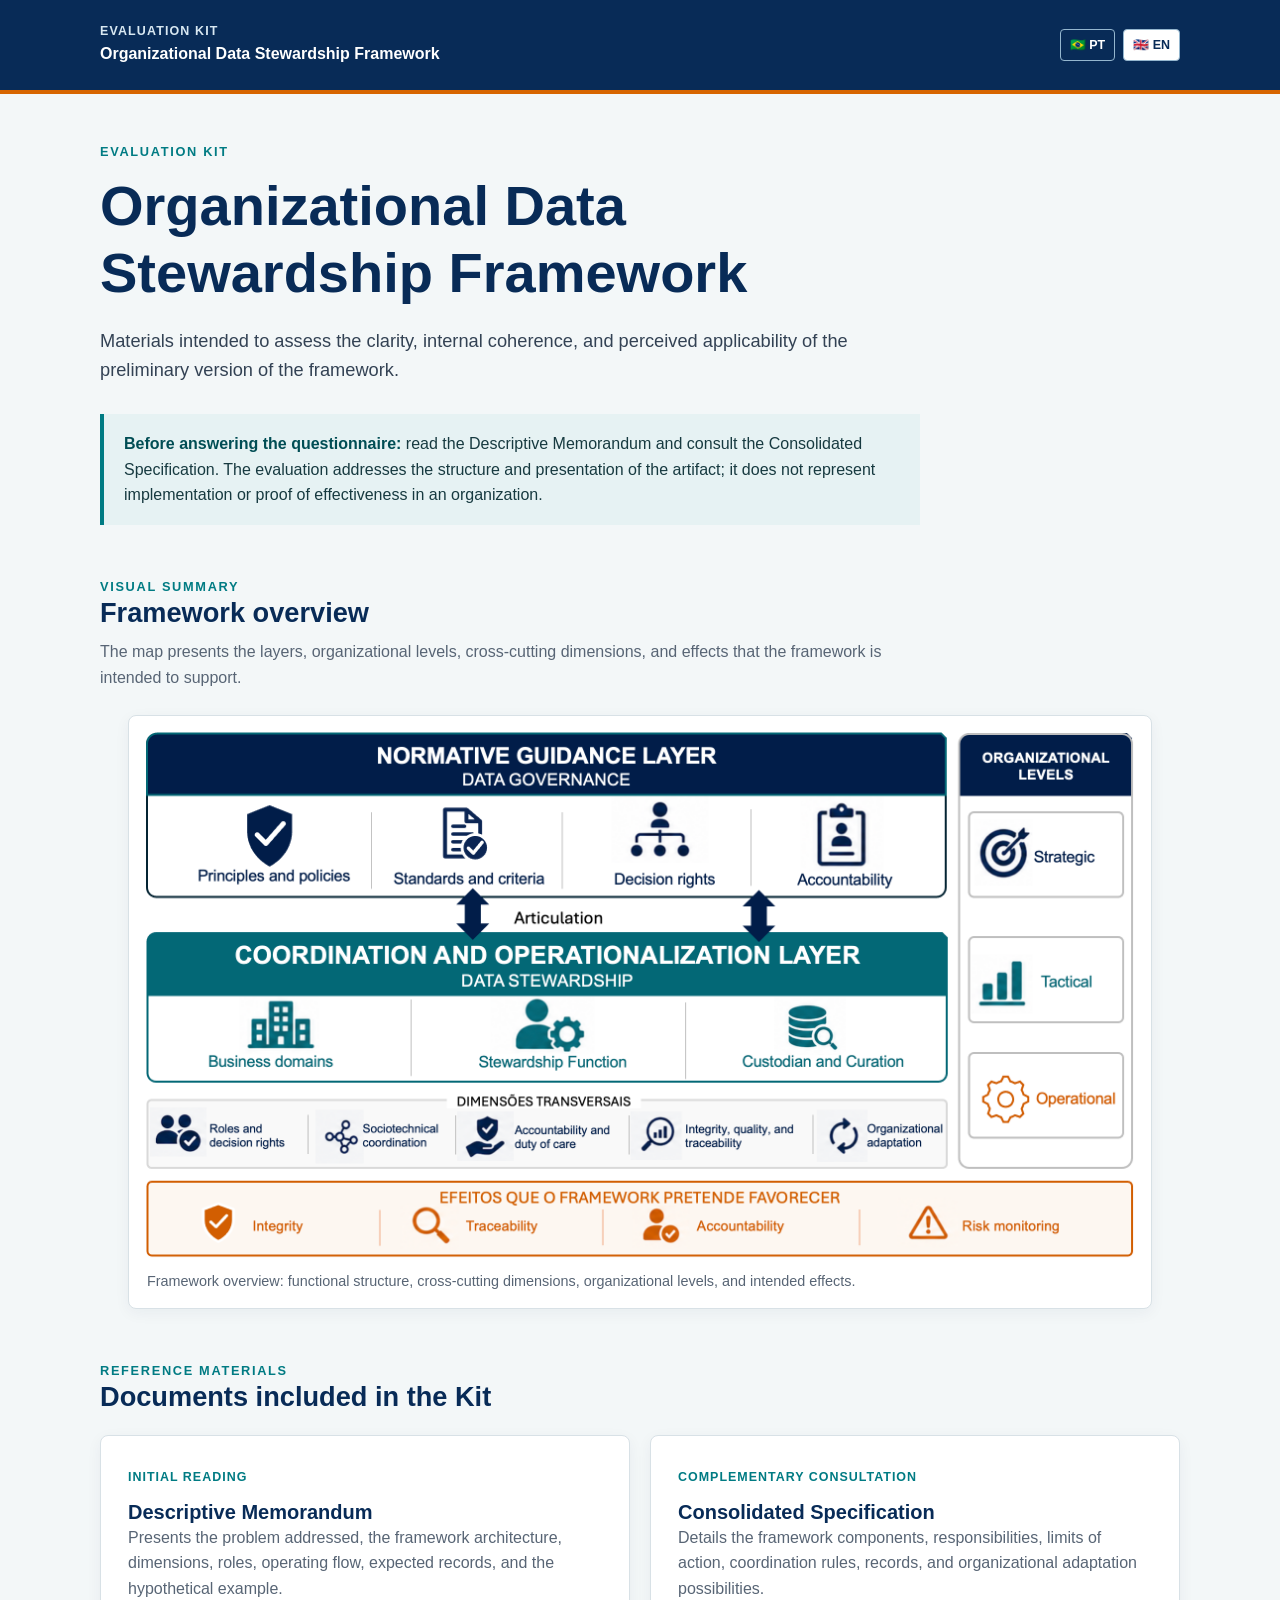
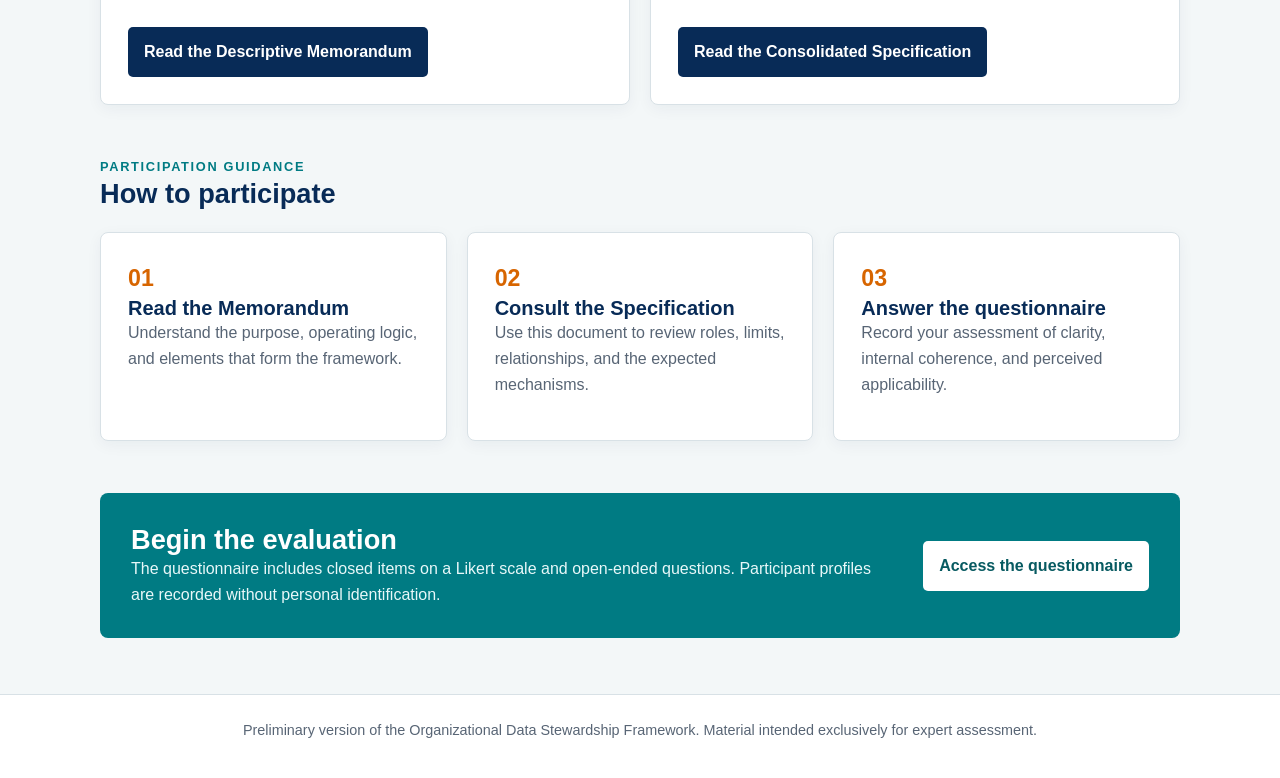
<file: index-en.html>
<!doctype html>
<html lang="en">
  <head>
    <meta charset="utf-8">
    <meta name="viewport" content="width=device-width, initial-scale=1">
    <meta name="description" content="Evaluation Kit for the Organizational Data Stewardship Framework.">
    <title>Evaluation Kit | Organizational Data Stewardship Framework</title>
    <link rel="stylesheet" href="kit.css?v=2.2">
  </head>
  <body class="landing-page">
<header class="site-header">
  <div class="site-shell header-inner">
    <div class="brand-copy">
      <span class="header-eyebrow">Evaluation Kit</span>
      <a class="brand-title" href="index-en.html">Organizational Data Stewardship Framework</a>
    </div>
    <nav class="language" aria-label="Language">
      <a href="index.html" title="Português">🇧🇷 PT</a>
      <a href="index-en.html" title="English" class="active">🇬🇧 EN</a>
    </nav>
  </div>
</header>
    <main class="site-shell landing-main">
      <div class="eyebrow">Evaluation Kit</div>
      <h1>Organizational Data Stewardship Framework</h1>
      <p class="lead">Materials intended to assess the clarity, internal coherence, and perceived applicability of the preliminary version of the framework.</p>
      <aside class="notice"><strong>Before answering the questionnaire:</strong> read the Descriptive Memorandum and consult the Consolidated Specification. The evaluation addresses the structure and presentation of the artifact; it does not represent implementation or proof of effectiveness in an organization.</aside>

      <section class="visual-section" aria-labelledby="framework-overview">
        <div class="eyebrow">Visual summary</div>
        <h2 id="framework-overview">Framework overview</h2>
        <p>The map presents the layers, organizational levels, cross-cutting dimensions, and effects that the framework is intended to support.</p>
        <figure class="framework-visual framework-visual--overview">
          <img src="mapa-geral-framework-en.png" alt="Overview of the Organizational Data Stewardship Framework" loading="lazy">
          <figcaption>Framework overview: functional structure, cross-cutting dimensions, organizational levels, and intended effects.</figcaption>
        </figure>
      </section>
      <section aria-labelledby="materials"><div class="eyebrow">Reference materials</div>
<h2 id="materials">Documents included in the Kit</h2>
<div class="grid">
        <article class="card"><div class="tag">Initial reading</div>
<h3>Descriptive Memorandum</h3>
<p>Presents the problem addressed, the framework architecture, dimensions, roles, operating flow, expected records, and the hypothetical example.</p>
<a class="button" href="memorial-en.html">Read the Descriptive Memorandum</a></article>
        <article class="card"><div class="tag">Complementary consultation</div>
<h3>Consolidated Specification</h3>
<p>Details the framework components, responsibilities, limits of action, coordination rules, records, and organizational adaptation possibilities.</p>
<a class="button" href="especificacao-en.html">Read the Consolidated Specification</a></article>
      </div></section>
      <section aria-labelledby="participation"><div class="eyebrow">Participation guidance</div>
<h2 id="participation">How to participate</h2>
<div class="grid steps">
        <article class="card"><div class="step-number">01</div>
<h3>Read the Memorandum</h3>
<p>Understand the purpose, operating logic, and elements that form the framework.</p></article>
        <article class="card"><div class="step-number">02</div>
<h3>Consult the Specification</h3>
<p>Use this document to review roles, limits, relationships, and the expected mechanisms.</p></article>
        <article class="card"><div class="step-number">03</div>
<h3>Answer the questionnaire</h3>
<p>Record your assessment of clarity, internal coherence, and perceived applicability.</p></article>
      </div></section>
      <section><div class="cta">
<div>
<h2>Begin the evaluation</h2>
<p>The questionnaire includes closed items on a Likert scale and open-ended questions. Participant profiles are recorded without personal identification.</p>
</div>
<a class="button" id="link-questionario" href="#">Access the questionnaire</a>
</div></section>
    </main>
    <footer class="site-footer"><div class="site-shell footer-inner">Preliminary version of the Organizational Data Stewardship Framework. Material intended exclusively for expert assessment.</div></footer>
    <script src="links.js"></script>
  </body>
</html>
</file>
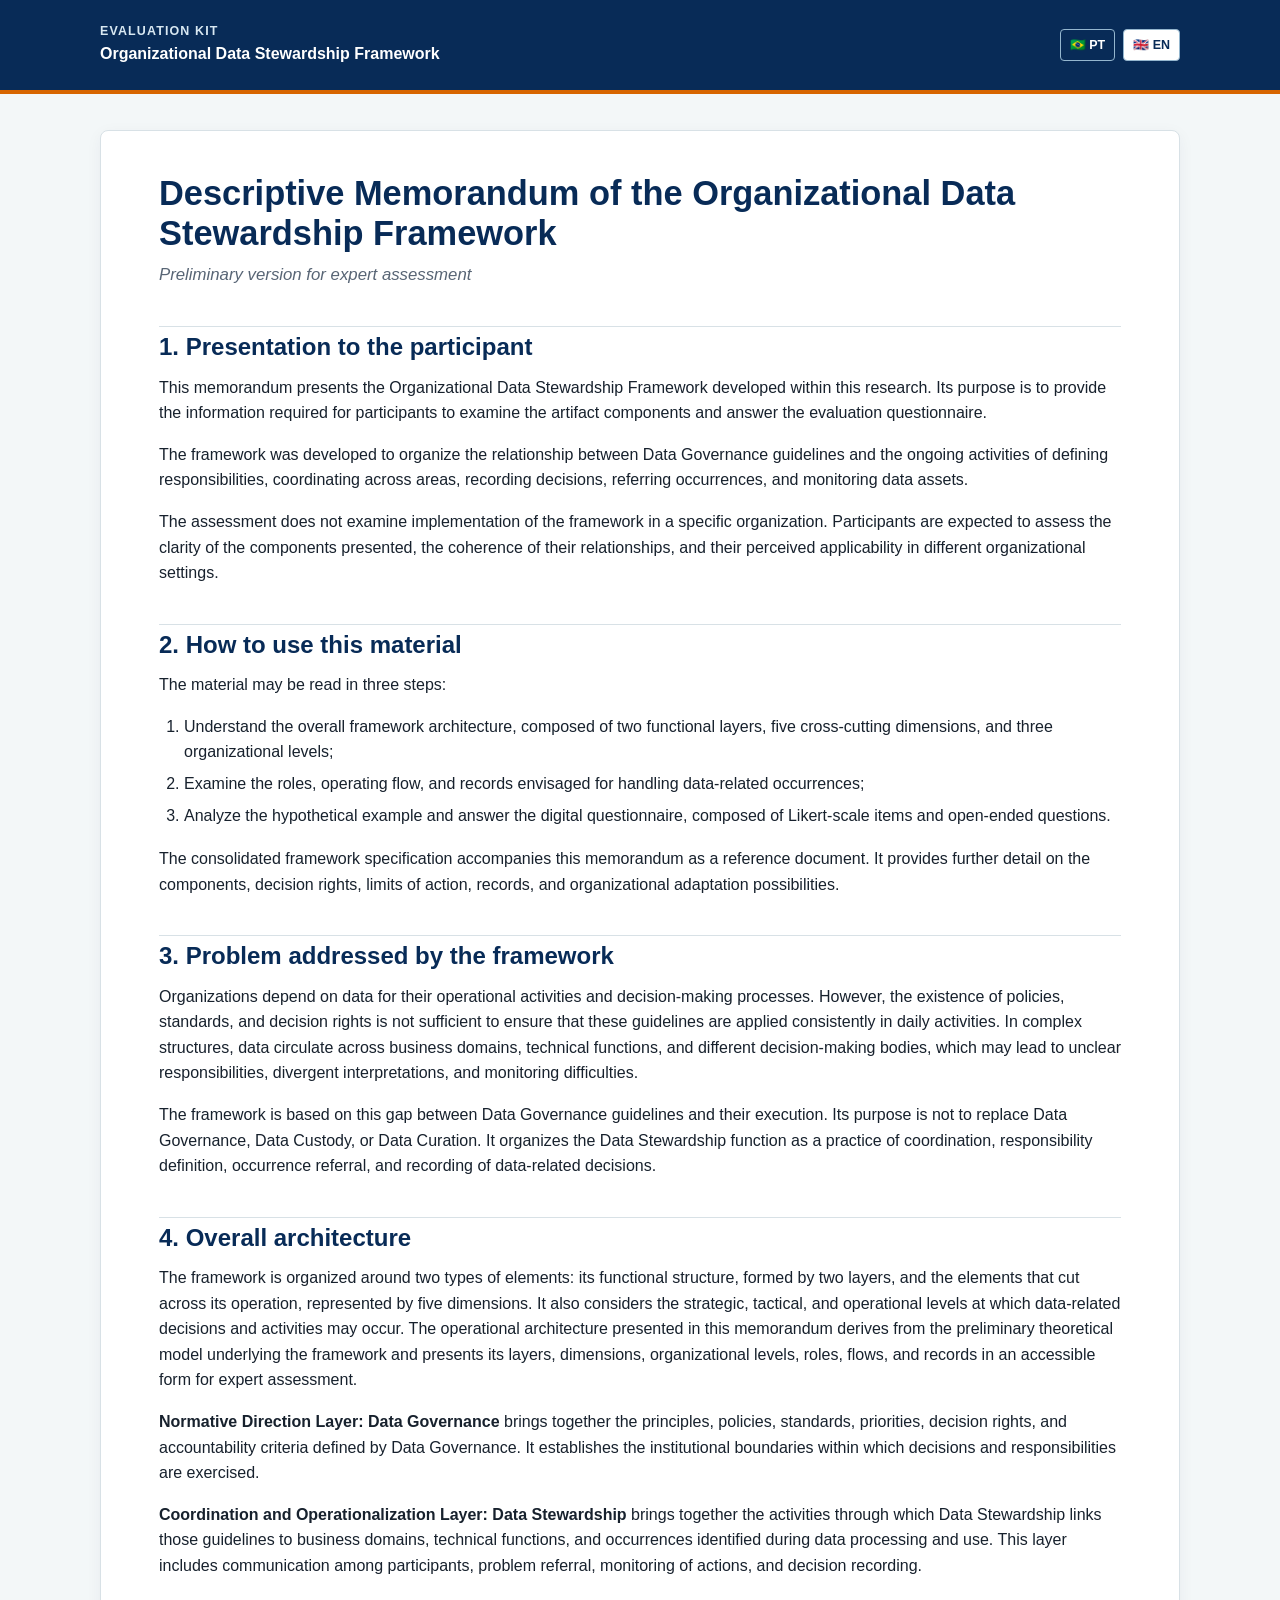
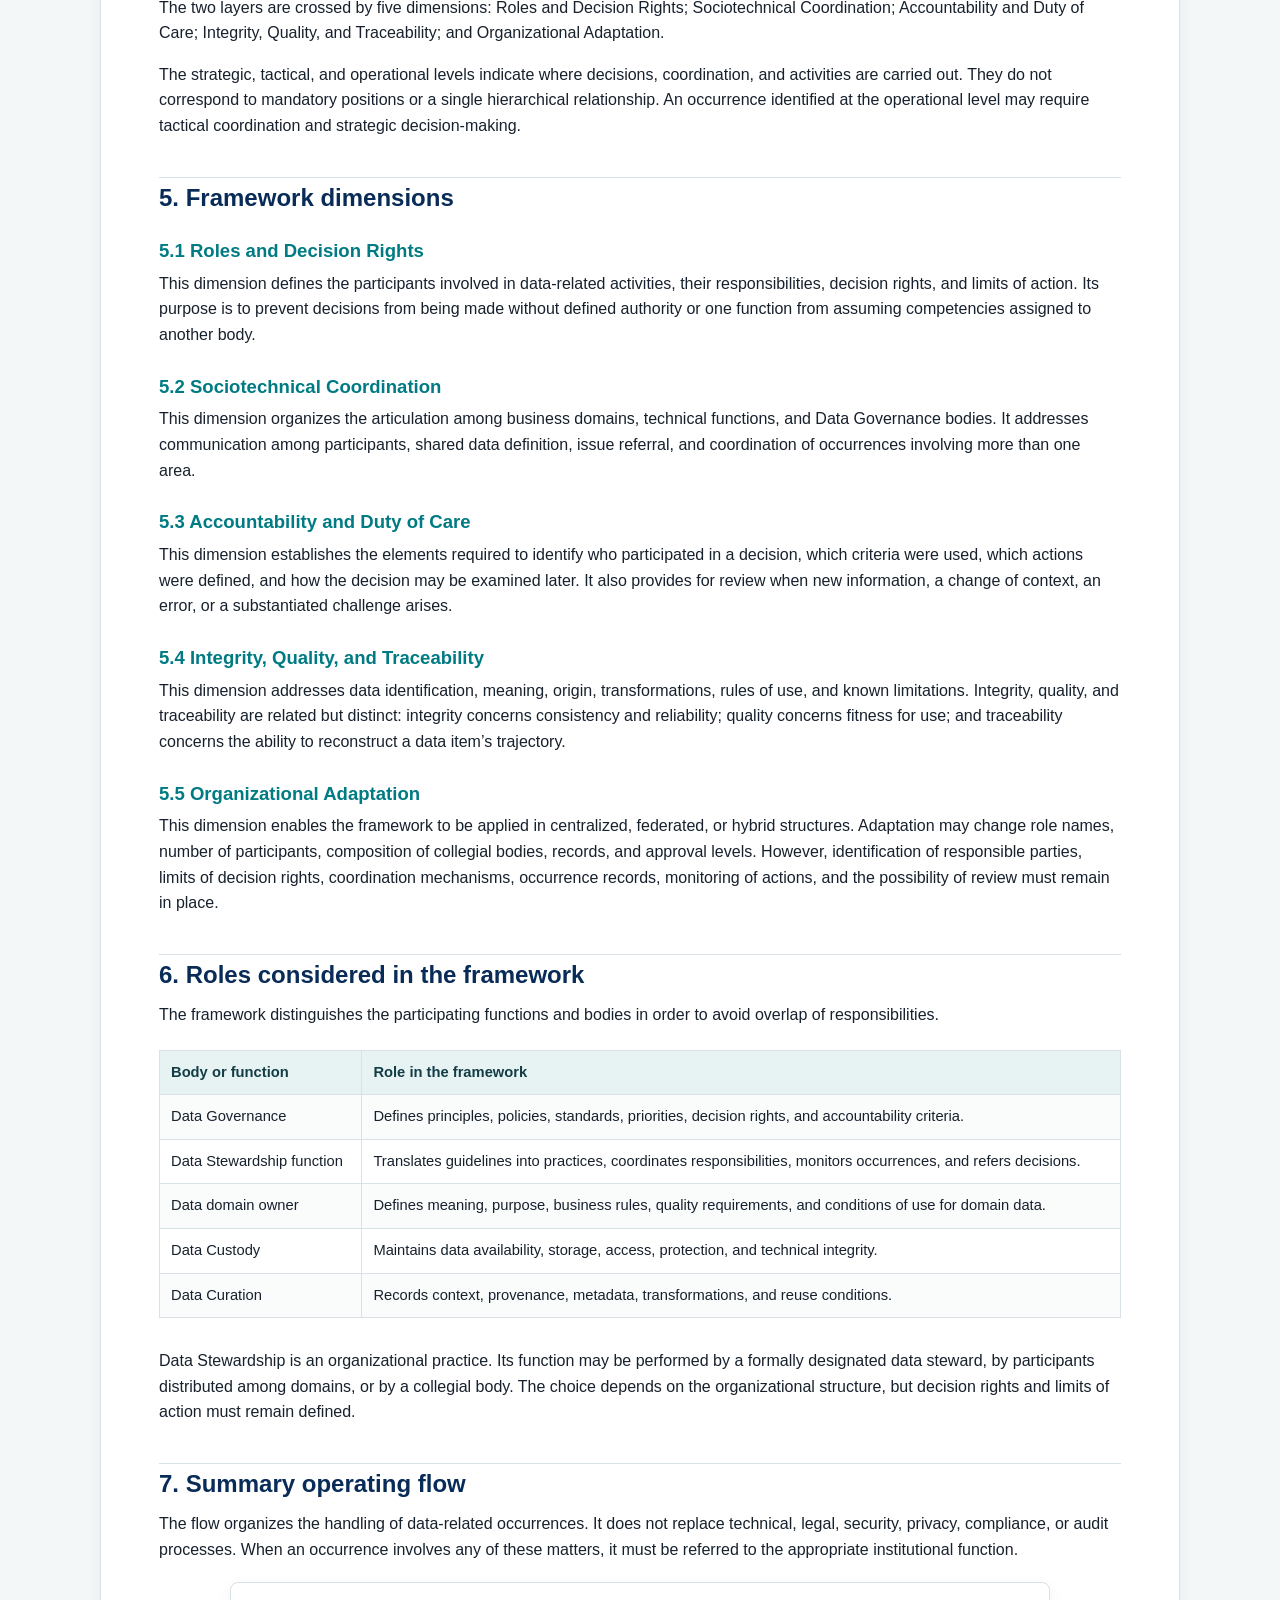
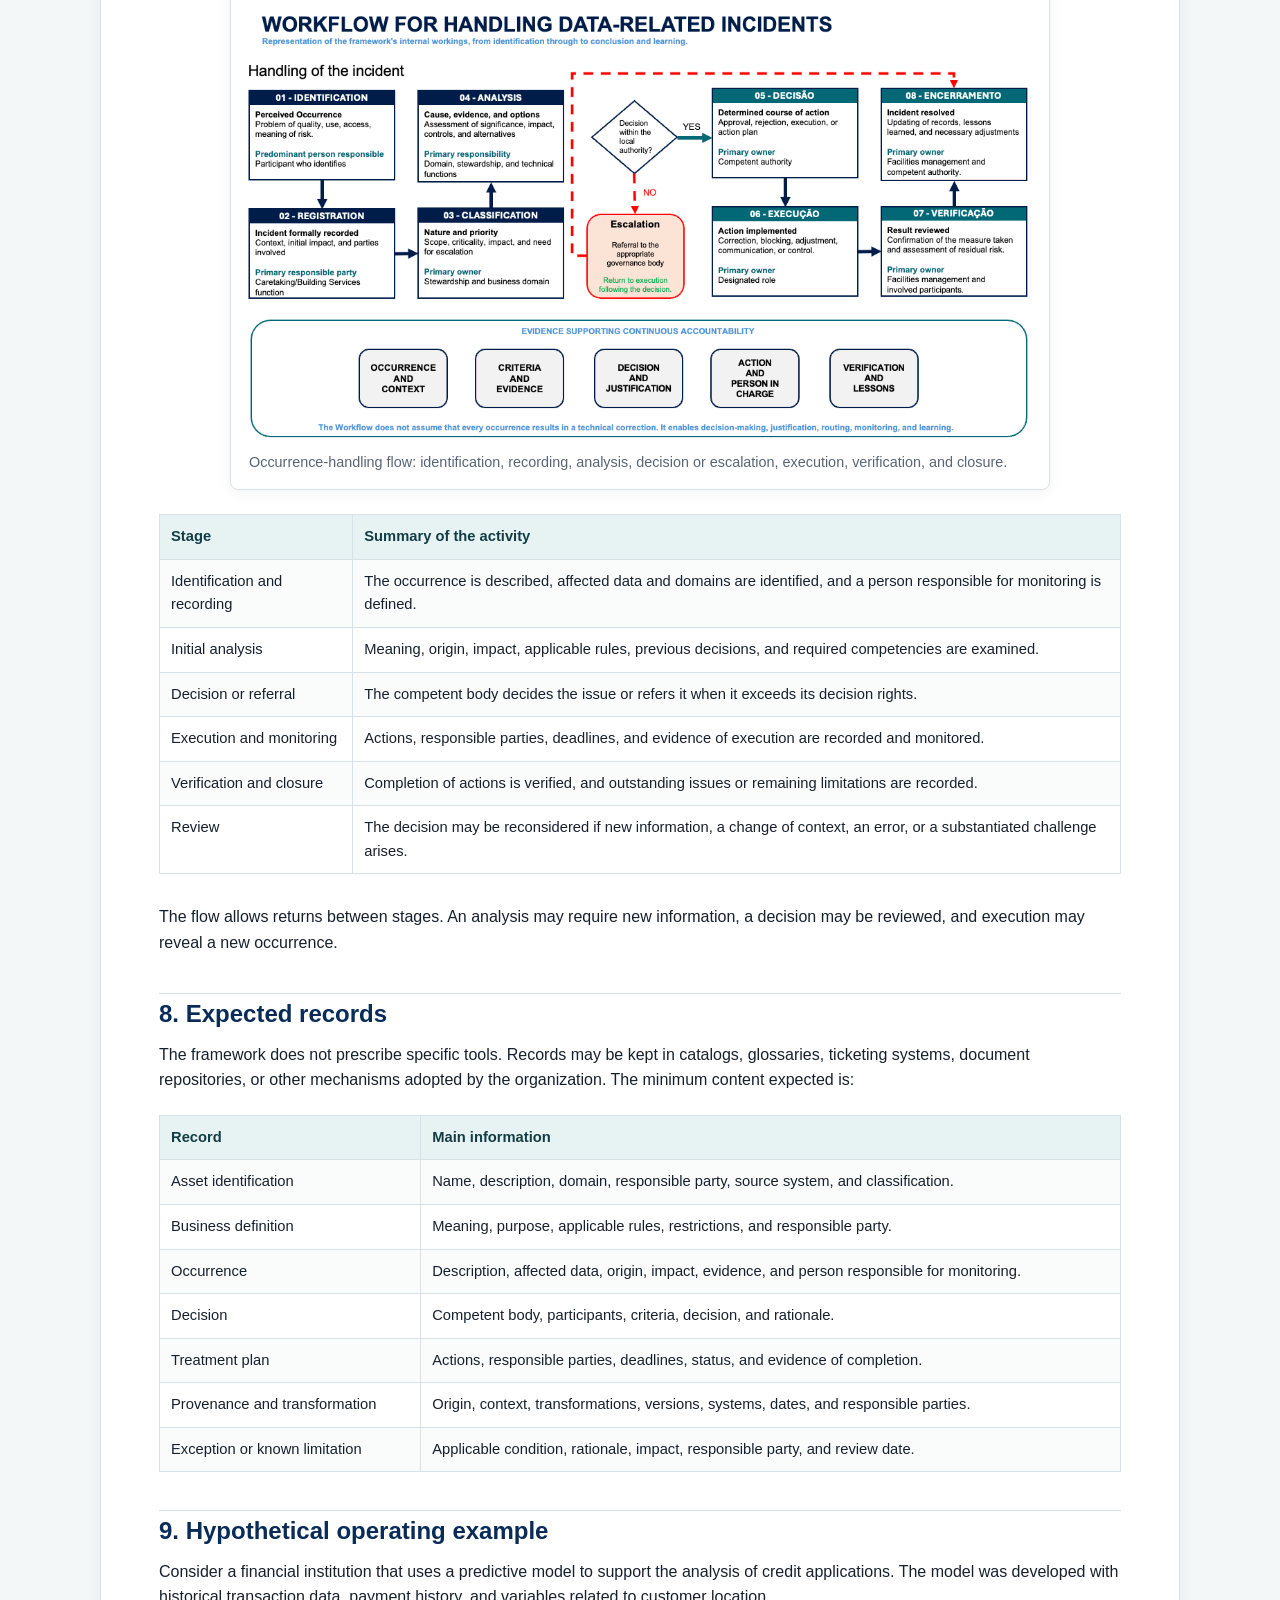
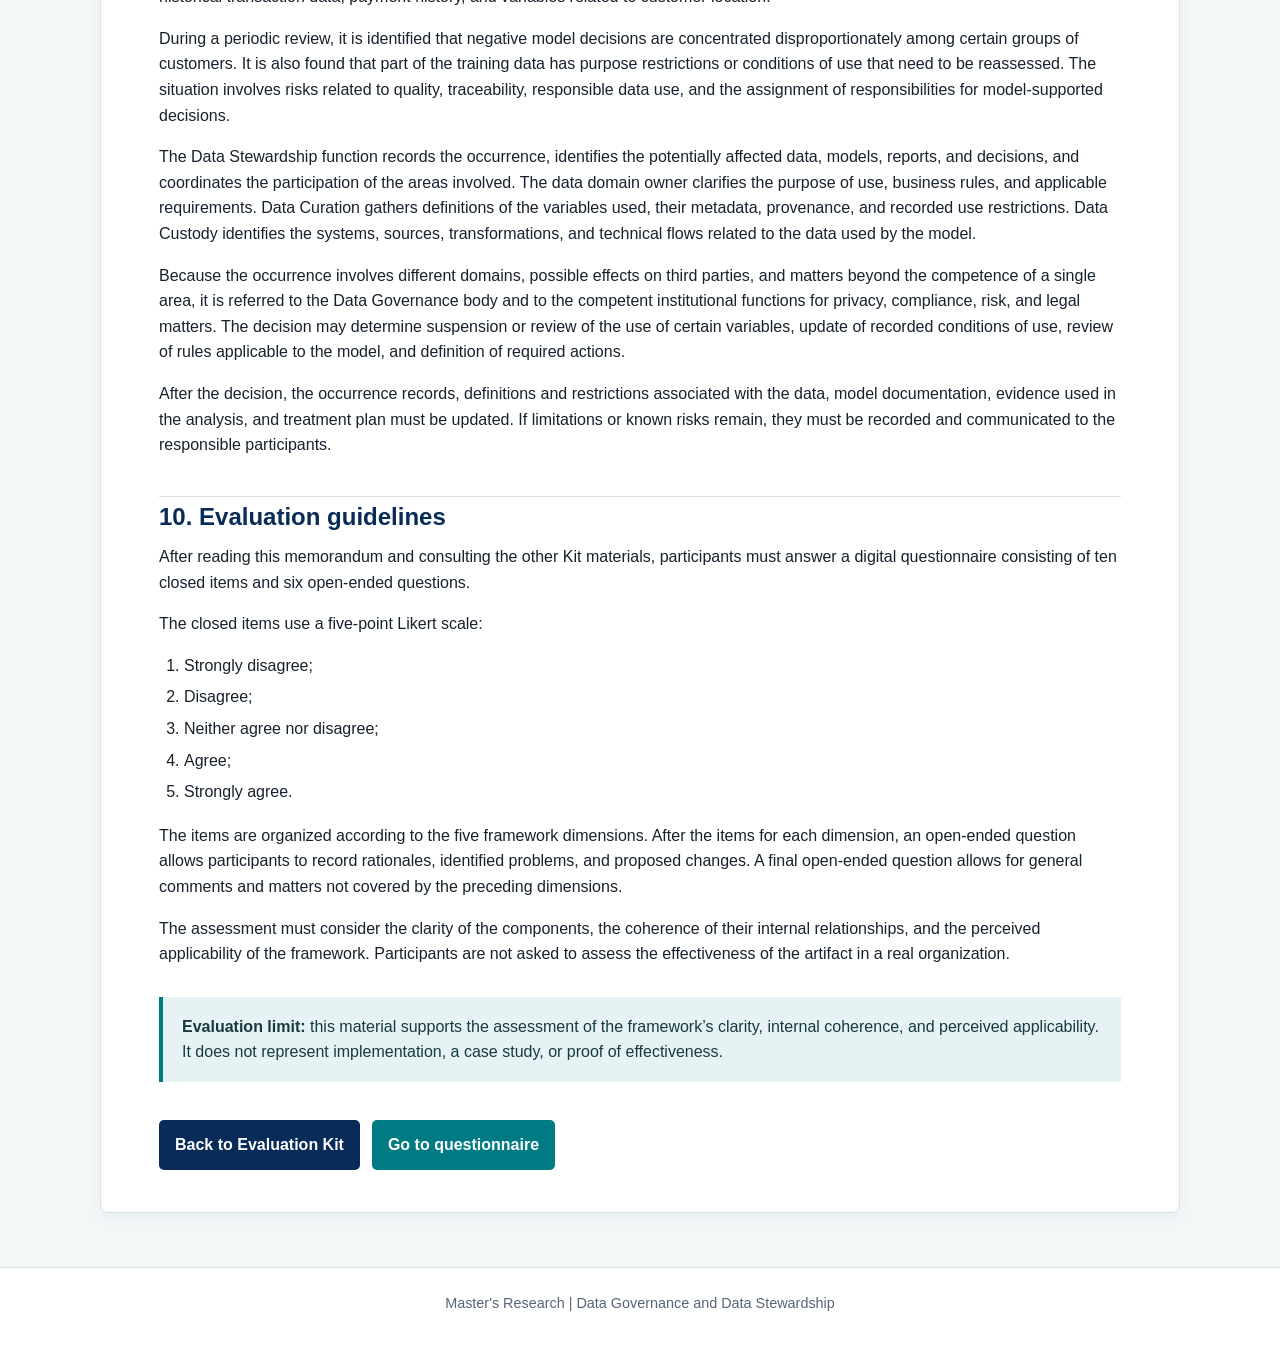
<file: memorial-en.html>
<!doctype html>
<html lang="en">
<head>
<meta charset="utf-8">
<meta name="viewport" content="width=device-width,initial-scale=1">
<title>Descriptive Memorandum | Organizational Data Stewardship Framework</title>
<link rel="stylesheet" href="kit.css?v=2.2">
</head>
<body class="document-page">
<header class="site-header">
  <div class="site-shell header-inner">
    <div class="brand-copy">
      <span class="header-eyebrow">Evaluation Kit</span>
      <a class="brand-title" href="index-en.html">Organizational Data Stewardship Framework</a>
    </div>
    <nav class="language" aria-label="Language">
      <a href="memorial.html" title="Português">🇧🇷 PT</a>
      <a href="memorial-en.html" title="English" class="active">🇬🇧 EN</a>
    </nav>
  </div>
</header><main class="site-shell document-main">
<h1>Descriptive Memorandum of the Organizational Data Stewardship Framework</h1>
<p class="subtitle"><em>Preliminary version for expert assessment</em></p>
<h2>1. Presentation to the participant</h2>
<p>This memorandum presents the Organizational Data Stewardship Framework developed within this research. Its purpose is to provide the information required for participants to examine the artifact components and answer the evaluation questionnaire.</p>
<p>The framework was developed to organize the relationship between Data Governance guidelines and the ongoing activities of defining responsibilities, coordinating across areas, recording decisions, referring occurrences, and monitoring data assets.</p>
<p>The assessment does not examine implementation of the framework in a specific organization. Participants are expected to assess the clarity of the components presented, the coherence of their relationships, and their perceived applicability in different organizational settings.</p>
<h2>2. How to use this material</h2>
<p>The material may be read in three steps:</p>
<ol>
<li>Understand the overall framework architecture, composed of two functional layers, five cross-cutting dimensions, and three organizational levels;</li>
<li>Examine the roles, operating flow, and records envisaged for handling data-related occurrences;</li>
<li>Analyze the hypothetical example and answer the digital questionnaire, composed of Likert-scale items and open-ended questions.</li>
</ol>
<p>The consolidated framework specification accompanies this memorandum as a reference document. It provides further detail on the components, decision rights, limits of action, records, and organizational adaptation possibilities.</p>
<h2>3. Problem addressed by the framework</h2>
<p>Organizations depend on data for their operational activities and decision-making processes. However, the existence of policies, standards, and decision rights is not sufficient to ensure that these guidelines are applied consistently in daily activities. In complex structures, data circulate across business domains, technical functions, and different decision-making bodies, which may lead to unclear responsibilities, divergent interpretations, and monitoring difficulties.</p>
<p>The framework is based on this gap between Data Governance guidelines and their execution. Its purpose is not to replace Data Governance, Data Custody, or Data Curation. It organizes the Data Stewardship function as a practice of coordination, responsibility definition, occurrence referral, and recording of data-related decisions.</p>
<h2>4. Overall architecture</h2>
<p>The framework is organized around two types of elements: its functional structure, formed by two layers, and the elements that cut across its operation, represented by five dimensions. It also considers the strategic, tactical, and operational levels at which data-related decisions and activities may occur. The operational architecture presented in this memorandum derives from the preliminary theoretical model underlying the framework and presents its layers, dimensions, organizational levels, roles, flows, and records in an accessible form for expert assessment.</p>
<p><strong>Normative Direction Layer: Data Governance</strong> brings together the principles, policies, standards, priorities, decision rights, and accountability criteria defined by Data Governance. It establishes the institutional boundaries within which decisions and responsibilities are exercised.</p>
<p><strong>Coordination and Operationalization Layer: Data Stewardship</strong> brings together the activities through which Data Stewardship links those guidelines to business domains, technical functions, and occurrences identified during data processing and use. This layer includes communication among participants, problem referral, monitoring of actions, and decision recording.</p>
<p>The two layers are crossed by five dimensions: Roles and Decision Rights; Sociotechnical Coordination; Accountability and Duty of Care; Integrity, Quality, and Traceability; and Organizational Adaptation.</p>
<p>The strategic, tactical, and operational levels indicate where decisions, coordination, and activities are carried out. They do not correspond to mandatory positions or a single hierarchical relationship. An occurrence identified at the operational level may require tactical coordination and strategic decision-making.</p>
<h2>5. Framework dimensions</h2>
<h3>5.1 Roles and Decision Rights</h3>
<p>This dimension defines the participants involved in data-related activities, their responsibilities, decision rights, and limits of action. Its purpose is to prevent decisions from being made without defined authority or one function from assuming competencies assigned to another body.</p>
<h3>5.2 Sociotechnical Coordination</h3>
<p>This dimension organizes the articulation among business domains, technical functions, and Data Governance bodies. It addresses communication among participants, shared data definition, issue referral, and coordination of occurrences involving more than one area.</p>
<h3>5.3 Accountability and Duty of Care</h3>
<p>This dimension establishes the elements required to identify who participated in a decision, which criteria were used, which actions were defined, and how the decision may be examined later. It also provides for review when new information, a change of context, an error, or a substantiated challenge arises.</p>
<h3>5.4 Integrity, Quality, and Traceability</h3>
<p>This dimension addresses data identification, meaning, origin, transformations, rules of use, and known limitations. Integrity, quality, and traceability are related but distinct: integrity concerns consistency and reliability; quality concerns fitness for use; and traceability concerns the ability to reconstruct a data item’s trajectory.</p>
<h3>5.5 Organizational Adaptation</h3>
<p>This dimension enables the framework to be applied in centralized, federated, or hybrid structures. Adaptation may change role names, number of participants, composition of collegial bodies, records, and approval levels. However, identification of responsible parties, limits of decision rights, coordination mechanisms, occurrence records, monitoring of actions, and the possibility of review must remain in place.</p>
<h2>6. Roles considered in the framework</h2>
<p>The framework distinguishes the participating functions and bodies in order to avoid overlap of responsibilities.</p>
<table>
<tr>
<th>Body or function</th>
<th>Role in the framework</th>
</tr>
<tr>
<td>Data Governance</td>
<td>Defines principles, policies, standards, priorities, decision rights, and accountability criteria.</td>
</tr>
<tr>
<td>Data Stewardship function</td>
<td>Translates guidelines into practices, coordinates responsibilities, monitors occurrences, and refers decisions.</td>
</tr>
<tr>
<td>Data domain owner</td>
<td>Defines meaning, purpose, business rules, quality requirements, and conditions of use for domain data.</td>
</tr>
<tr>
<td>Data Custody</td>
<td>Maintains data availability, storage, access, protection, and technical integrity.</td>
</tr>
<tr>
<td>Data Curation</td>
<td>Records context, provenance, metadata, transformations, and reuse conditions.</td>
</tr>
</table>
<p>Data Stewardship is an organizational practice. Its function may be performed by a formally designated data steward, by participants distributed among domains, or by a collegial body. The choice depends on the organizational structure, but decision rights and limits of action must remain defined.</p>
<h2>7. Summary operating flow</h2>
<p>The flow organizes the handling of data-related occurrences. It does not replace technical, legal, security, privacy, compliance, or audit processes. When an occurrence involves any of these matters, it must be referred to the appropriate institutional function.</p>
<figure class="framework-visual framework-visual--flow">
<img src="fluxo-tratamento-ocorrencias-en.png" alt="Flow for handling data-related occurrences" loading="lazy">
<figcaption>Occurrence-handling flow: identification, recording, analysis, decision or escalation, execution, verification, and closure.</figcaption>
</figure>
<table>
<tr>
<th>Stage</th>
<th>Summary of the activity</th>
</tr>
<tr>
<td>Identification and recording</td>
<td>The occurrence is described, affected data and domains are identified, and a person responsible for monitoring is defined.</td>
</tr>
<tr>
<td>Initial analysis</td>
<td>Meaning, origin, impact, applicable rules, previous decisions, and required competencies are examined.</td>
</tr>
<tr>
<td>Decision or referral</td>
<td>The competent body decides the issue or refers it when it exceeds its decision rights.</td>
</tr>
<tr>
<td>Execution and monitoring</td>
<td>Actions, responsible parties, deadlines, and evidence of execution are recorded and monitored.</td>
</tr>
<tr>
<td>Verification and closure</td>
<td>Completion of actions is verified, and outstanding issues or remaining limitations are recorded.</td>
</tr>
<tr>
<td>Review</td>
<td>The decision may be reconsidered if new information, a change of context, an error, or a substantiated challenge arises.</td>
</tr>
</table>
<p>The flow allows returns between stages. An analysis may require new information, a decision may be reviewed, and execution may reveal a new occurrence.</p>
<h2>8. Expected records</h2>
<p>The framework does not prescribe specific tools. Records may be kept in catalogs, glossaries, ticketing systems, document repositories, or other mechanisms adopted by the organization. The minimum content expected is:</p>
<table>
<tr>
<th>Record</th>
<th>Main information</th>
</tr>
<tr>
<td>Asset identification</td>
<td>Name, description, domain, responsible party, source system, and classification.</td>
</tr>
<tr>
<td>Business definition</td>
<td>Meaning, purpose, applicable rules, restrictions, and responsible party.</td>
</tr>
<tr>
<td>Occurrence</td>
<td>Description, affected data, origin, impact, evidence, and person responsible for monitoring.</td>
</tr>
<tr>
<td>Decision</td>
<td>Competent body, participants, criteria, decision, and rationale.</td>
</tr>
<tr>
<td>Treatment plan</td>
<td>Actions, responsible parties, deadlines, status, and evidence of completion.</td>
</tr>
<tr>
<td>Provenance and transformation</td>
<td>Origin, context, transformations, versions, systems, dates, and responsible parties.</td>
</tr>
<tr>
<td>Exception or known limitation</td>
<td>Applicable condition, rationale, impact, responsible party, and review date.</td>
</tr>
</table>
<h2>9. Hypothetical operating example</h2>
<p>Consider a financial institution that uses a predictive model to support the analysis of credit applications. The model was developed with historical transaction data, payment history, and variables related to customer location.</p>
<p>During a periodic review, it is identified that negative model decisions are concentrated disproportionately among certain groups of customers. It is also found that part of the training data has purpose restrictions or conditions of use that need to be reassessed. The situation involves risks related to quality, traceability, responsible data use, and the assignment of responsibilities for model-supported decisions.</p>
<p>The Data Stewardship function records the occurrence, identifies the potentially affected data, models, reports, and decisions, and coordinates the participation of the areas involved. The data domain owner clarifies the purpose of use, business rules, and applicable requirements. Data Curation gathers definitions of the variables used, their metadata, provenance, and recorded use restrictions. Data Custody identifies the systems, sources, transformations, and technical flows related to the data used by the model.</p>
<p>Because the occurrence involves different domains, possible effects on third parties, and matters beyond the competence of a single area, it is referred to the Data Governance body and to the competent institutional functions for privacy, compliance, risk, and legal matters. The decision may determine suspension or review of the use of certain variables, update of recorded conditions of use, review of rules applicable to the model, and definition of required actions.</p>
<p>After the decision, the occurrence records, definitions and restrictions associated with the data, model documentation, evidence used in the analysis, and treatment plan must be updated. If limitations or known risks remain, they must be recorded and communicated to the responsible participants.</p>
<h2>10. Evaluation guidelines</h2>
<p>After reading this memorandum and consulting the other Kit materials, participants must answer a digital questionnaire consisting of ten closed items and six open-ended questions.</p>
<p>The closed items use a five-point Likert scale:</p>
<ol>
<li>Strongly disagree;</li>
<li>Disagree;</li>
<li>Neither agree nor disagree;</li>
<li>Agree;</li>
<li>Strongly agree.</li>
</ol>
<p>The items are organized according to the five framework dimensions. After the items for each dimension, an open-ended question allows participants to record rationales, identified problems, and proposed changes. A final open-ended question allows for general comments and matters not covered by the preceding dimensions.</p>
<p>The assessment must consider the clarity of the components, the coherence of their internal relationships, and the perceived applicability of the framework. Participants are not asked to assess the effectiveness of the artifact in a real organization.</p>
<div class="callout">
<strong>Evaluation limit:</strong> this material supports the assessment of the framework’s clarity, internal coherence, and perceived applicability. It does not represent implementation, a case study, or proof of effectiveness.</div>
<nav class="actions"><a class="button" href="index-en.html">Back to Evaluation Kit</a><a class="button alt" id="link-questionario" href="#">Go to questionnaire</a></nav></main><footer class="site-footer"><div class="site-shell footer-inner">Master's Research | Data Governance and Data Stewardship</div></footer><script src="links.js"></script>
</body>
</html>
</file>
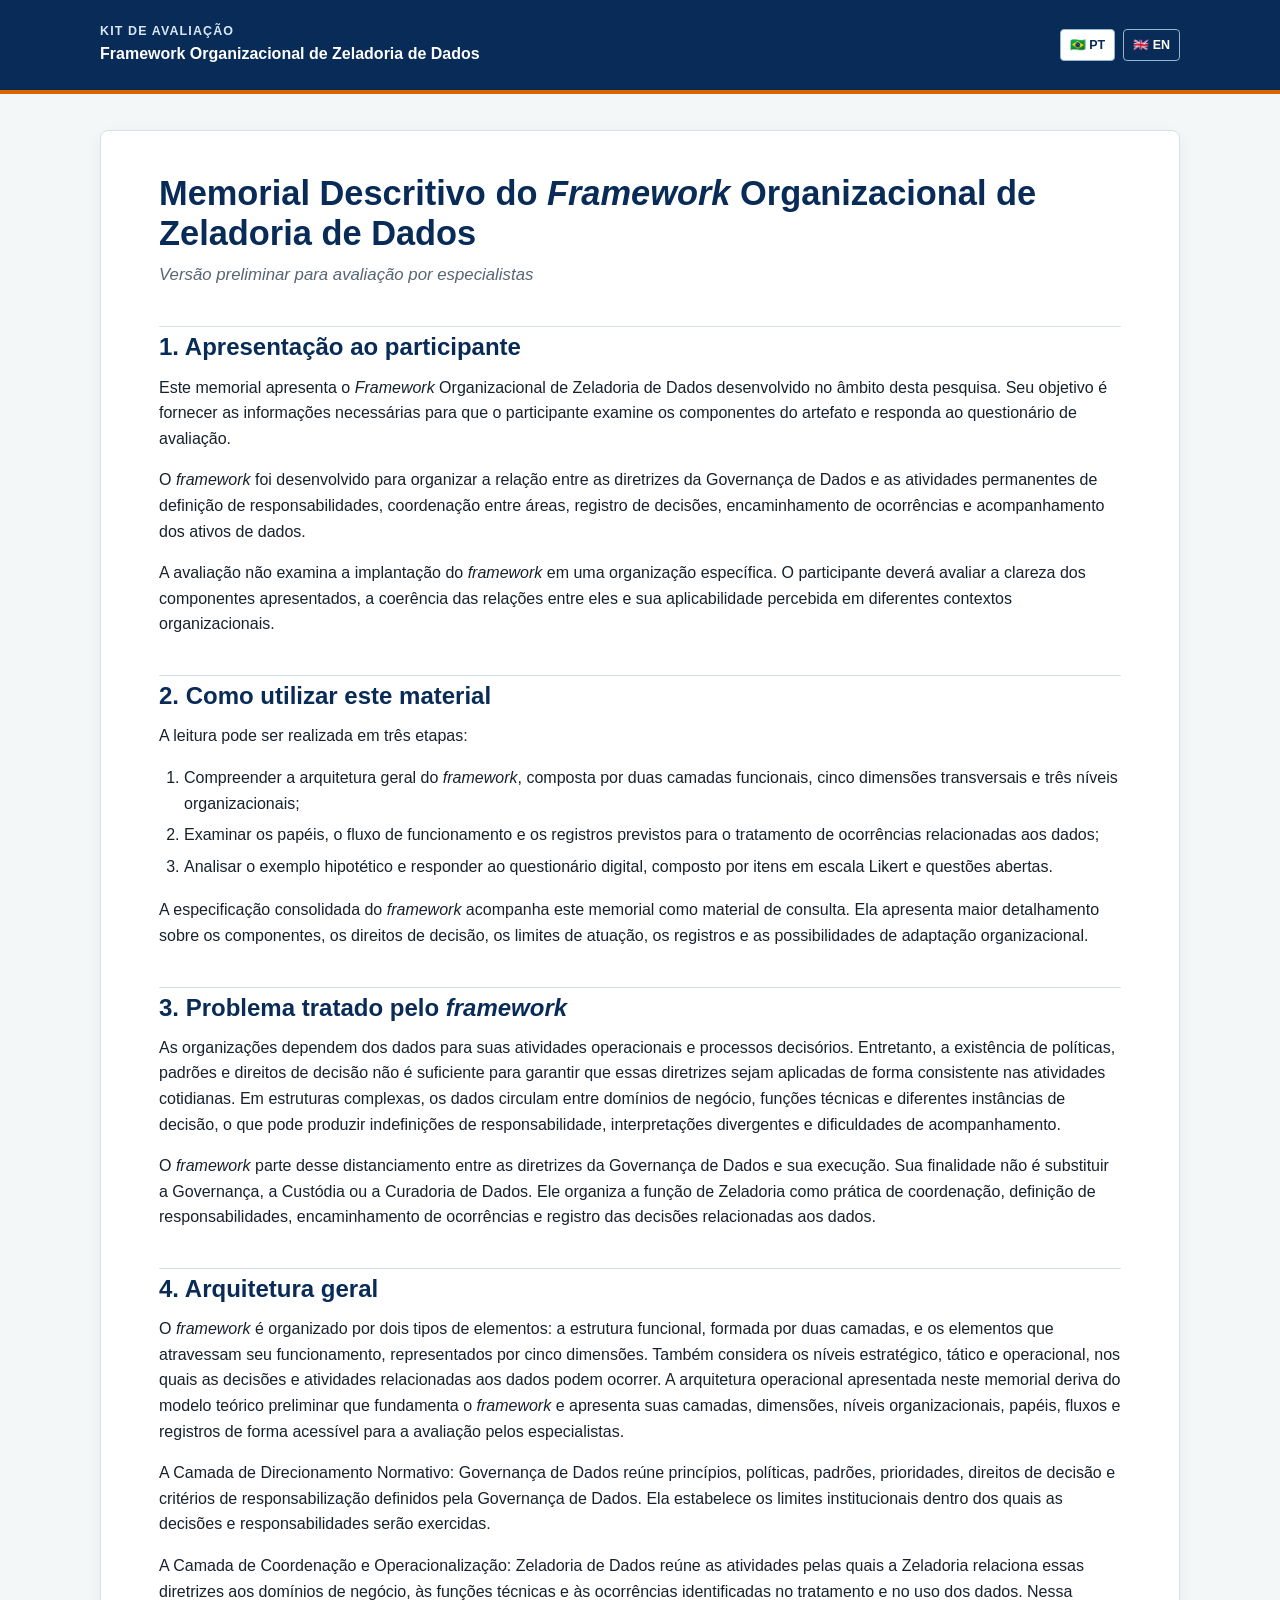
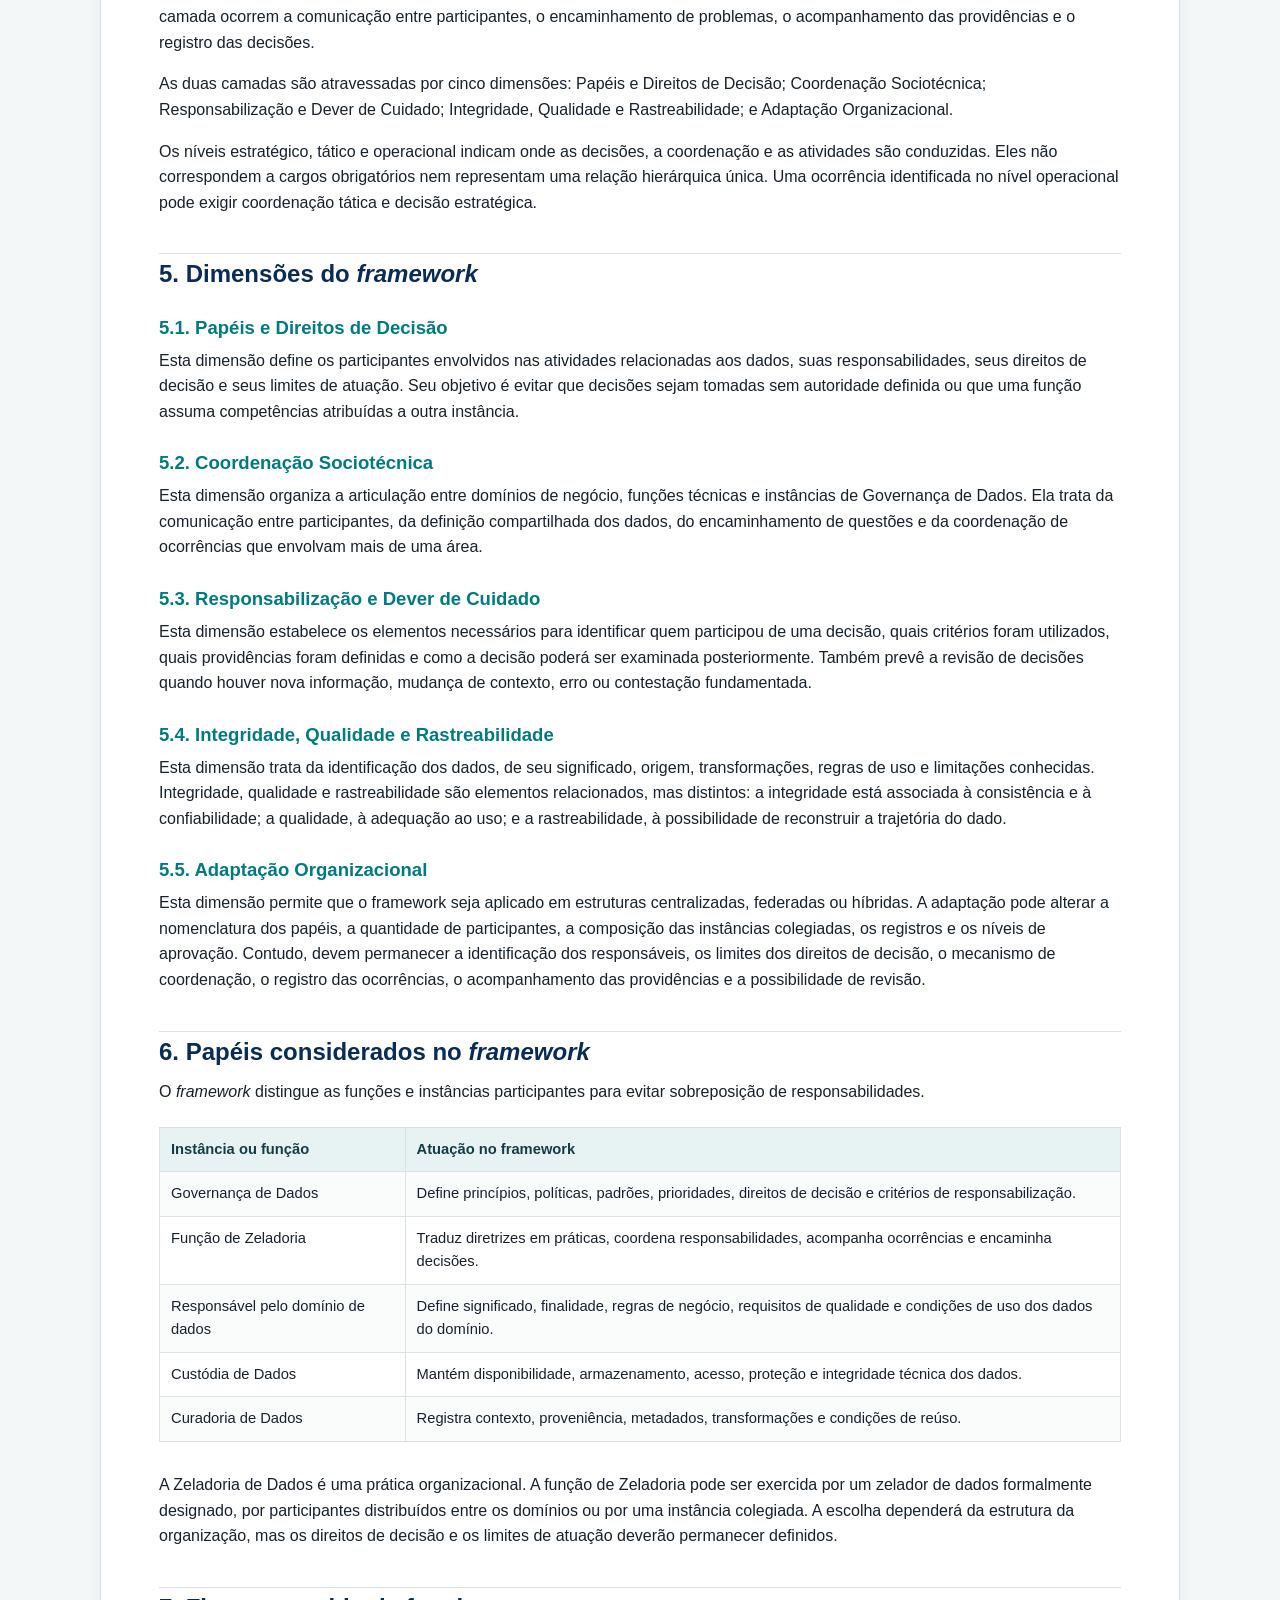
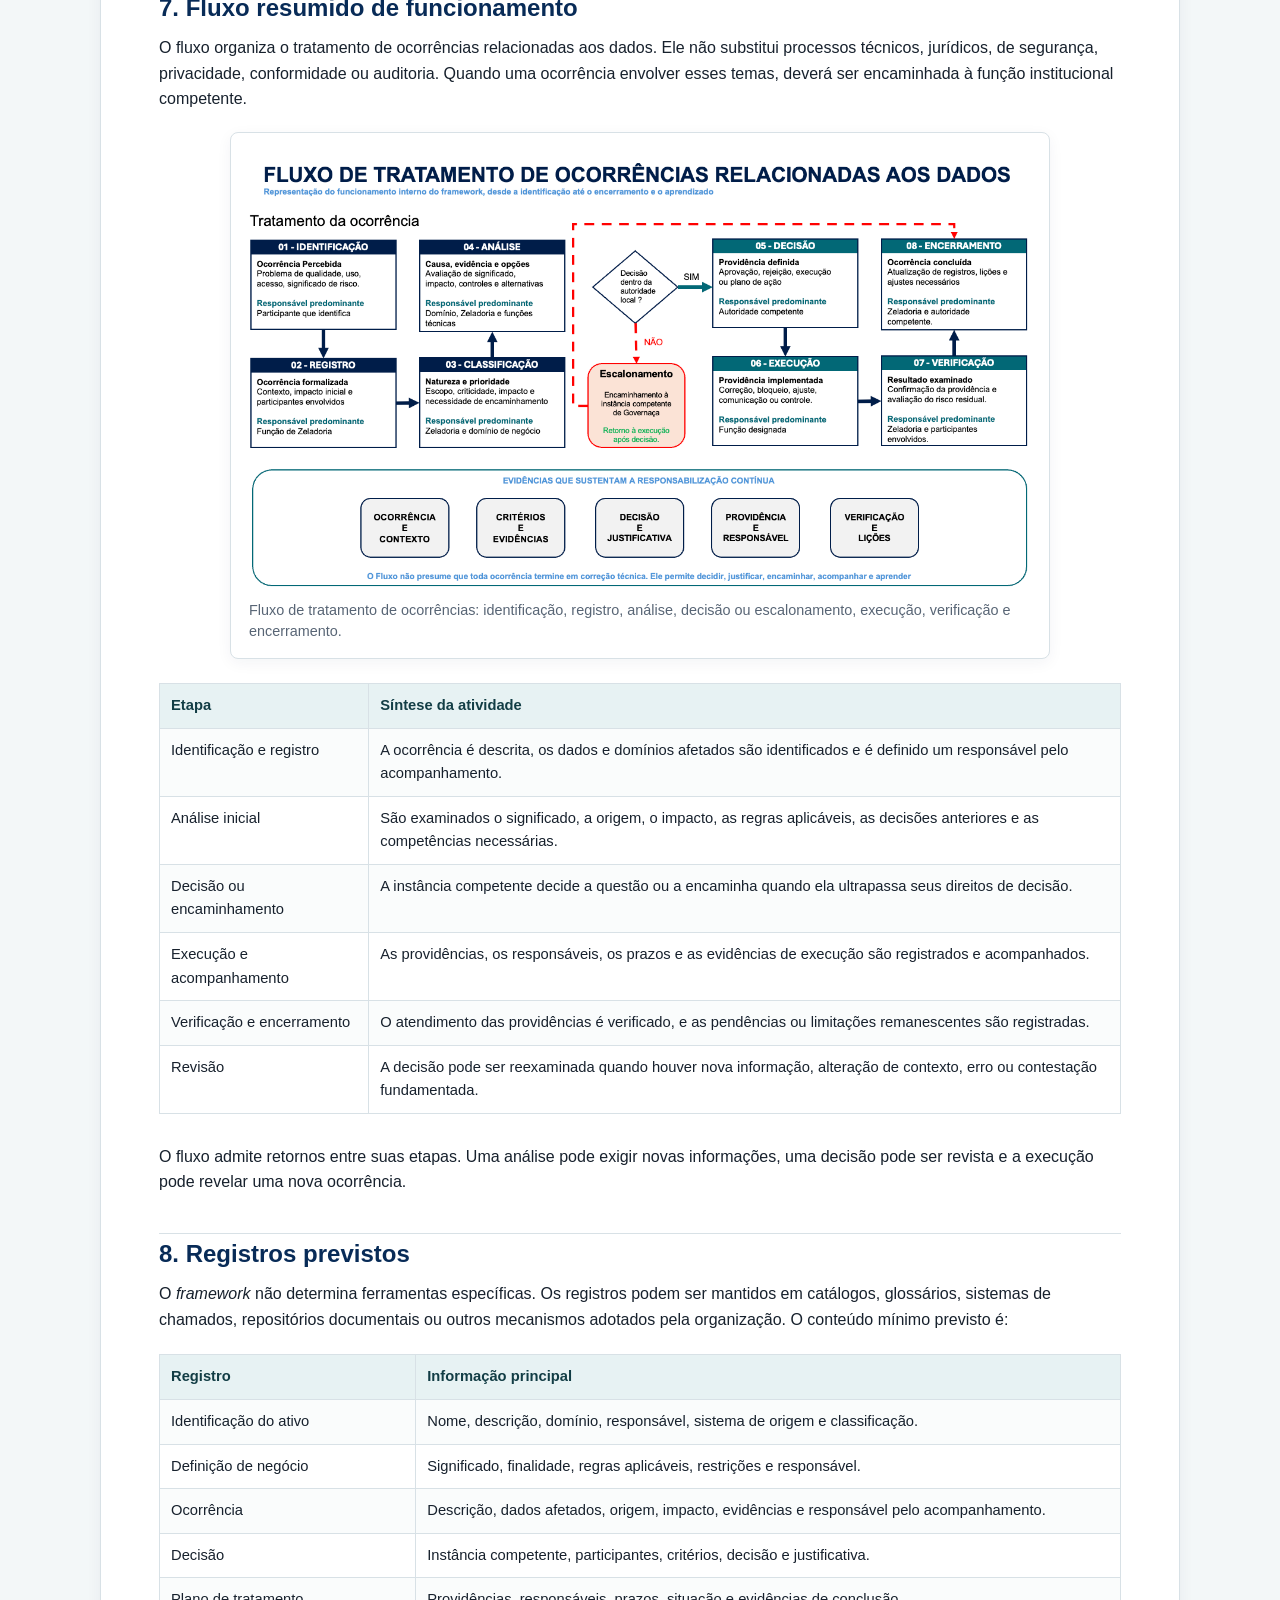
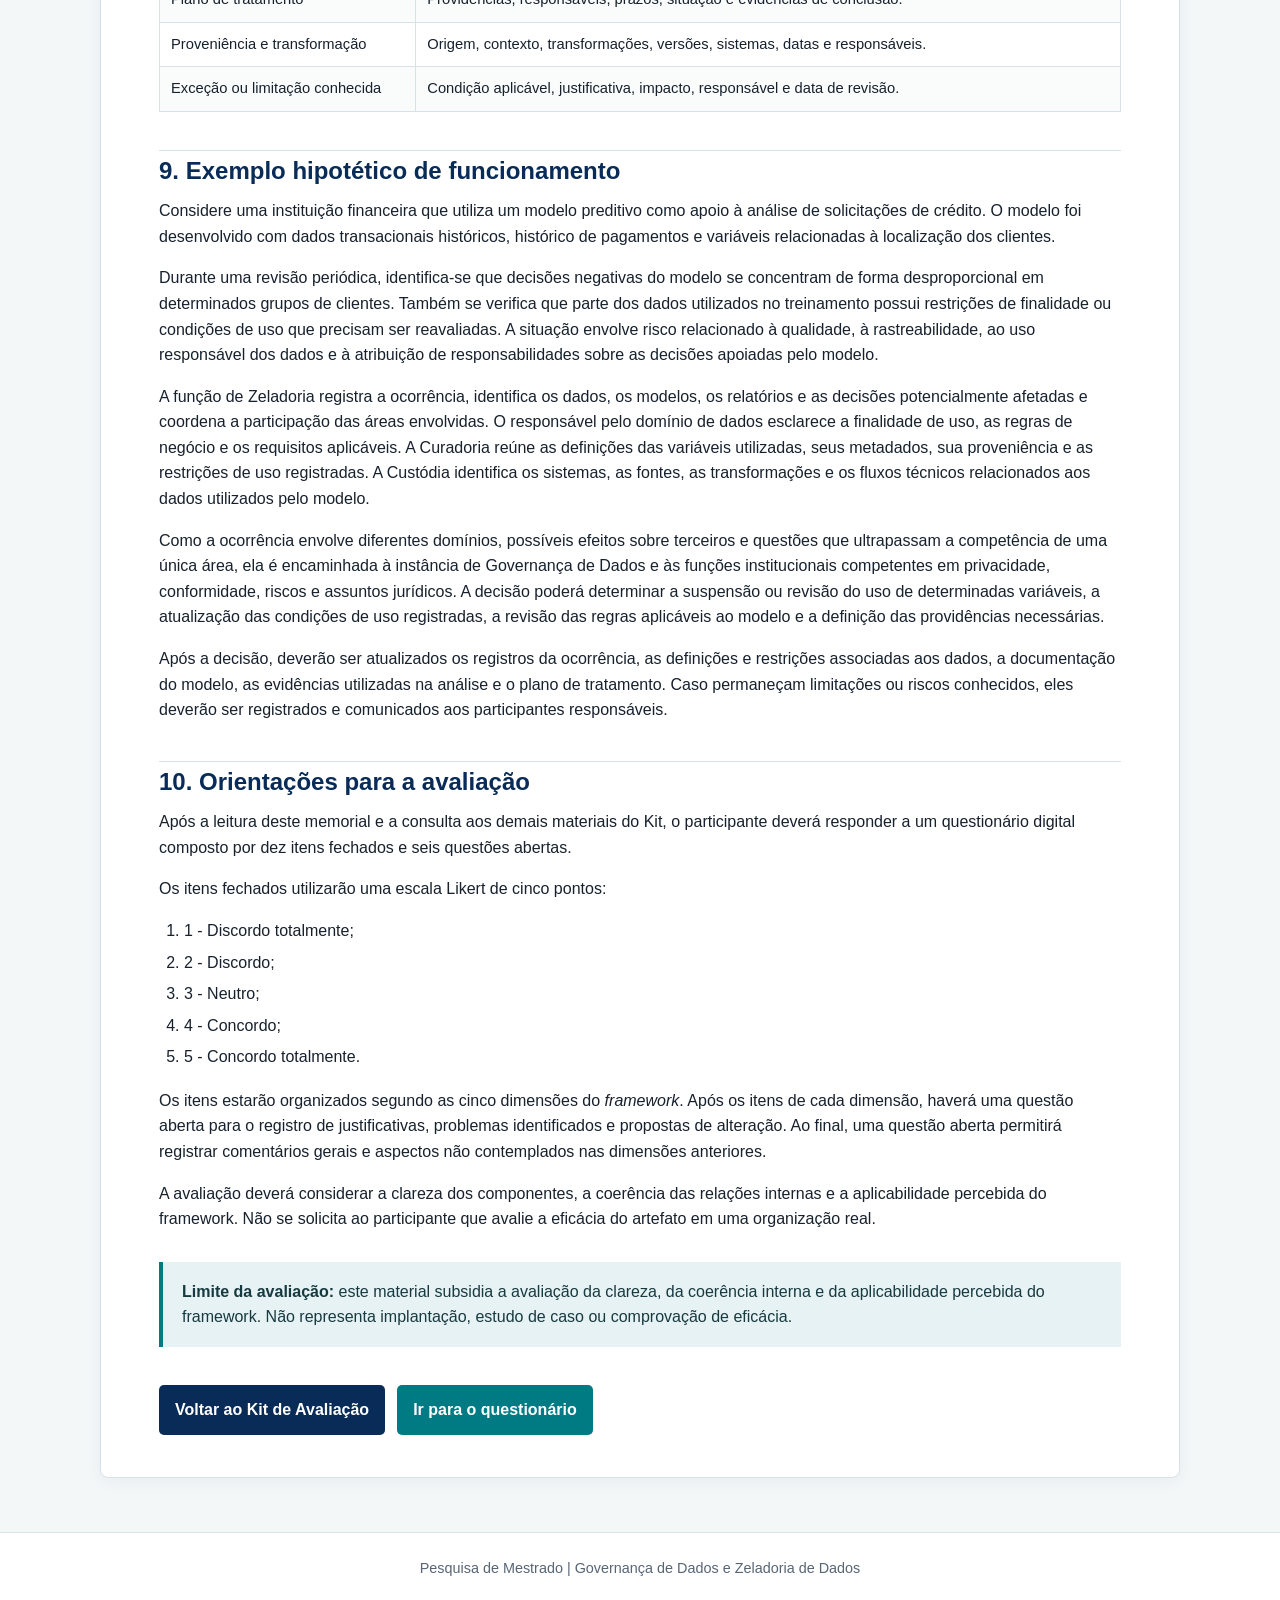
<file: memorial.html>
<!doctype html>
<html lang="pt-BR">
<head>
<meta charset="utf-8">
<meta name="viewport" content="width=device-width, initial-scale=1">
<title>Memorial Descritivo | Framework Organizacional de Zeladoria de Dados</title>
<link rel="stylesheet" href="kit.css?v=2.2">
</head>
<body class="document-page">
<header class="site-header">
  <div class="site-shell header-inner">
    <div class="brand-copy">
      <span class="header-eyebrow">Kit de Avaliação</span>
      <a class="brand-title" href="index.html">Framework Organizacional de Zeladoria de Dados</a>
    </div>
    <nav class="language" aria-label="Idioma">
      <a href="memorial.html" title="Português" class="active">🇧🇷 PT</a>
      <a href="memorial-en.html" title="English">🇬🇧 EN</a>
    </nav>
  </div>
</header><main class="site-shell document-main"><h1>
<strong>Memorial Descritivo do </strong><em><strong>Framework</strong></em><strong> Organizacional de Zeladoria de Dados</strong>
</h1>
<p class="subtitle"><em>Versão preliminar para avaliação por especialistas</em></p>
<h2>1. Apresentação ao participante</h2>
<p>Este memorial apresenta o <em>Framework</em> Organizacional de Zeladoria de Dados desenvolvido no âmbito desta pesquisa. Seu objetivo é fornecer as informações necessárias para que o participante examine os componentes do artefato e responda ao questionário de avaliação.</p>
<p>O <em>framework</em> foi desenvolvido para organizar a relação entre as diretrizes da Governança de Dados e as atividades permanentes de definição de responsabilidades, coordenação entre áreas, registro de decisões, encaminhamento de ocorrências e acompanhamento dos ativos de dados.</p>
<p>A avaliação não examina a implantação do <em>framework</em> em uma organização específica. O participante deverá avaliar a clareza dos componentes apresentados, a coerência das relações entre eles e sua aplicabilidade percebida em diferentes contextos organizacionais.</p>
<h2>2. Como utilizar este material</h2>
<p>A leitura pode ser realizada em três etapas:</p>
<ol>
<li>Compreender a arquitetura geral do <em>framework</em>, composta por duas camadas funcionais, cinco dimensões transversais e três níveis organizacionais;</li>
<li>Examinar os papéis, o fluxo de funcionamento e os registros previstos para o tratamento de ocorrências relacionadas aos dados;</li>
<li>Analisar o exemplo hipotético e responder ao questionário digital, composto por itens em escala Likert e questões abertas.</li>
</ol>
<p>A especificação consolidada do <em>framework</em> acompanha este memorial como material de consulta. Ela apresenta maior detalhamento sobre os componentes, os direitos de decisão, os limites de atuação, os registros e as possibilidades de adaptação organizacional.</p>
<h2>3. Problema tratado pelo <em>framework</em>
</h2>
<p>As organizações dependem dos dados para suas atividades operacionais e processos decisórios. Entretanto, a existência de políticas, padrões e direitos de decisão não é suficiente para garantir que essas diretrizes sejam aplicadas de forma consistente nas atividades cotidianas. Em estruturas complexas, os dados circulam entre domínios de negócio, funções técnicas e diferentes instâncias de decisão, o que pode produzir indefinições de responsabilidade, interpretações divergentes e dificuldades de acompanhamento.</p>
<p>O <em>framework</em> parte desse distanciamento entre as diretrizes da Governança de Dados e sua execução. Sua finalidade não é substituir a Governança, a Custódia ou a Curadoria de Dados. Ele organiza a função de Zeladoria como prática de coordenação, definição de responsabilidades, encaminhamento de ocorrências e registro das decisões relacionadas aos dados.</p>
<h2>4. Arquitetura geral</h2>
<p>O <em>framework</em> é organizado por dois tipos de elementos: a estrutura funcional, formada por duas camadas, e os elementos que atravessam seu funcionamento, representados por cinco dimensões. Também considera os níveis estratégico, tático e operacional, nos quais as decisões e atividades relacionadas aos dados podem ocorrer. A arquitetura operacional apresentada neste memorial deriva do modelo teórico preliminar que fundamenta o <em>framework</em> e apresenta suas camadas, dimensões, níveis organizacionais, papéis, fluxos e registros de forma acessível para a avaliação pelos especialistas.</p>
<p>A Camada de Direcionamento Normativo: Governança de Dados reúne princípios, políticas, padrões, prioridades, direitos de decisão e critérios de responsabilização definidos pela Governança de Dados. Ela estabelece os limites institucionais dentro dos quais as decisões e responsabilidades serão exercidas.</p>
<p>A Camada de Coordenação e Operacionalização: Zeladoria de Dados reúne as atividades pelas quais a Zeladoria relaciona essas diretrizes aos domínios de negócio, às funções técnicas e às ocorrências identificadas no tratamento e no uso dos dados. Nessa camada ocorrem a comunicação entre participantes, o encaminhamento de problemas, o acompanhamento das providências e o registro das decisões.</p>
<p>As duas camadas são atravessadas por cinco dimensões: Papéis e Direitos de Decisão; Coordenação Sociotécnica; Responsabilização e Dever de Cuidado; Integridade, Qualidade e Rastreabilidade; e Adaptação Organizacional.</p>
<p>Os níveis estratégico, tático e operacional indicam onde as decisões, a coordenação e as atividades são conduzidas. Eles não correspondem a cargos obrigatórios nem representam uma relação hierárquica única. Uma ocorrência identificada no nível operacional pode exigir coordenação tática e decisão estratégica.</p>
<h2>5. Dimensões do <em>framework</em>
</h2>
<h3>5.1. Papéis e Direitos de Decisão</h3>
<p>Esta dimensão define os participantes envolvidos nas atividades relacionadas aos dados, suas responsabilidades, seus direitos de decisão e seus limites de atuação. Seu objetivo é evitar que decisões sejam tomadas sem autoridade definida ou que uma função assuma competências atribuídas a outra instância.</p>
<h3>5.2. Coordenação Sociotécnica</h3>
<p>Esta dimensão organiza a articulação entre domínios de negócio, funções técnicas e instâncias de Governança de Dados. Ela trata da comunicação entre participantes, da definição compartilhada dos dados, do encaminhamento de questões e da coordenação de ocorrências que envolvam mais de uma área.</p>
<h3>5.3. Responsabilização e Dever de Cuidado</h3>
<p>Esta dimensão estabelece os elementos necessários para identificar quem participou de uma decisão, quais critérios foram utilizados, quais providências foram definidas e como a decisão poderá ser examinada posteriormente. Também prevê a revisão de decisões quando houver nova informação, mudança de contexto, erro ou contestação fundamentada.</p>
<h3>5.4. Integridade, Qualidade e Rastreabilidade</h3>
<p>Esta dimensão trata da identificação dos dados, de seu significado, origem, transformações, regras de uso e limitações conhecidas. Integridade, qualidade e rastreabilidade são elementos relacionados, mas distintos: a integridade está associada à consistência e à confiabilidade; a qualidade, à adequação ao uso; e a rastreabilidade, à possibilidade de reconstruir a trajetória do dado.</p>
<h3>5.5. Adaptação Organizacional</h3>
<p>Esta dimensão permite que o framework seja aplicado em estruturas centralizadas, federadas ou híbridas. A adaptação pode alterar a nomenclatura dos papéis, a quantidade de participantes, a composição das instâncias colegiadas, os registros e os níveis de aprovação. Contudo, devem permanecer a identificação dos responsáveis, os limites dos direitos de decisão, o mecanismo de coordenação, o registro das ocorrências, o acompanhamento das providências e a possibilidade de revisão.</p>
<h2>6. Papéis considerados no <em>framework</em>
</h2>
<p>O <em>framework</em> distingue as funções e instâncias participantes para evitar sobreposição de responsabilidades.</p>
<table>
<tr>
<th>Instância ou função</th>
<th>Atuação no framework</th>
</tr>
<tr>
<td>Governança de Dados</td>
<td>Define princípios, políticas, padrões, prioridades, direitos de decisão e critérios de responsabilização.</td>
</tr>
<tr>
<td>Função de Zeladoria</td>
<td>Traduz diretrizes em práticas, coordena responsabilidades, acompanha ocorrências e encaminha decisões.</td>
</tr>
<tr>
<td>Responsável pelo domínio de dados</td>
<td>Define significado, finalidade, regras de negócio, requisitos de qualidade e condições de uso dos dados do domínio.</td>
</tr>
<tr>
<td>Custódia de Dados</td>
<td>Mantém disponibilidade, armazenamento, acesso, proteção e integridade técnica dos dados.</td>
</tr>
<tr>
<td>Curadoria de Dados</td>
<td>Registra contexto, proveniência, metadados, transformações e condições de reúso.</td>
</tr>
</table>
<p>A Zeladoria de Dados é uma prática organizacional. A função de Zeladoria pode ser exercida por um zelador de dados formalmente designado, por participantes distribuídos entre os domínios ou por uma instância colegiada. A escolha dependerá da estrutura da organização, mas os direitos de decisão e os limites de atuação deverão permanecer definidos.</p>
<h2>7. Fluxo resumido de funcionamento</h2>
<p>O fluxo organiza o tratamento de ocorrências relacionadas aos dados. Ele não substitui processos técnicos, jurídicos, de segurança, privacidade, conformidade ou auditoria. Quando uma ocorrência envolver esses temas, deverá ser encaminhada à função institucional competente.</p>
<figure class="framework-visual framework-visual--flow">
<img src="fluxo-tratamento-ocorrencias.png" alt="Fluxo de tratamento de ocorrências relacionadas aos dados" loading="lazy">
<figcaption>Fluxo de tratamento de ocorrências: identificação, registro, análise, decisão ou escalonamento, execução, verificação e encerramento.</figcaption>
</figure>
<table>
<tr>
<th>Etapa</th>
<th>Síntese da atividade</th>
</tr>
<tr>
<td>Identificação e registro</td>
<td>A ocorrência é descrita, os dados e domínios afetados são identificados e é definido um responsável pelo acompanhamento.</td>
</tr>
<tr>
<td>Análise inicial</td>
<td>São examinados o significado, a origem, o impacto, as regras aplicáveis, as decisões anteriores e as competências necessárias.</td>
</tr>
<tr>
<td>Decisão ou encaminhamento</td>
<td>A instância competente decide a questão ou a encaminha quando ela ultrapassa seus direitos de decisão.</td>
</tr>
<tr>
<td>Execução e acompanhamento</td>
<td>As providências, os responsáveis, os prazos e as evidências de execução são registrados e acompanhados.</td>
</tr>
<tr>
<td>Verificação e encerramento</td>
<td>O atendimento das providências é verificado, e as pendências ou limitações remanescentes são registradas.</td>
</tr>
<tr>
<td>Revisão</td>
<td>A decisão pode ser reexaminada quando houver nova informação, alteração de contexto, erro ou contestação fundamentada.</td>
</tr>
</table>
<p>O fluxo admite retornos entre suas etapas. Uma análise pode exigir novas informações, uma decisão pode ser revista e a execução pode revelar uma nova ocorrência.</p>
<h2>8. Registros previstos</h2>
<p>O <em>framework</em> não determina ferramentas específicas. Os registros podem ser mantidos em catálogos, glossários, sistemas de chamados, repositórios documentais ou outros mecanismos adotados pela organização. O conteúdo mínimo previsto é:</p>
<table>
<tr>
<th>Registro</th>
<th>Informação principal</th>
</tr>
<tr>
<td>Identificação do ativo</td>
<td>Nome, descrição, domínio, responsável, sistema de origem e classificação.</td>
</tr>
<tr>
<td>Definição de negócio</td>
<td>Significado, finalidade, regras aplicáveis, restrições e responsável.</td>
</tr>
<tr>
<td>Ocorrência</td>
<td>Descrição, dados afetados, origem, impacto, evidências e responsável pelo acompanhamento.</td>
</tr>
<tr>
<td>Decisão</td>
<td>Instância competente, participantes, critérios, decisão e justificativa.</td>
</tr>
<tr>
<td>Plano de tratamento</td>
<td>Providências, responsáveis, prazos, situação e evidências de conclusão.</td>
</tr>
<tr>
<td>Proveniência e transformação</td>
<td>Origem, contexto, transformações, versões, sistemas, datas e responsáveis.</td>
</tr>
<tr>
<td>Exceção ou limitação conhecida</td>
<td>Condição aplicável, justificativa, impacto, responsável e data de revisão.</td>
</tr>
</table>
<h2>9. Exemplo hipotético de funcionamento</h2>
<p>Considere uma instituição financeira que utiliza um modelo preditivo como apoio à análise de solicitações de crédito. O modelo foi desenvolvido com dados transacionais históricos, histórico de pagamentos e variáveis relacionadas à localização dos clientes.</p>
<p>Durante uma revisão periódica, identifica-se que decisões negativas do modelo se concentram de forma desproporcional em determinados grupos de clientes. Também se verifica que parte dos dados utilizados no treinamento possui restrições de finalidade ou condições de uso que precisam ser reavaliadas. A situação envolve risco relacionado à qualidade, à rastreabilidade, ao uso responsável dos dados e à atribuição de responsabilidades sobre as decisões apoiadas pelo modelo.</p>
<p>A função de Zeladoria registra a ocorrência, identifica os dados, os modelos, os relatórios e as decisões potencialmente afetadas e coordena a participação das áreas envolvidas. O responsável pelo domínio de dados esclarece a finalidade de uso, as regras de negócio e os requisitos aplicáveis. A Curadoria reúne as definições das variáveis utilizadas, seus metadados, sua proveniência e as restrições de uso registradas. A Custódia identifica os sistemas, as fontes, as transformações e os fluxos técnicos relacionados aos dados utilizados pelo modelo.</p>
<p>Como a ocorrência envolve diferentes domínios, possíveis efeitos sobre terceiros e questões que ultrapassam a competência de uma única área, ela é encaminhada à instância de Governança de Dados e às funções institucionais competentes em privacidade, conformidade, riscos e assuntos jurídicos. A decisão poderá determinar a suspensão ou revisão do uso de determinadas variáveis, a atualização das condições de uso registradas, a revisão das regras aplicáveis ao modelo e a definição das providências necessárias.</p>
<p>Após a decisão, deverão ser atualizados os registros da ocorrência, as definições e restrições associadas aos dados, a documentação do modelo, as evidências utilizadas na análise e o plano de tratamento. Caso permaneçam limitações ou riscos conhecidos, eles deverão ser registrados e comunicados aos participantes responsáveis.</p>
<h2>10. Orientações para a avaliação</h2>
<p>Após a leitura deste memorial e a consulta aos demais materiais do Kit, o participante deverá responder a um questionário digital composto por dez itens fechados e seis questões abertas.</p>
<p>Os itens fechados utilizarão uma escala Likert de cinco pontos:</p>
<ol>
<li>1 - Discordo totalmente;</li>
<li>2 - Discordo;</li>
<li>3 - Neutro;</li>
<li>4 - Concordo;</li>
<li>5 - Concordo totalmente.</li>
</ol>
<p>Os itens estarão organizados segundo as cinco dimensões do <em>framework</em>. Após os itens de cada dimensão, haverá uma questão aberta para o registro de justificativas, problemas identificados e propostas de alteração. Ao final, uma questão aberta permitirá registrar comentários gerais e aspectos não contemplados nas dimensões anteriores.</p>
<p>A avaliação deverá considerar a clareza dos componentes, a coerência das relações internas e a aplicabilidade percebida do framework. Não se solicita ao participante que avalie a eficácia do artefato em uma organização real.</p>
<div class="callout">
<strong>Limite da avaliação:</strong> este material subsidia a avaliação da clareza, da coerência interna e da aplicabilidade percebida do framework. Não representa implantação, estudo de caso ou comprovação de eficácia.</div>
<nav class="actions" aria-label="Navegação do Kit"><a class="button" href="index.html">Voltar ao Kit de Avaliação</a><a class="button alt" id="link-questionario" href="#">Ir para o questionário</a></nav></main><footer class="site-footer"><div class="site-shell footer-inner">Pesquisa de Mestrado | Governança de Dados e Zeladoria de Dados</div></footer><script src="links.js"></script>
</body>
</html>
</file>
<file: kit.css>
/* Sistema visual único do Kit de Avaliação */
:root {
  --navy: #082b57;
  --teal: #007b83;
  --orange: #d76500;
  --ink: #17212d;
  --muted: #586575;
  --paper: #ffffff;
  --mist: #f3f7f8;
  --line: #d8e1e6;
  --shell: 1080px;
}

* { box-sizing: border-box; }
html { background: var(--mist); }
body {
  margin: 0;
  background: var(--mist);
  color: var(--ink);
  font-family: Arial, Helvetica, sans-serif;
  font-size: 16px;
  line-height: 1.6;
}
.site-shell {
  width: min(var(--shell), calc(100% - 40px));
  margin-inline: auto;
}

/* Cabeçalho compartilhado pelas seis páginas */
.site-header {
  background: var(--navy);
  color: #fff;
  border-bottom: 4px solid var(--orange);
}
.header-inner {
  min-height: 90px;
  padding-block: 15px;
  display: grid;
  grid-template-columns: minmax(0, 1fr) auto;
  align-items: center;
  gap: 24px;
}
.brand-copy { min-width: 0; }
.header-eyebrow {
  display: block;
  margin: 0 0 2px;
  color: #d8e8f2;
  font-size: .78rem;
  font-weight: 700;
  letter-spacing: .09em;
  line-height: 1.3;
  text-transform: uppercase;
}
.brand-title {
  display: inline-block;
  color: #fff;
  font-size: 1rem;
  font-weight: 700;
  line-height: 1.3;
  text-decoration: none;
}
.language {
  display: flex;
  align-items: center;
  justify-self: end;
  gap: 8px;
  white-space: nowrap;
}
.language a {
  min-height: 32px;
  padding: 5px 9px;
  display: inline-flex;
  align-items: center;
  border: 1px solid #94b6ce;
  border-radius: 4px;
  color: #fff;
  font-size: .78rem;
  font-weight: 700;
  line-height: 1;
  text-decoration: none;
}
.language a.active { background: #fff; color: var(--navy); }
.language a:hover, .language a:focus-visible { border-color: #fff; }

/* Página inicial */
.landing-main { padding-block: 48px 56px; }
.eyebrow {
  color: var(--teal);
  font-size: .8rem;
  font-weight: 700;
  letter-spacing: .13em;
  text-transform: uppercase;
}
h1, h2, h3 { line-height: 1.18; }
.landing-main h1 {
  max-width: 820px;
  margin: 11px 0 0;
  color: var(--navy);
  font-size: clamp(2rem, 5vw, 3.5rem);
}
.landing-main h2 { margin: 0; color: var(--navy); font-size: 1.7rem; }
.landing-main h3 { margin: 0; color: var(--navy); font-size: 1.25rem; }
.lead { max-width: 760px; margin: 20px 0 30px; color: #334254; font-size: 1.14rem; }
.notice { max-width: 820px; padding: 17px 20px; border-left: 4px solid var(--teal); background: #e6f2f3; color: #173a40; }
.notice strong { color: #004d54; }
.landing-main section { margin-top: 52px; }
.landing-main section > p { max-width: 810px; color: var(--muted); }
.grid { margin-top: 22px; display: grid; grid-template-columns: repeat(2, minmax(0, 1fr)); gap: 20px; }
.steps { grid-template-columns: repeat(3, minmax(0, 1fr)); }
.card { padding: 27px; border: 1px solid var(--line); border-radius: 8px; background: var(--paper); box-shadow: 0 4px 15px rgba(8,43,87,.05); }
.card p { color: var(--muted); }
.tag { display: inline-block; margin-bottom: 13px; color: var(--teal); font-size: .78rem; font-weight: 700; letter-spacing: .08em; text-transform: uppercase; }
.step-number { color: var(--orange); font-size: 1.45rem; font-weight: 700; }
.cta { padding: 31px; display: flex; align-items: center; justify-content: space-between; gap: 25px; border-radius: 8px; background: var(--teal); color: #fff; }
.cta h2 { color: #fff; }
.cta p { margin-bottom: 0; color: #e8f8f9; }
.cta .button { margin: 0; white-space: nowrap; background: #fff; color: #075a61; }

/* Memorial e Especificação */
.document-main {
  margin-top: 36px;
  margin-bottom: 54px;
  padding: 42px 58px;
  border: 1px solid var(--line);
  border-radius: 8px;
  background: var(--paper);
  box-shadow: 0 4px 16px rgba(8,43,87,.05);
}
.document-main h1 { margin: 0 0 8px; color: var(--navy); font-size: 2.15rem; line-height: 1.17; }
.document-main h2 { margin: 38px 0 13px; padding-top: 6px; border-top: 1px solid var(--line); color: var(--navy); font-size: 1.5rem; }
.document-main h3 { margin: 28px 0 9px; color: var(--teal); font-size: 1.16rem; }
.subtitle { margin: 0 0 30px; color: var(--muted); font-size: 1.05rem; }
.meta { margin: 4px 0; color: var(--muted); font-size: .95rem; line-height: 1.45; }
.document-main h1 + .meta { margin-top: 10px; }
p { margin-top: 0; margin-bottom: 16px; }
ul, ol { margin-top: 0; margin-bottom: 18px; padding-left: 25px; }
li { margin: 6px 0; }
table { width: 100%; margin: 22px 0 30px; border-collapse: collapse; font-size: .92rem; }
th, td { padding: 10px 11px; border: 1px solid var(--line); vertical-align: top; text-align: left; }
th { background: #e7f2f3; color: #123d45; font-weight: 700; }
tr:nth-child(even) td { background: #fafcfc; }
.source { color: var(--muted); font-size: .9rem; font-style: italic; }
.callout { margin: 30px 0 0; padding: 17px 19px; border-left: 4px solid var(--teal); background: #e6f2f3; color: #173a40; }
.actions { margin-top: 28px; display: flex; flex-wrap: wrap; gap: 12px; }
.button { display: inline-block; margin-top: 10px; padding: 12px 16px; border-radius: 5px; background: var(--navy); color: #fff; font-weight: 700; text-decoration: none; }
.button:hover, .button:focus-visible { background: #114783; }
.button.alt { background: var(--teal); }

/* Rodapé compartilhado */
.site-footer { border-top: 1px solid var(--line); background: #fff; color: var(--muted); font-size: .9rem; }
.footer-inner { padding-block: 24px 36px; text-align: center; }

@media (max-width: 700px) {
  .site-shell { width: min(100% - 28px, var(--shell)); }
  .header-inner { min-height: 0; grid-template-columns: 1fr; gap: 10px; }
  .language { justify-self: start; }
  .landing-main { padding-top: 34px; }
  .grid, .steps { grid-template-columns: 1fr; }
  .cta { align-items: flex-start; flex-direction: column; }
  .document-main { padding: 30px 22px; }
  .document-main h1 { font-size: 1.75rem; }
  table { display: block; max-width: 100%; overflow-x: auto; -webkit-overflow-scrolling: touch; font-size: .82rem; }
  th, td { min-width: 140px; }
}


/* Sínteses visuais do framework */
.visual-section { margin-top: 52px; }
.visual-section h2 { margin-bottom: 10px; }
.visual-section > p { max-width: 810px; color: var(--muted); }
.framework-visual {
  max-width: 100%;
  margin: 24px auto 0;
  padding: 14px;
  border: 1px solid var(--line);
  border-radius: 8px;
  background: var(--paper);
  box-shadow: 0 4px 15px rgba(8,43,87,.05);
}
/* Cada visual tem uma escala própria: síntese, fluxo e matriz não competem com o texto. */
.framework-visual--overview { width: clamp(320px, 95%, 1024px); }
.framework-visual--flow { width: clamp(320px, 87%, 820px); }
.framework-visual--matrix { width: clamp(320px, 99%, 1080px); }
.framework-visual img {
  display: block;
  width: 100%;
  max-width: 100%;
  height: auto;
  margin: 0 auto;
}
.framework-visual figcaption {
  margin: 12px 4px 2px;
  color: var(--muted);
  font-size: .9rem;
  line-height: 1.45;
  text-align: left;
}
.document-main .framework-visual { margin-top: 20px; margin-bottom: 24px; }
@media (max-width: 700px) {
  .framework-visual,
  .framework-visual--overview,
  .framework-visual--flow,
  .framework-visual--matrix { width: 100%; min-width: 0; padding: 8px; }
  .framework-visual figcaption { margin: 10px 2px 2px; }
}
</file>
